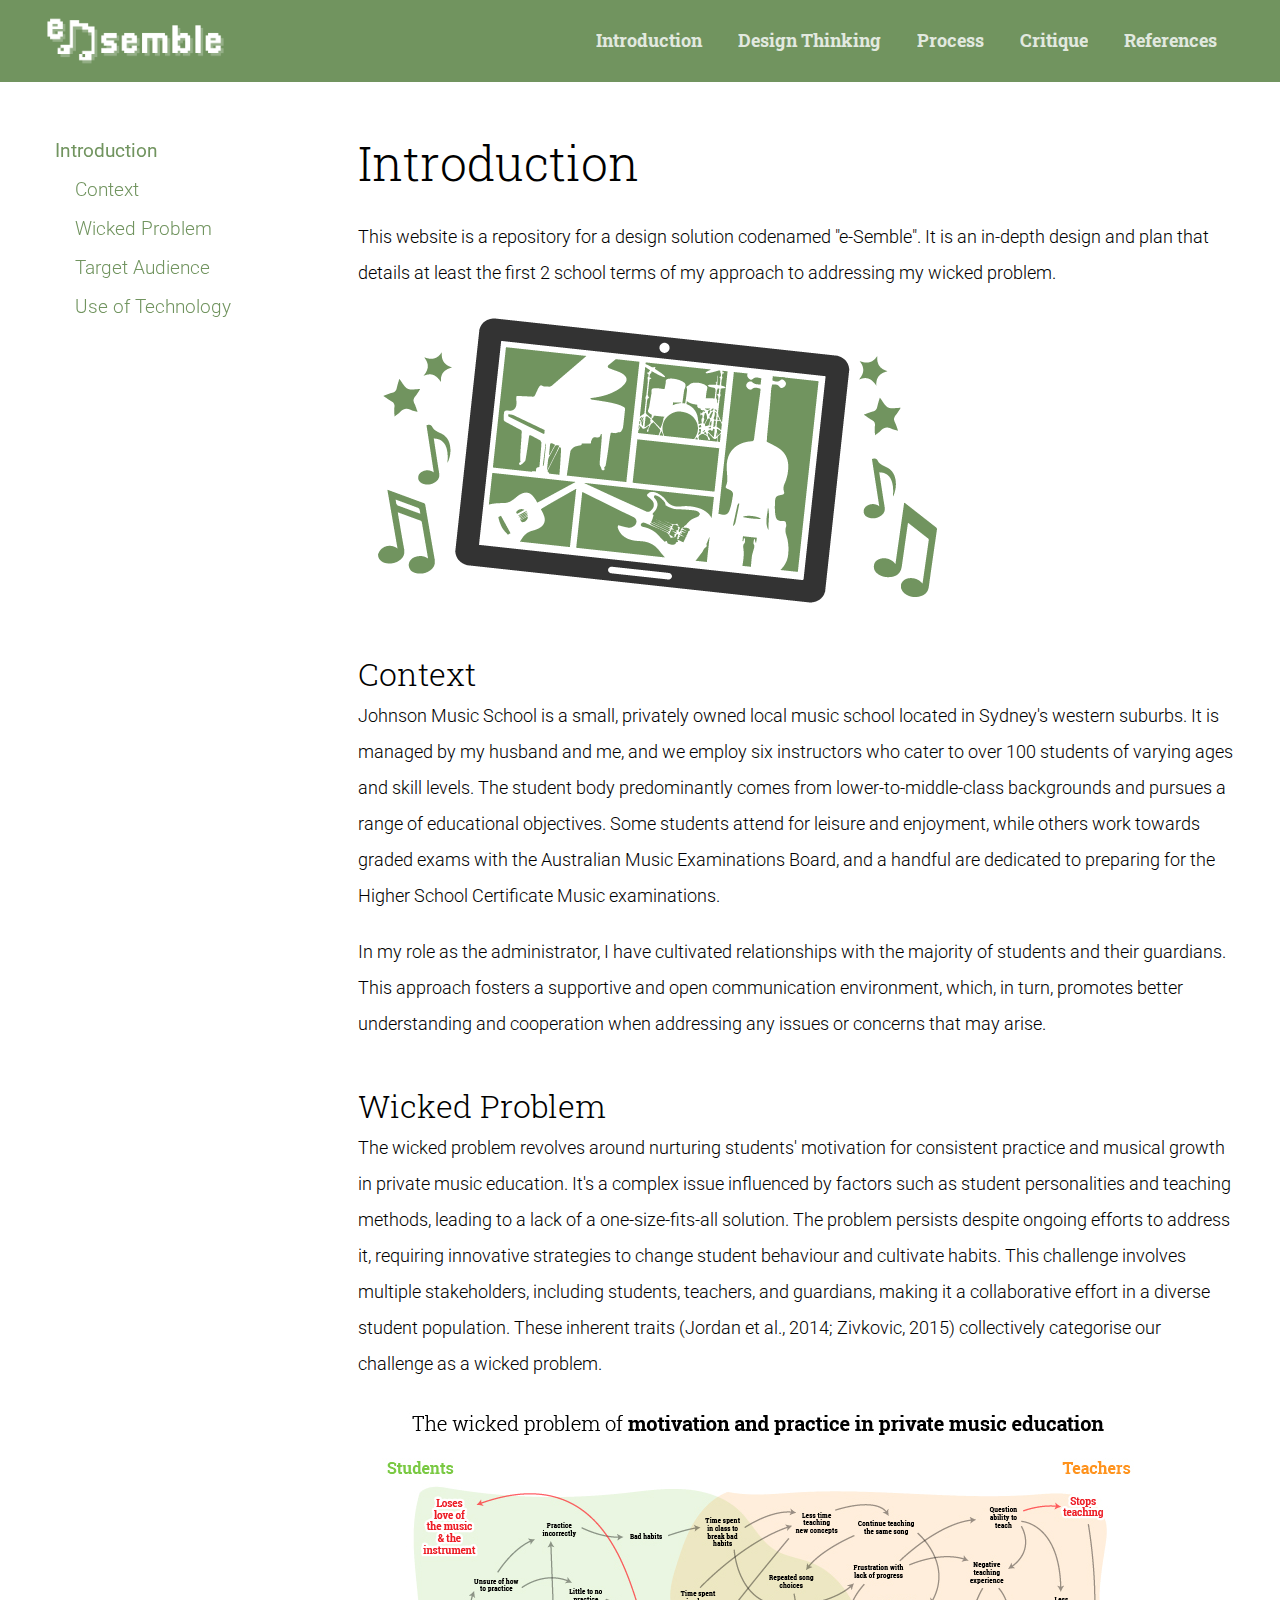
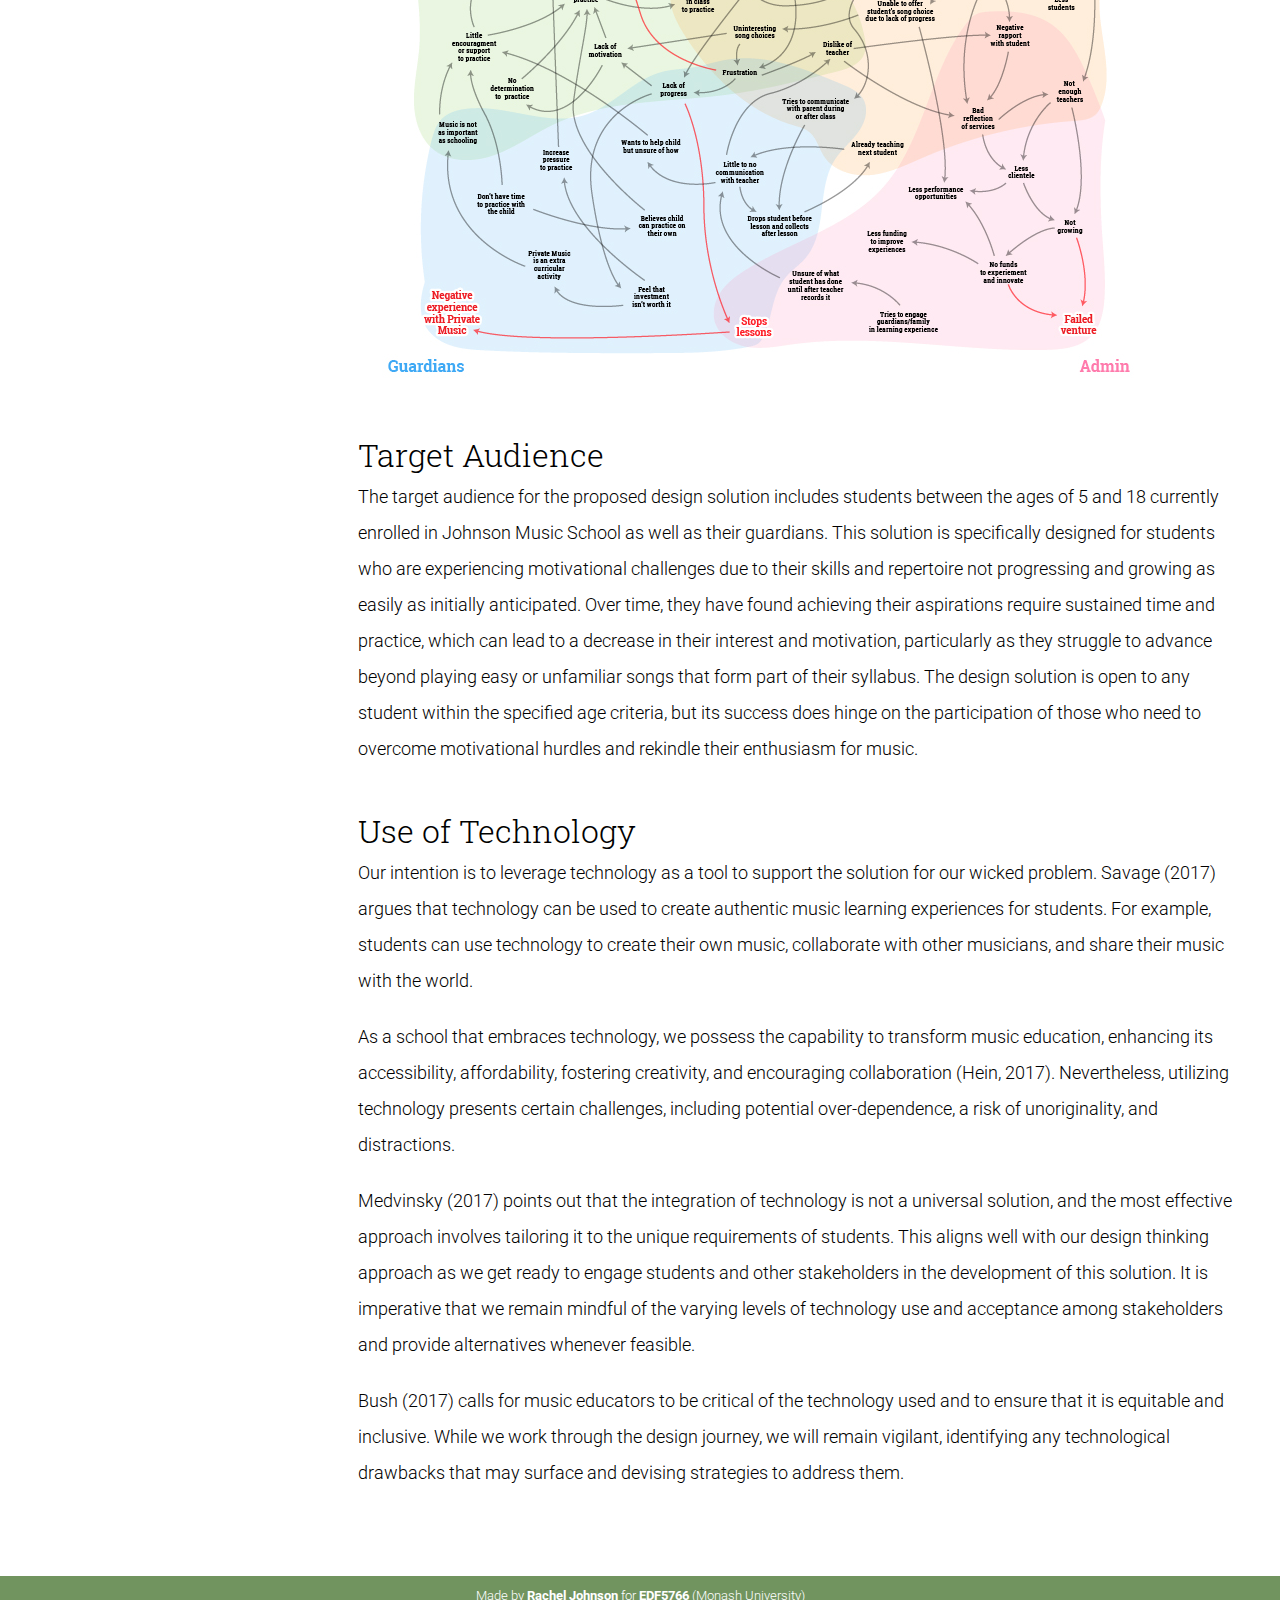
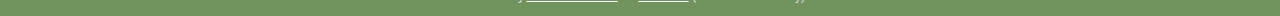
<file: index.html>
<!DOCTYPE html>
<html lang="en">
<head>
    <meta charset="UTF-8">
    <meta name="viewport" content="width=device-width, initial-scale=1.0">
    <meta http-equiv="X-UA-Compatible" content="ie=edge">
    <title>e-Semble - EDF5766</title>
    <link rel="stylesheet" href="./css/styles.css">
    <link rel="icon" type="image/png" href="favicon-32x32.png" sizes="32x32"/>
    <link rel="icon" type="image/png" href="favicon-16x16.png" sizes="16x16"/>

</head>
<body>
<div class="container">
    <header>
        <!-- header inputted by JS -->
    </header>
    <main>
        <aside>
            <div id="outline">
                <!-- outline inputted by JS -->
            </div>
        </aside>
        <article>
            <h1 id="introduction">Introduction</h1>
            <p>
                This website is a repository for a design solution codenamed "e-Semble". It is an in-depth design and
                plan that details at least the first 2 school terms of my approach to addressing my wicked problem.
            </p>
            <img src="img/esemble_1.png" alt="esemble"/>
            <h2 id="context">Context</h2>
            <p>
                Johnson Music School is a small, privately owned local music school located in Sydney's western suburbs. It is managed by my husband and me, and we employ six instructors who cater to over 100 students of varying ages and skill levels. The student body predominantly comes from lower-to-middle-class backgrounds and pursues a range of educational objectives. Some students attend for leisure and enjoyment, while others work towards graded exams with the Australian Music Examinations Board, and a handful are dedicated to preparing for the Higher School Certificate Music examinations.
            </p>
            <p>
                In my role as the administrator, I have cultivated relationships with the majority of students and their guardians. This approach fosters a supportive and open communication environment, which, in turn, promotes better understanding and cooperation when addressing any issues or concerns that may arise.
            </p>
            <h2 id="wicked-problem">Wicked Problem</h2>
            <p>
                The wicked problem revolves around nurturing students' motivation for consistent practice and musical growth in private music education. It's a complex issue influenced by factors such as student personalities and teaching methods, leading to a lack of a one-size-fits-all solution. The problem persists despite ongoing efforts to address it, requiring innovative strategies to change student behaviour and cultivate habits. This challenge involves multiple stakeholders, including students, teachers, and guardians, making it a collaborative effort in a diverse student population. These inherent traits (Jordan et al., 2014; Zivkovic, 2015) collectively categorise our challenge as a wicked problem.
            </p>
            <a href="img/wickedproblem-full.jpg"><img src="img/wickedproblem-thumb.jpg" alt="wicked problem map"/></a>
            <h2 id="target-audience">Target Audience</h2>
            <p>
                The target audience for the proposed design solution includes students between the ages of 5 and 18 currently enrolled in Johnson Music School as well as their guardians. This solution is specifically designed for students who are experiencing motivational challenges due to their skills and repertoire not progressing and growing as easily as initially anticipated. Over time, they have found achieving their aspirations require sustained time and practice, which can lead to a decrease in their interest and motivation, particularly as they struggle to advance beyond playing easy or unfamiliar songs that form part of their syllabus. The design solution is open to any student within the specified age criteria, but its success does hinge on the participation of those who need to overcome motivational hurdles and rekindle their enthusiasm for music.
            </p>
            <h2 id="use-of-technology">Use of Technology</h2>
            <p>
                Our intention is to leverage technology as a tool to support the solution for our wicked problem. Savage (2017) argues that technology can be used to create authentic music learning experiences for students. For example, students can use technology to create their own music, collaborate with other musicians, and share their music with the world.
            </p>
            <p>
                As a school that embraces technology, we possess the capability to transform music education, enhancing its accessibility, affordability, fostering creativity, and encouraging collaboration (Hein, 2017). Nevertheless, utilizing technology presents certain challenges, including potential over-dependence, a risk of unoriginality, and distractions.
            </p>
            <p>
                Medvinsky (2017) points out that the integration of technology is not a universal solution, and the most effective approach involves tailoring it to the unique requirements of students. This aligns well with our design thinking approach as we get ready to engage students and other stakeholders in the development of this solution. It is imperative that we remain mindful of the varying levels of technology use and acceptance among stakeholders and provide alternatives whenever feasible.
            </p>
            <p>
                Bush (2017) calls for music educators to be critical of the technology used and to ensure that it is equitable and inclusive. While we work through the design journey, we will remain vigilant, identifying any technological drawbacks that may surface and devising strategies to address them.
            </p>
        </article>
        <div id="back-to-top">
            <button id="top-button">↑</button>
        </div>
    </main>
    <footer>
        <!--footer inputted by JS-->
    </footer>
</div>

<script src="index.js"></script>
</body>
</html>
</file>
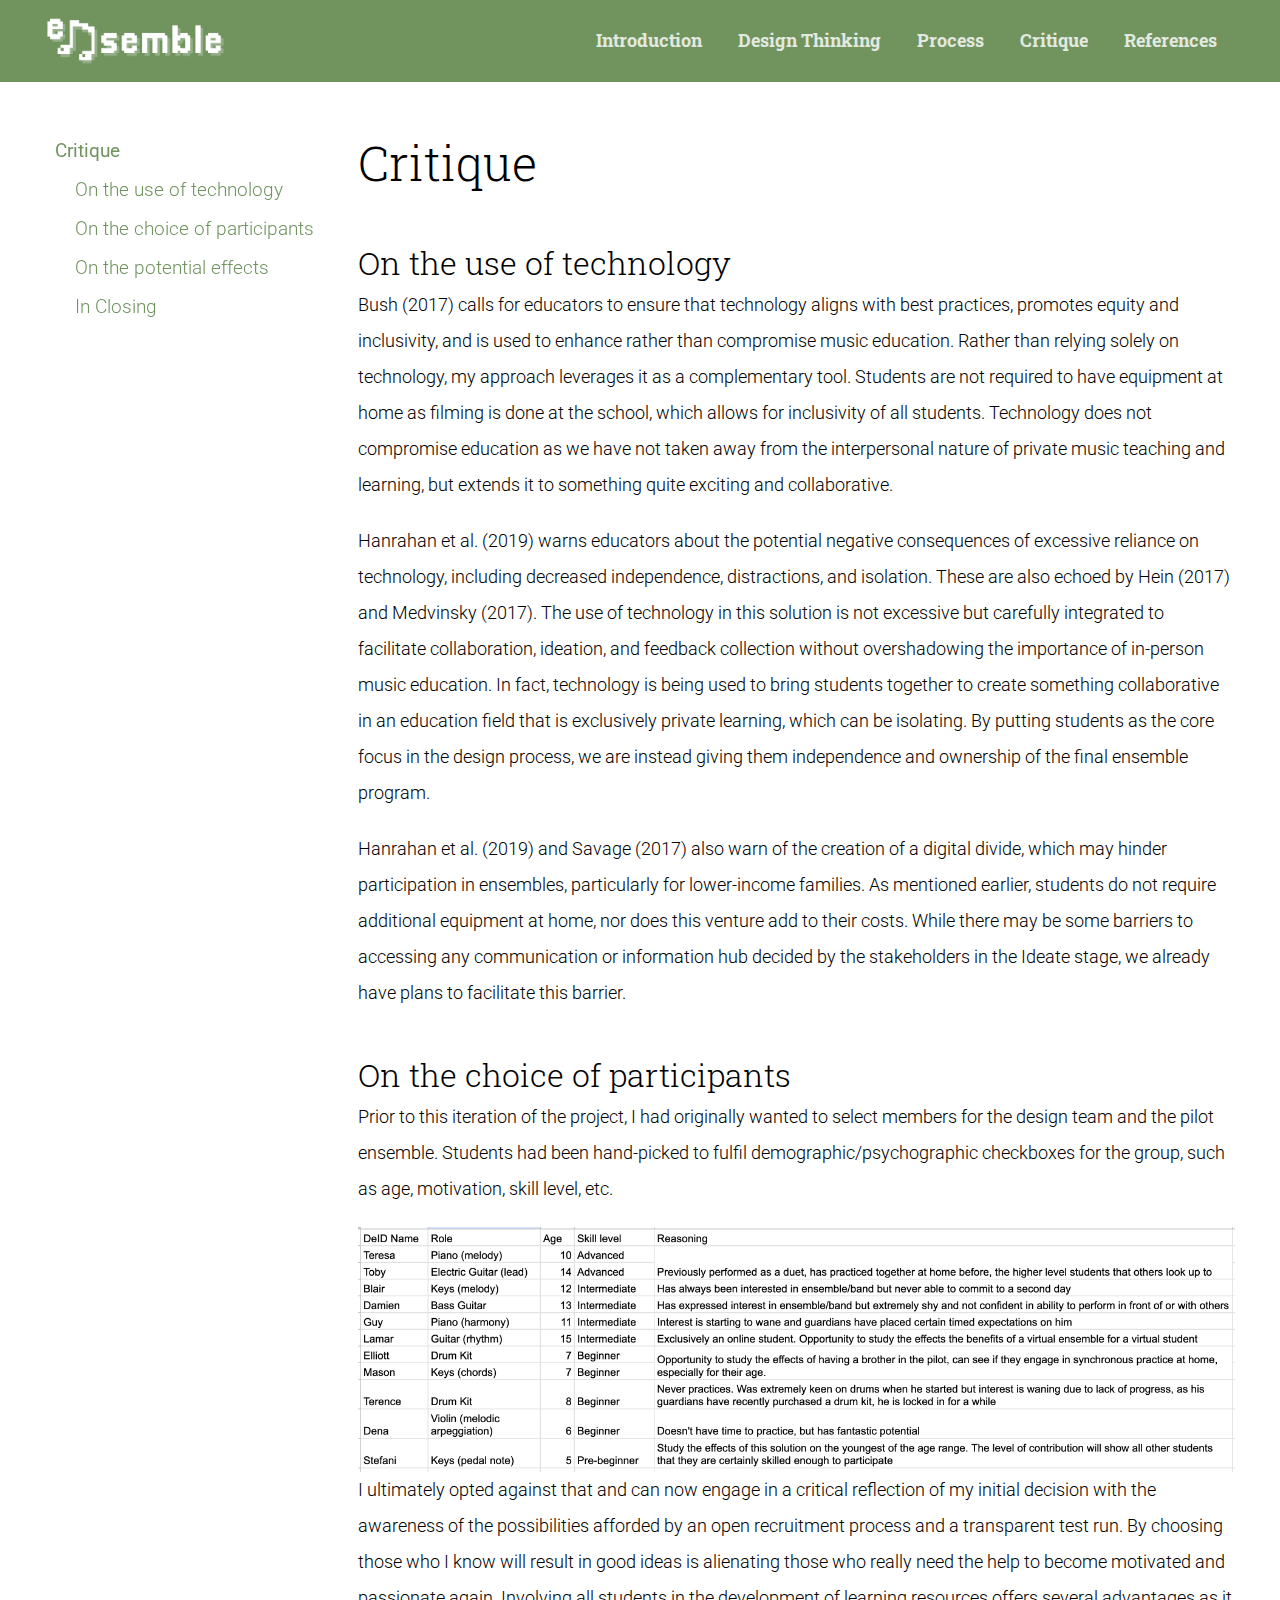
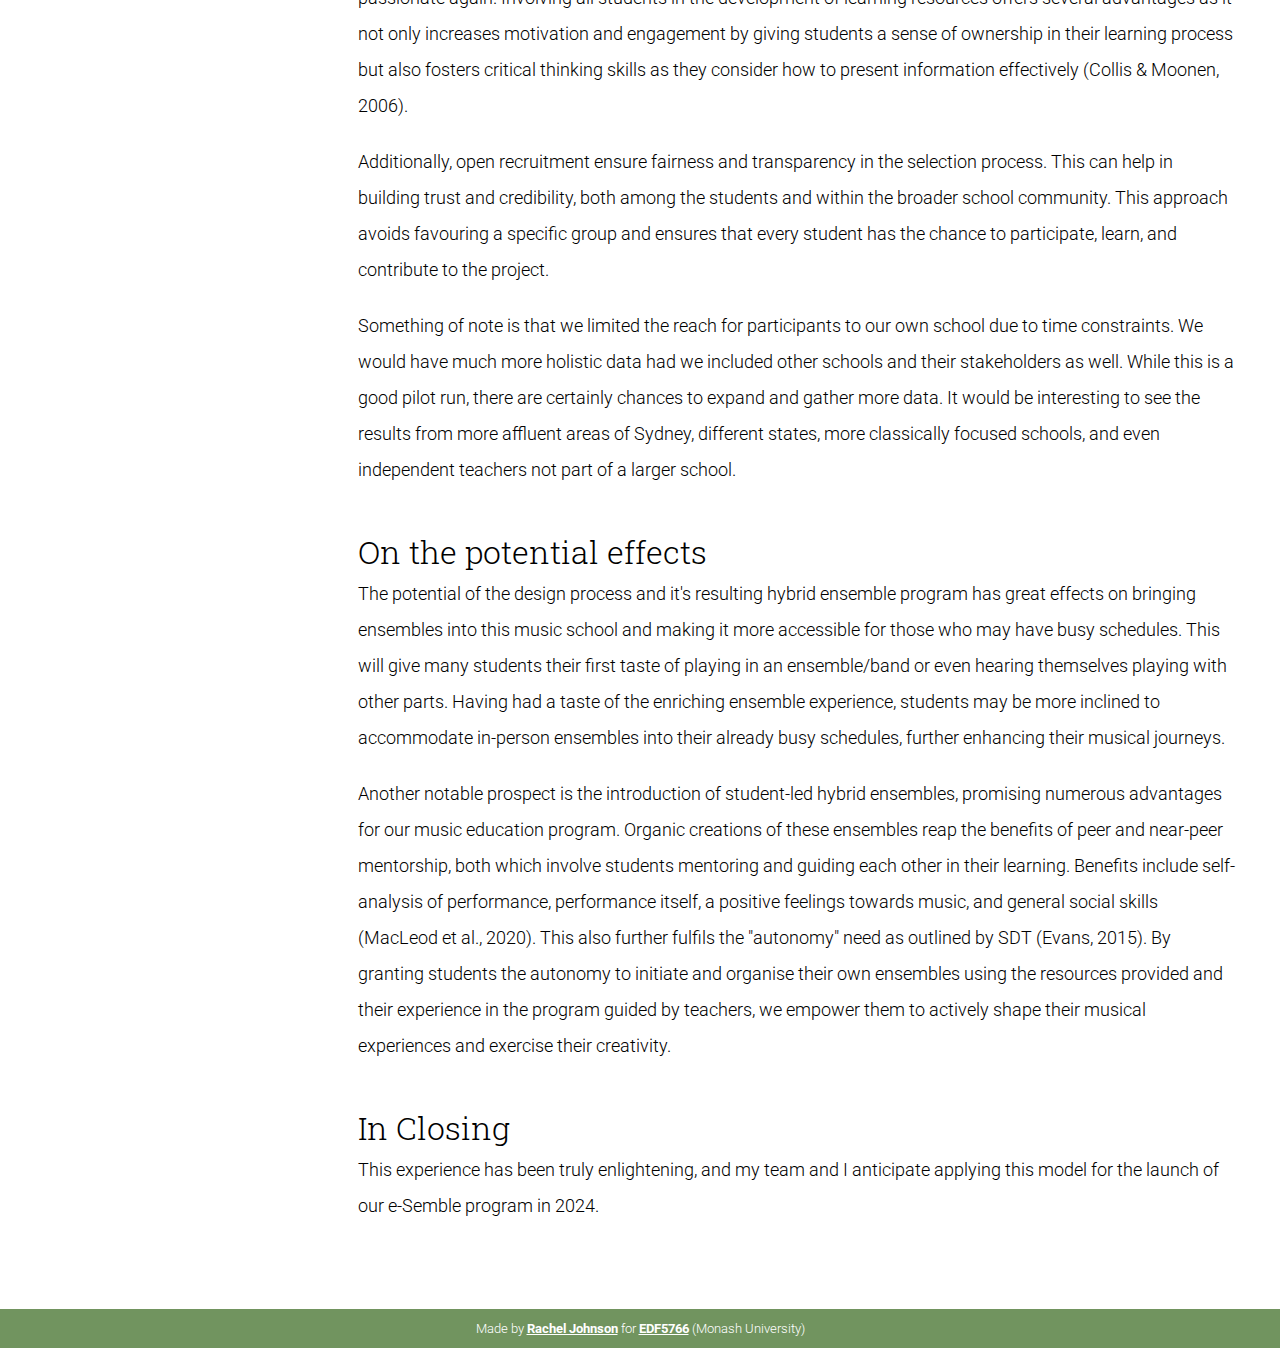
<file: critique.html>
<!DOCTYPE html>
<html lang="en">
<head>
    <meta charset="UTF-8">
    <meta name="viewport" content="width=device-width, initial-scale=1.0">
    <meta http-equiv="X-UA-Compatible" content="ie=edge">
    <title>e-Semble - EDF5766</title>
    <link rel="stylesheet" href="./css/styles.css">
    <link rel="icon" type="image/png" href="favicon-32x32.png" sizes="32x32"/>
    <link rel="icon" type="image/png" href="favicon-16x16.png" sizes="16x16"/>

</head>
<body>
<div class="container">
    <header>
        <!-- header inputted by JS -->
    </header>
    <main>
        <aside>
            <div id="outline">
                <!-- outline inputted by JS -->
            </div>
        </aside>
        <article>
            <h1 id="critique">Critique</h1>
            <h2 id="on-the-use-of-technology">On the use of technology</h2>
            <p>
                Bush (2017) calls for educators to ensure that technology aligns with best practices, promotes equity and inclusivity, and is used to enhance rather than compromise music education. Rather than relying solely on technology, my approach leverages it as a complementary tool. Students are not required to have equipment at home as filming is done at the school, which allows for inclusivity of all students. Technology does not compromise education as we have not taken away from the interpersonal nature of private music teaching and learning, but extends it to something quite exciting and collaborative.
            </p>
            <p>
                Hanrahan et al. (2019) warns educators about the potential negative consequences of excessive reliance on technology, including decreased independence, distractions, and isolation. These are also echoed by Hein (2017) and Medvinsky (2017). The use of technology in this solution is not excessive but carefully integrated to facilitate collaboration, ideation, and feedback collection without overshadowing the importance of in-person music education. In fact, technology is being used to bring students together to create something collaborative in an education field that is exclusively private learning, which can be isolating. By putting students as the core focus in the design process, we are instead giving them independence and ownership of the final ensemble program.
            </p>
            <p>
                Hanrahan et al. (2019) and Savage (2017) also warn of the creation of a digital divide, which may hinder participation in ensembles, particularly for lower-income families. As mentioned earlier, students do not require additional equipment at home, nor does this venture add to their costs. While there may be some barriers to accessing any communication or information hub decided by the stakeholders in the Ideate stage, we already have plans to facilitate this barrier.
            </p>
            <h2 id="on-the-choice-of-participants">On the choice of participants</h2>
            <p>
                Prior to this iteration of the project, I had originally wanted to select members for the design team and the pilot ensemble. Students had been hand-picked to fulfil demographic/psychographic checkboxes for the group, such as age, motivation, skill level, etc.
            </p>
            <img src="img/og_team.png" alt="original design and test team"/>
            <p>
                I ultimately opted against that and can now engage in a critical reflection of my initial decision with the awareness of the possibilities afforded by an open recruitment process and a transparent test run. By choosing those who I know will result in good ideas is alienating those who really need the help to become motivated and passionate again. Involving all students in the development of learning resources offers several advantages as it not only increases motivation and engagement by giving students a sense of ownership in their learning process but also fosters critical thinking skills as they consider how to present information effectively (Collis & Moonen, 2006).
            </p>
            <p>
                Additionally, open recruitment ensure fairness and transparency in the selection process. This can help in building trust and credibility, both among the students and within the broader school community. This approach avoids favouring a specific group and ensures that every student has the chance to participate, learn, and contribute to the project.
            </p>
            <p>
                Something of note is that we limited the reach for participants to our own school due to time constraints. We would have much more holistic data had we included other schools and their stakeholders as well. While this is a good pilot run, there are certainly chances to expand and gather more data. It would be interesting to see the results from more affluent areas of Sydney, different states, more classically focused schools, and even independent teachers not part of a larger school.
            </p>
            <h2 id="on-the-potential-effects">On the potential effects</h2>
            <p>
                The potential of the design process and it's resulting hybrid ensemble program has great effects on bringing ensembles into this music school and making it more accessible for those who may have busy schedules. This will give many students their first taste of playing in an ensemble/band or even hearing themselves playing with other parts. Having had a taste of the enriching ensemble experience, students may be more inclined to accommodate in-person ensembles into their already busy schedules, further enhancing their musical journeys.
            </p>
            <p>
                Another notable prospect is the introduction of student-led hybrid
                ensembles, promising numerous advantages for our music education
                program. Organic creations of these ensembles reap the benefits of peer
                and near-peer mentorship, both which involve students mentoring and
                guiding each other in their learning. Benefits include self-analysis of
                performance, performance itself, a positive feelings towards music, and
                general social skills (MacLeod et al., 2020). This also further fulfils
                the "autonomy" need as outlined by SDT (Evans, 2015). By granting
                students the autonomy to initiate and organise their own ensembles using
                the resources provided and their experience in the program guided by
                teachers, we empower them to actively shape their musical experiences
                and exercise their creativity.
            </p>
            <h2 id="in-closing">In Closing</h2>
            <p>This experience has been truly enlightening, and my team and I anticipate applying this model for the launch of our e-Semble program in 2024.</p>
        </article>
        <div id="back-to-top">
            <button id="top-button">↑</button>
        </div>
    </main>
    <footer>
        <!--footer inputted by JS-->
    </footer>
</div>

<script src="index.js"></script>
</body>
</html>
</file>
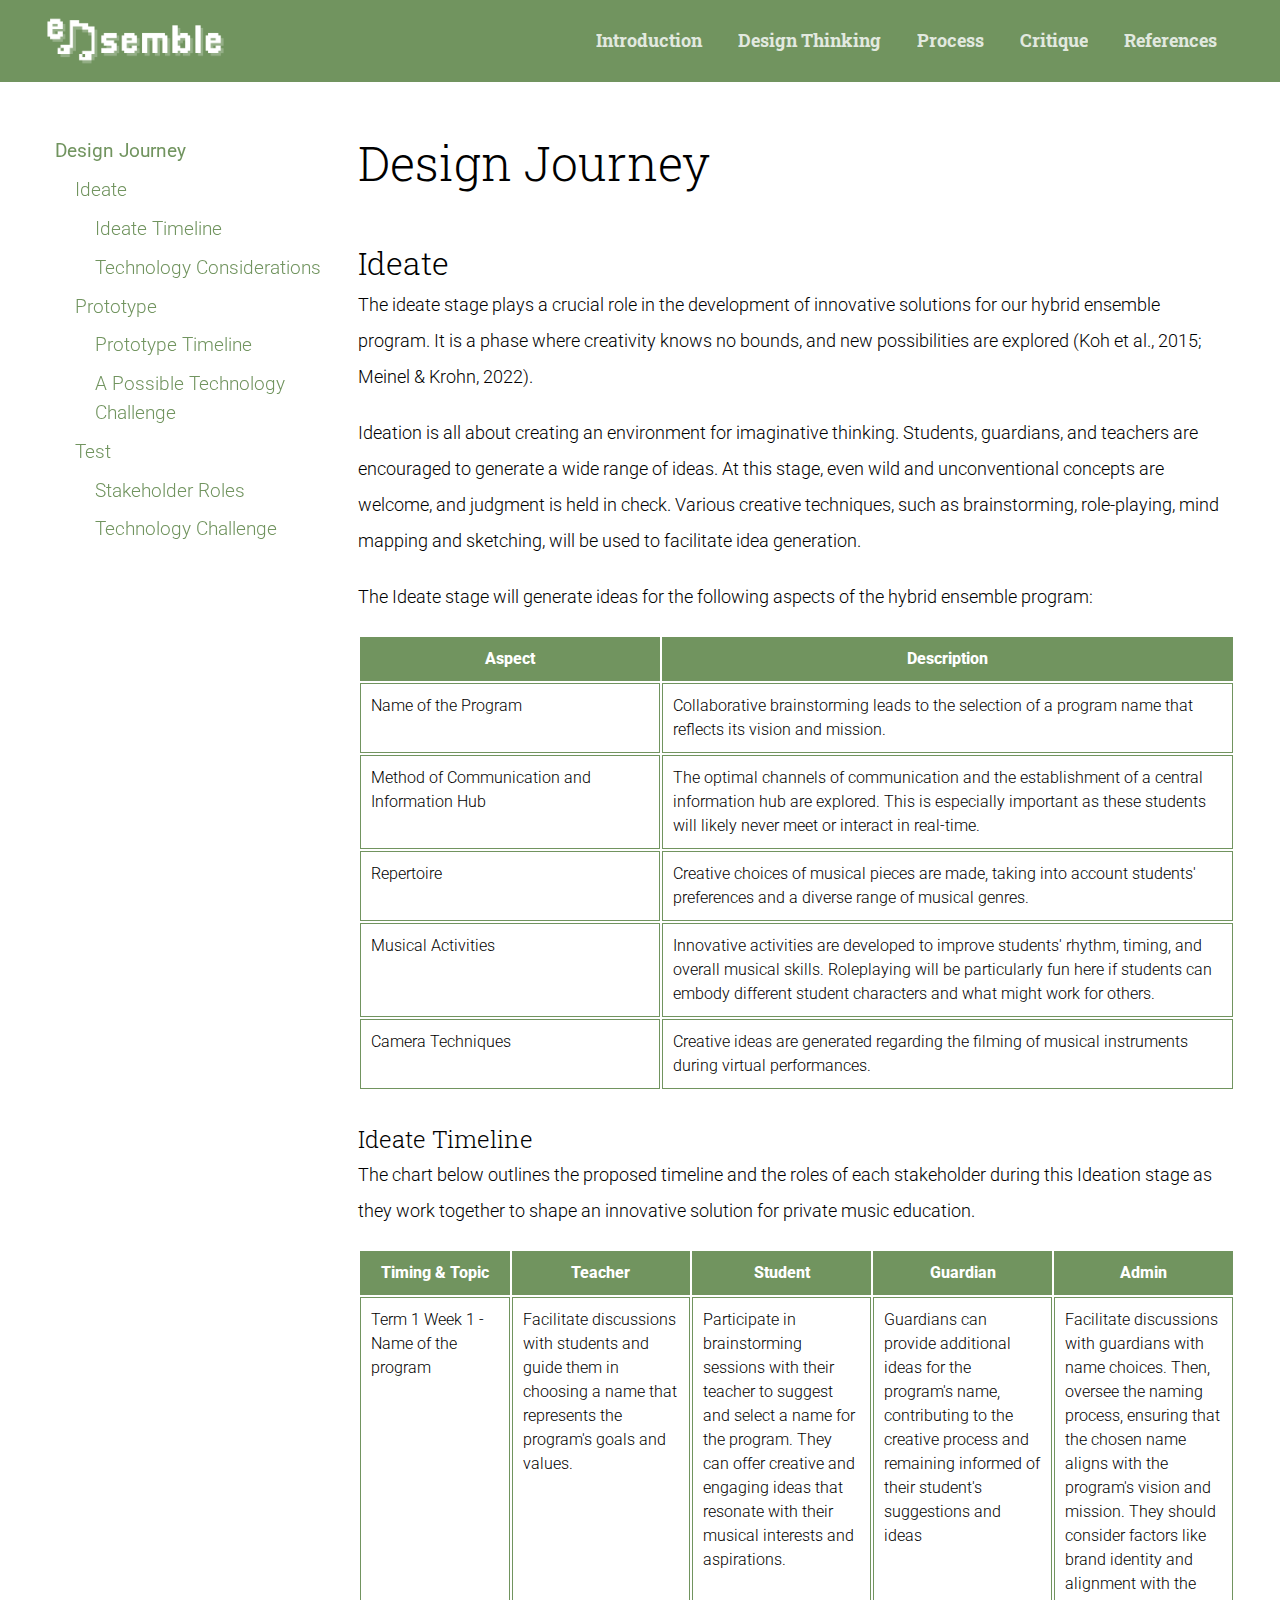
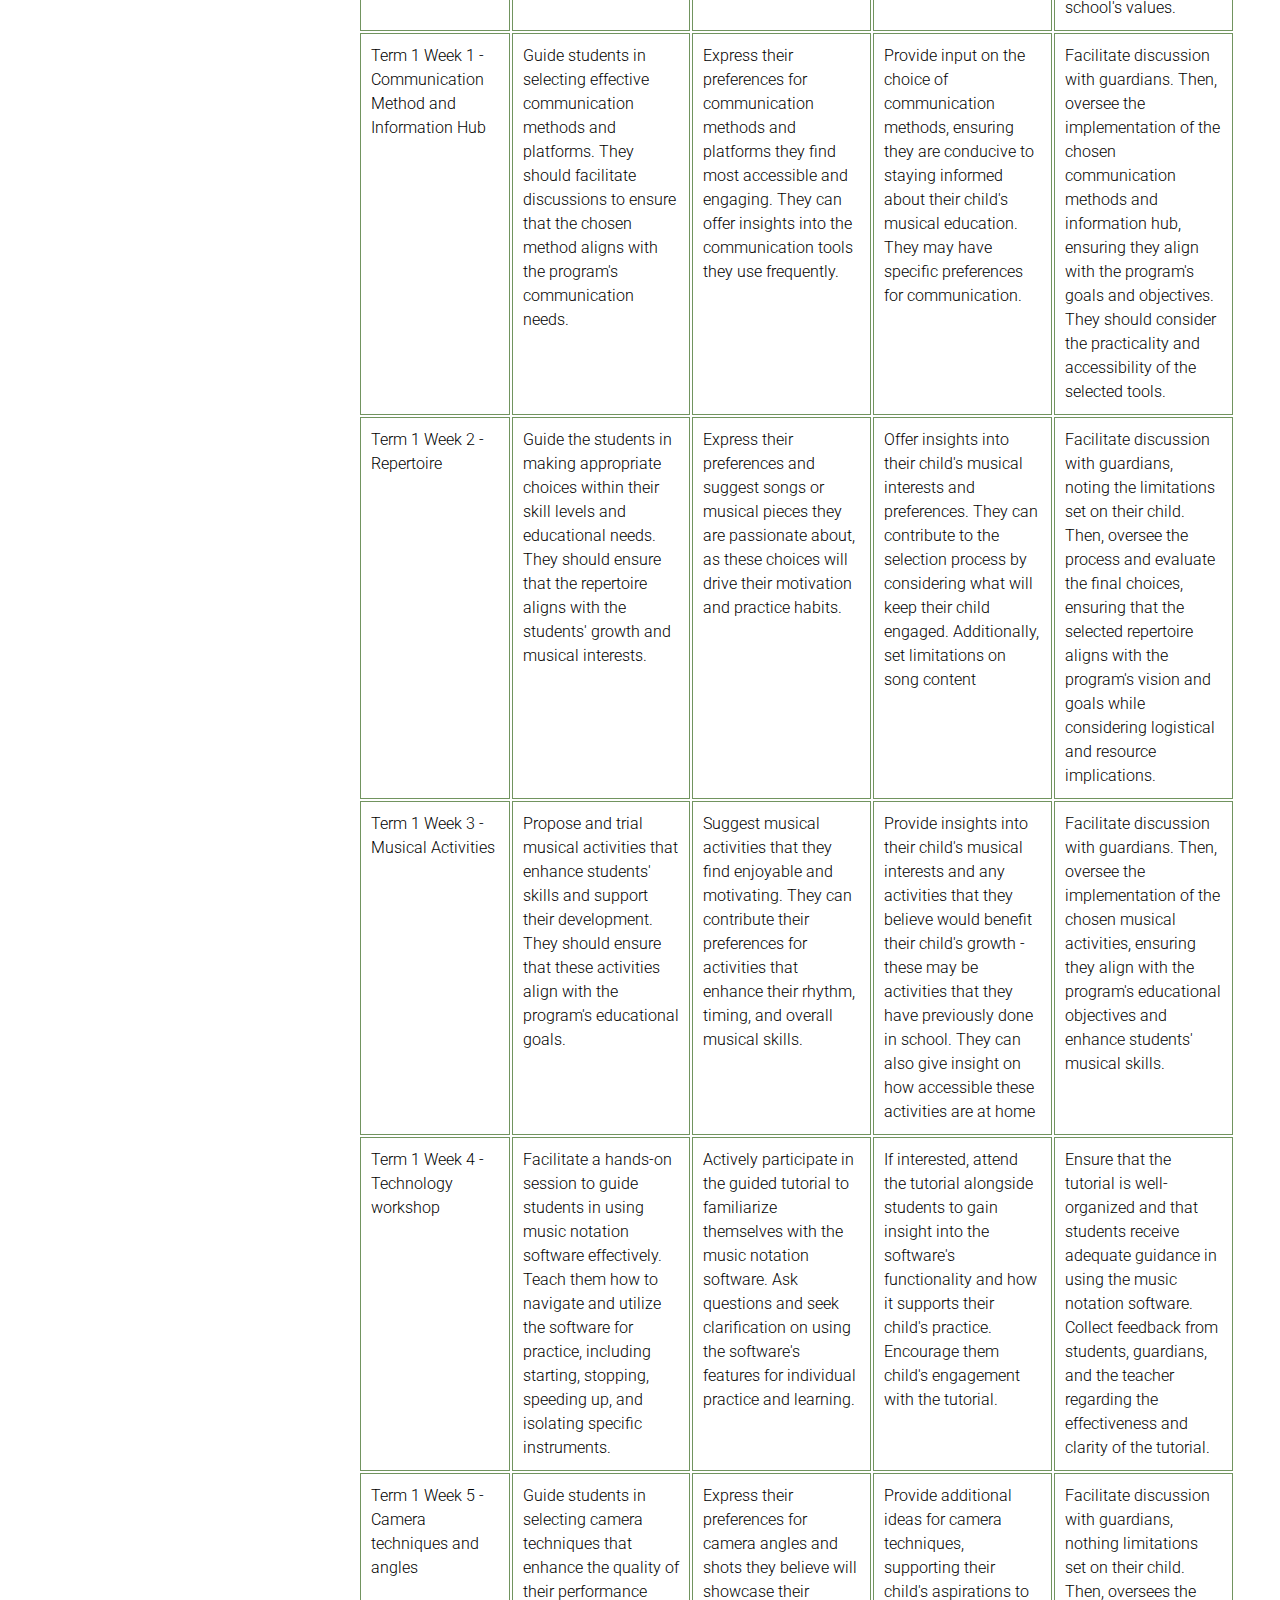
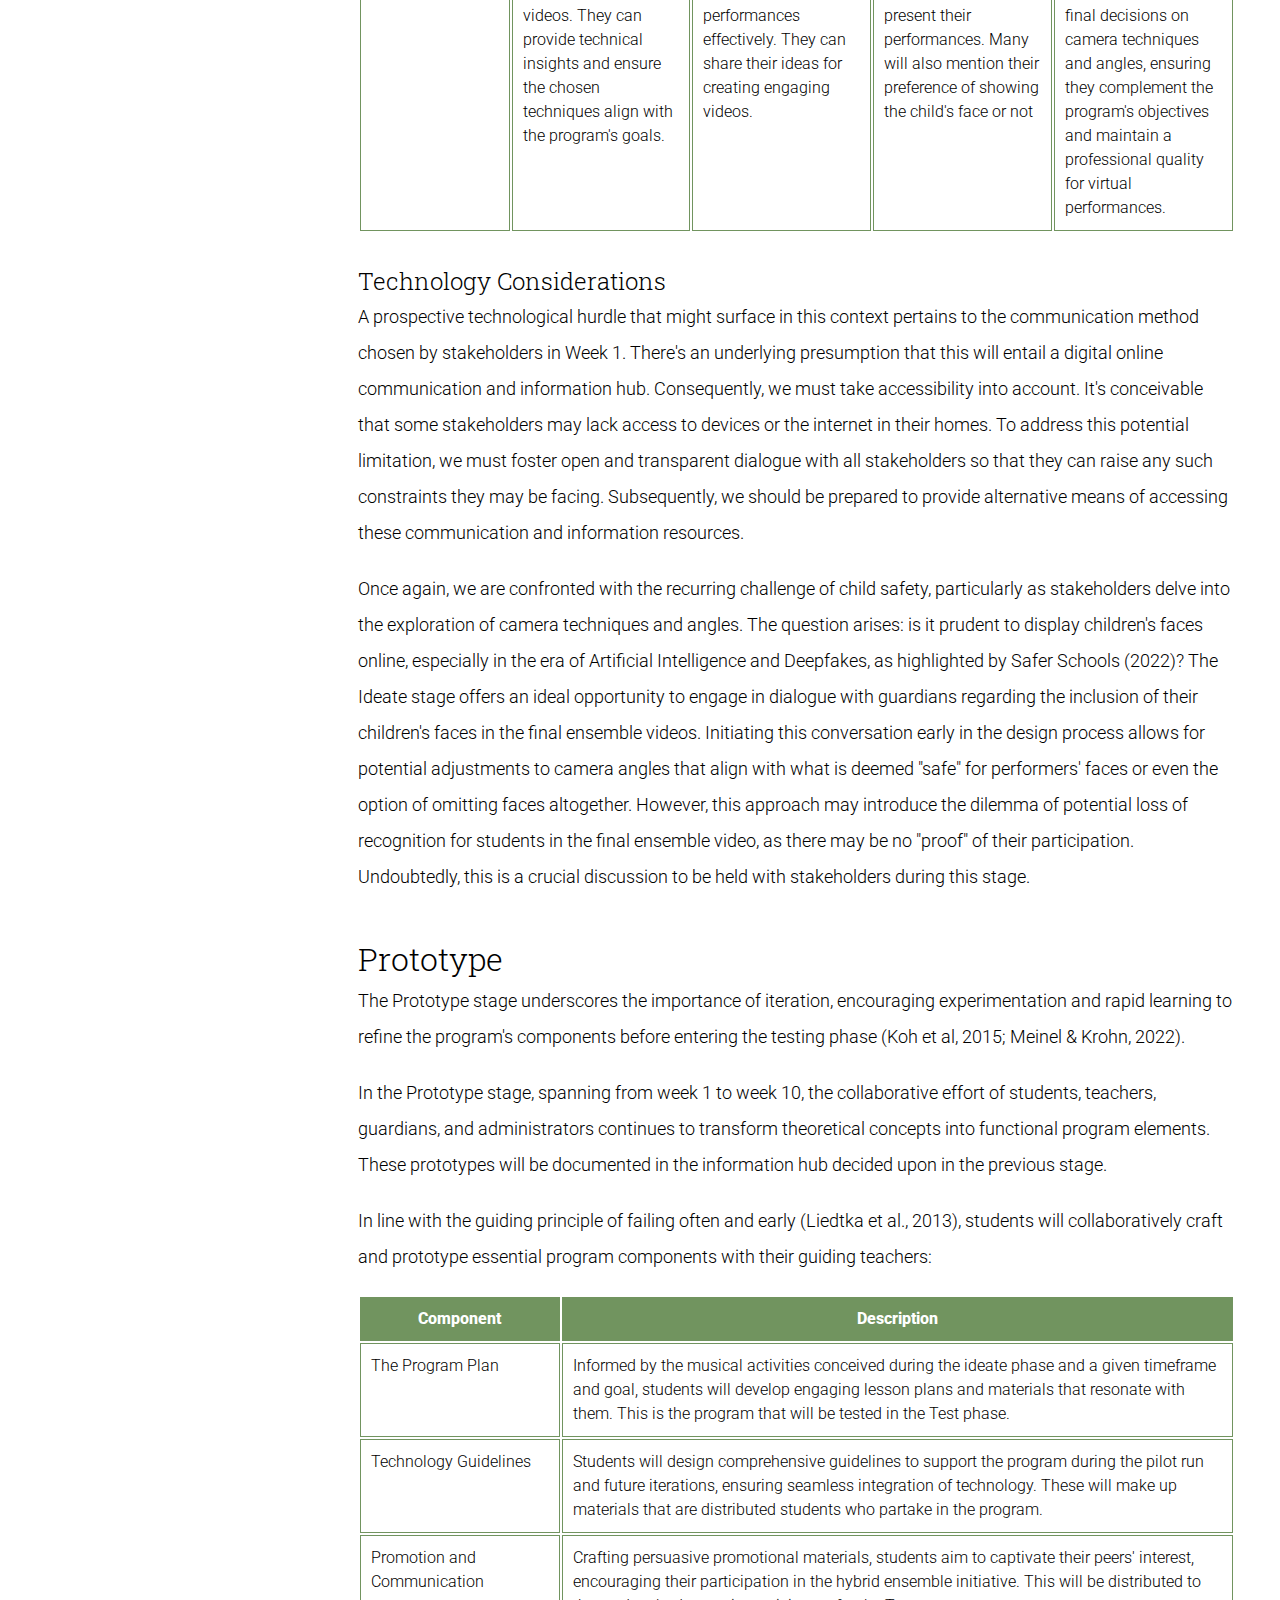
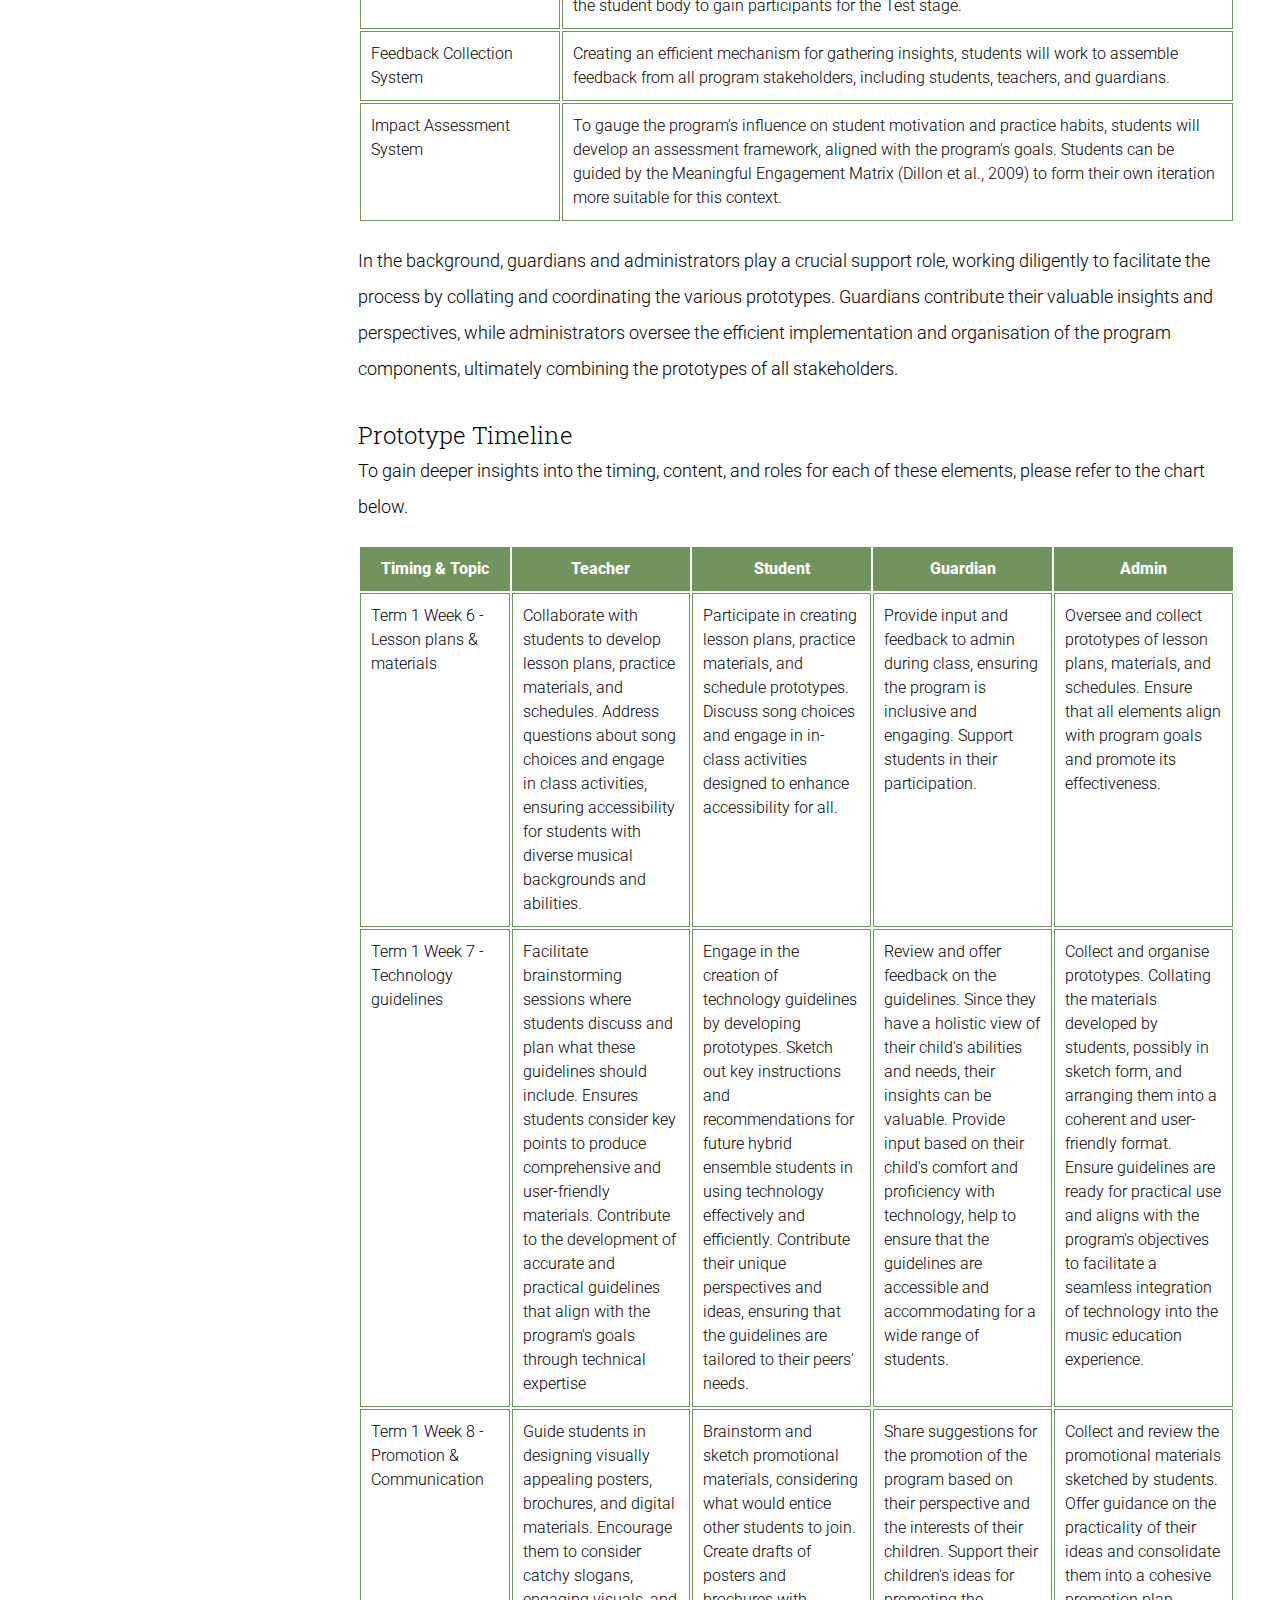
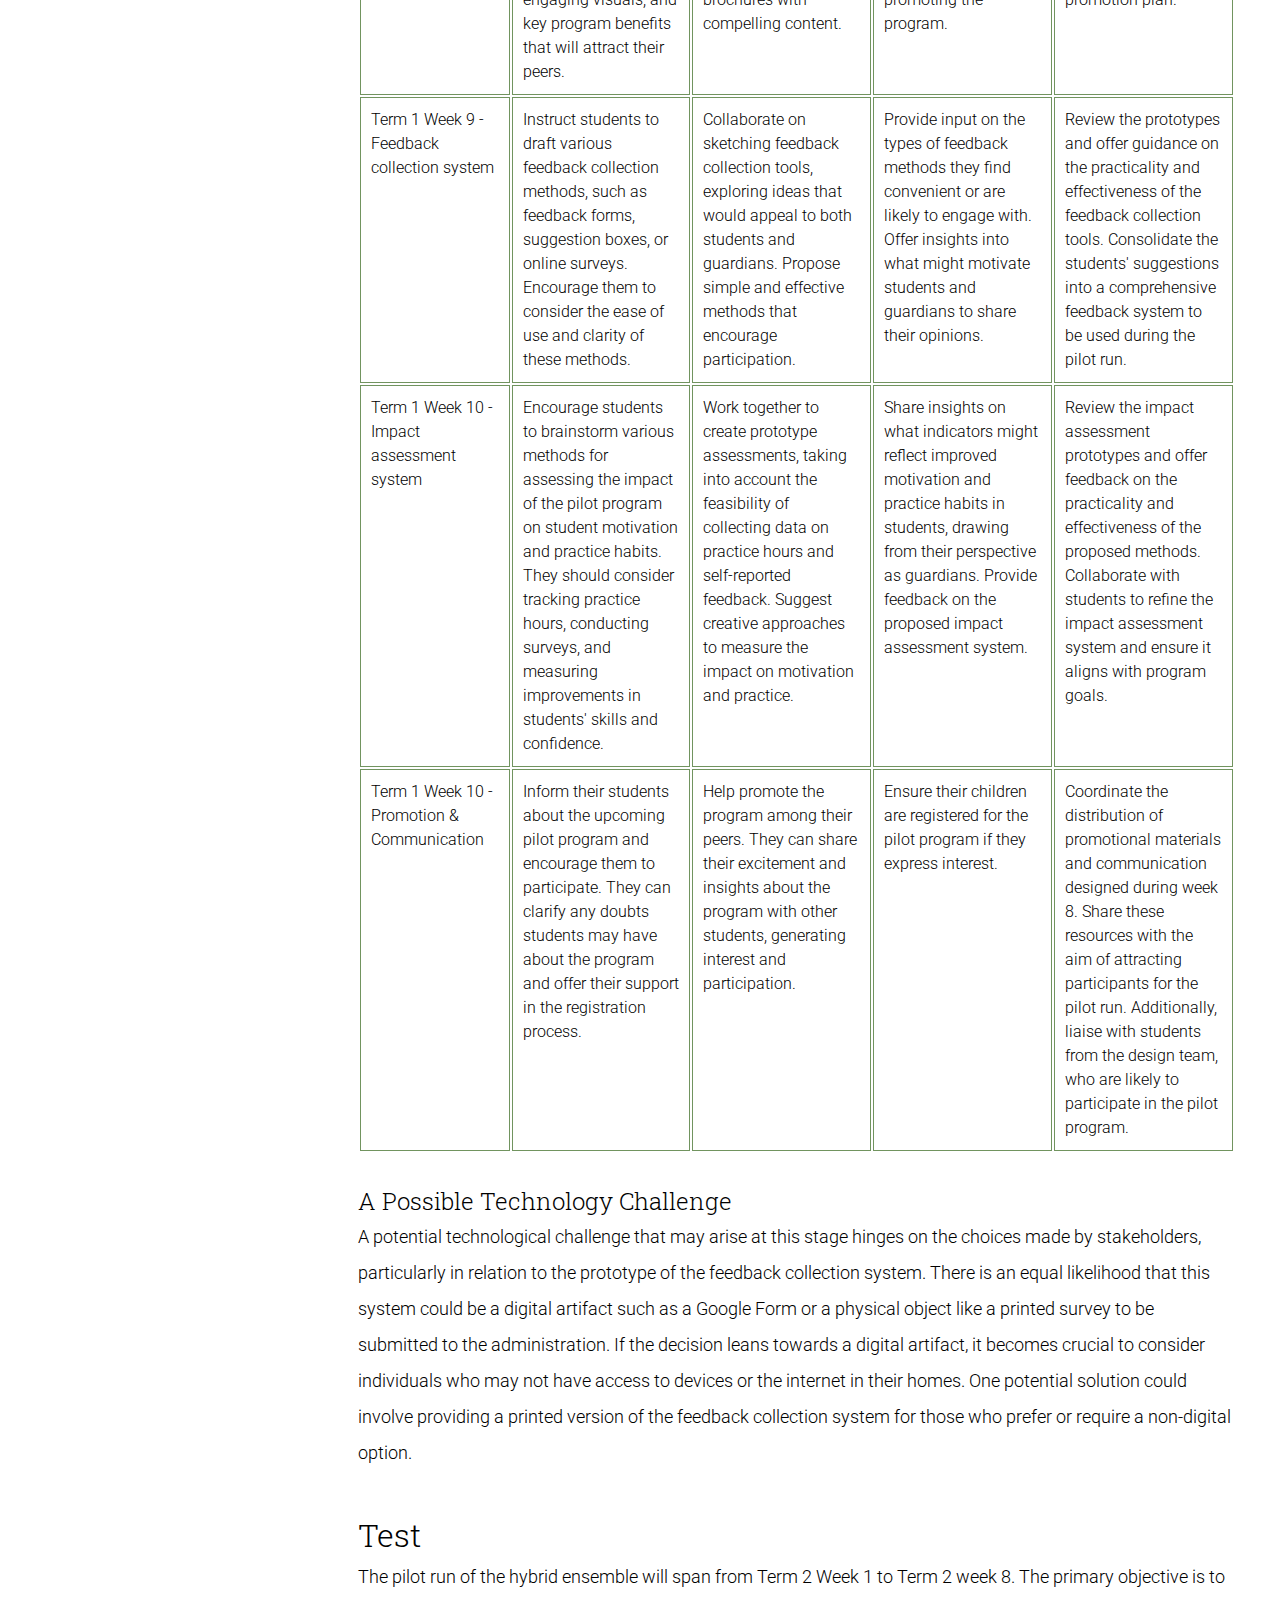
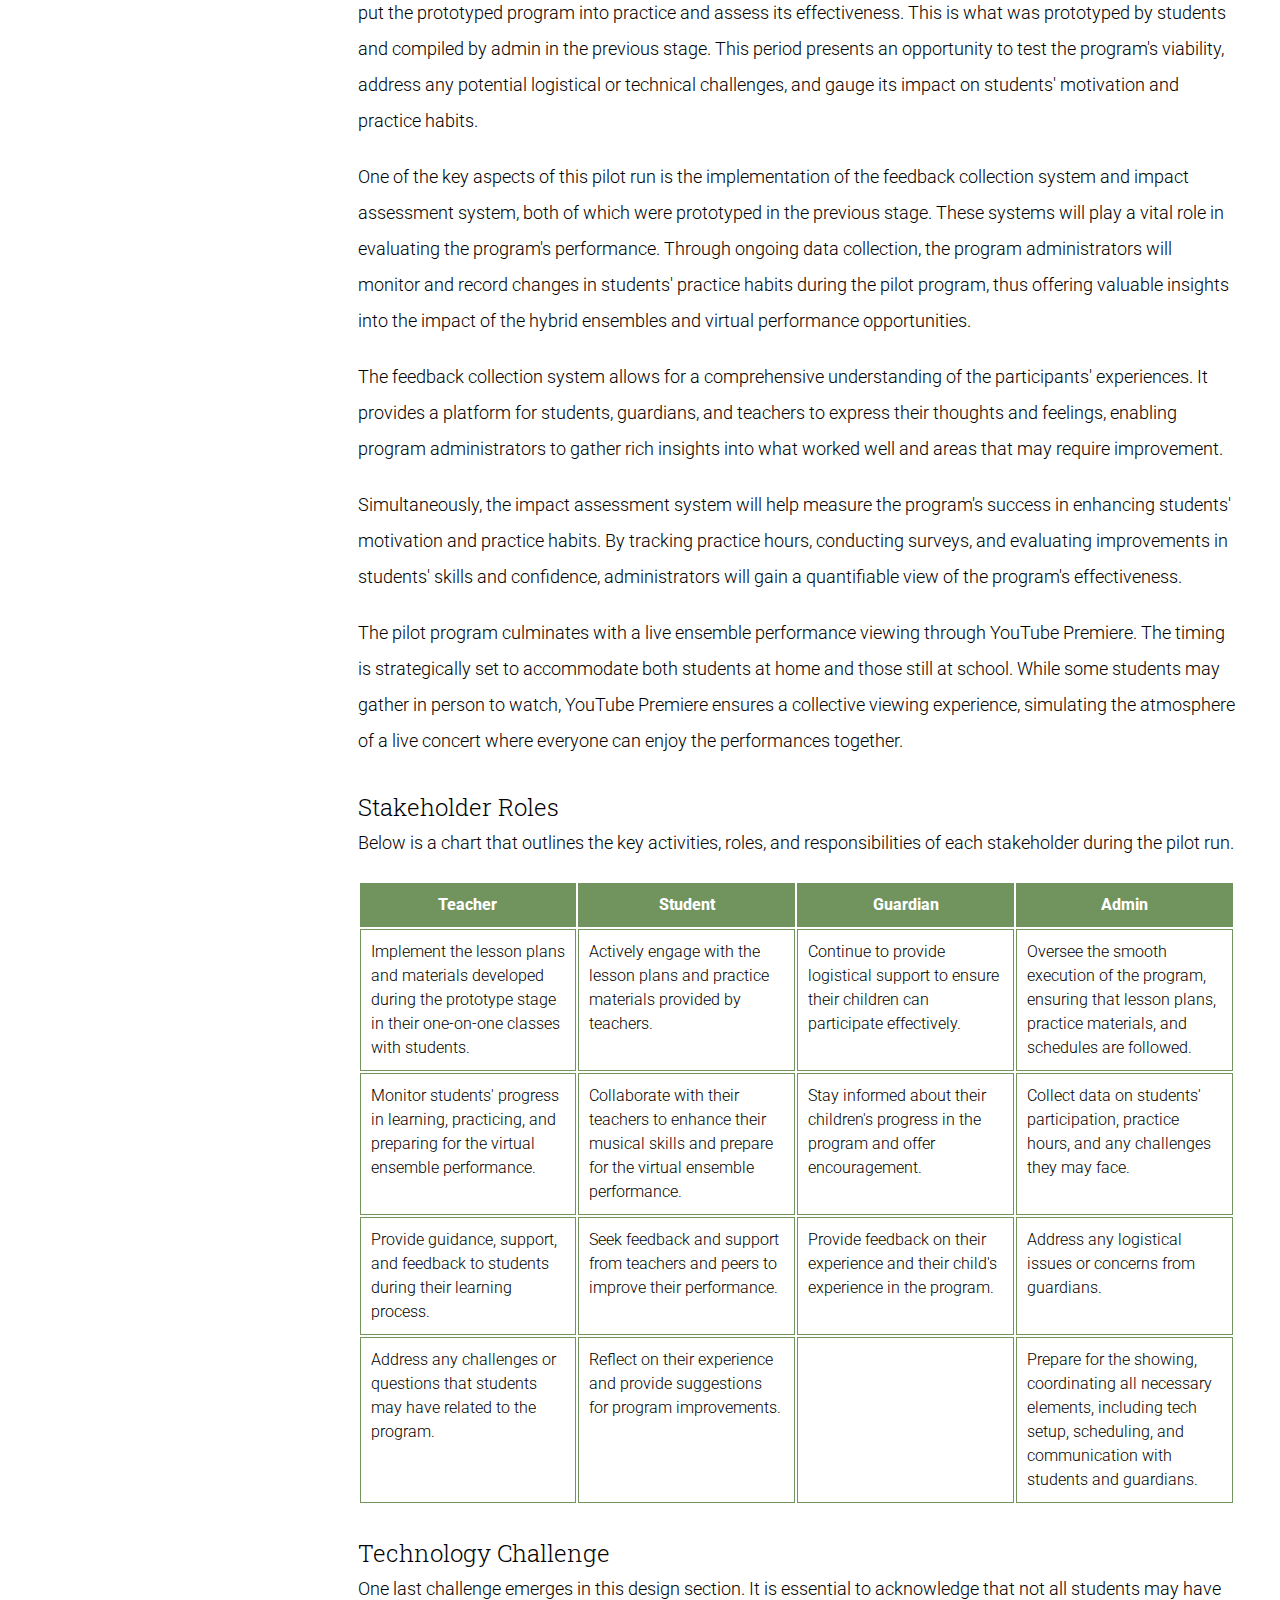
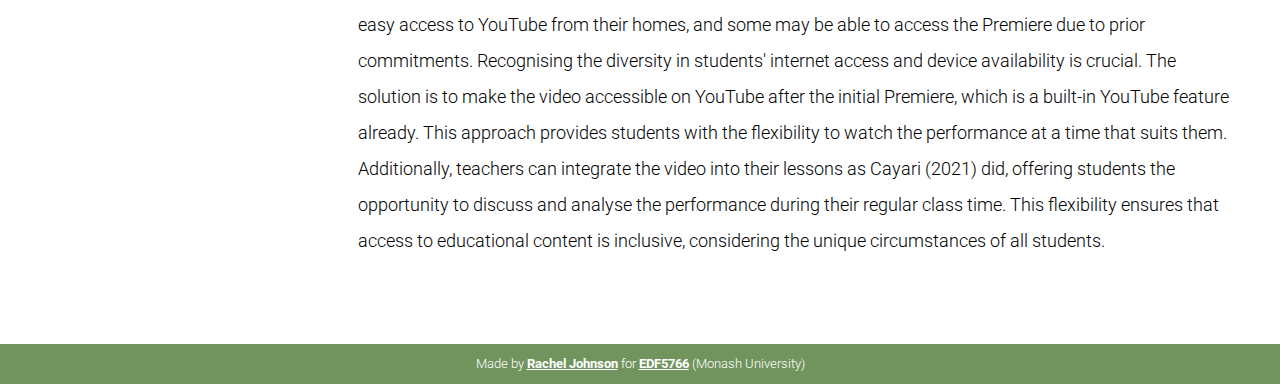
<file: design-journey.html>
<!DOCTYPE html>
<html lang="en">
<head>
    <meta charset="UTF-8">
    <meta name="viewport" content="width=device-width, initial-scale=1.0">
    <meta http-equiv="X-UA-Compatible" content="ie=edge">
    <title>e-Semble - EDF5766</title>
    <link rel="stylesheet" href="./css/styles.css">
    <link rel="icon" type="image/png" href="favicon-32x32.png" sizes="32x32"/>
    <link rel="icon" type="image/png" href="favicon-16x16.png" sizes="16x16"/>

</head>
<body>
<div class="container">
    <header>
        <!-- header inputted by JS -->
    </header>
    <main>
        <aside>
            <div id="outline">
                <!-- outline inputted by JS -->
            </div>
        </aside>
        <article>
            <h1 id="design-journey">Design Journey</h1>
            <h2 id="ideate">Ideate</h2>
            <p>
                The ideate stage plays a crucial role in the development of innovative solutions for our hybrid ensemble program. It is a phase where creativity knows no bounds, and new possibilities are explored (Koh et al., 2015; Meinel & Krohn, 2022).
            </p>
            <p>
                Ideation is all about creating an environment for imaginative thinking. Students, guardians, and teachers are encouraged to generate a wide range of ideas. At this stage, even wild and unconventional concepts are welcome, and judgment is held in check. Various creative techniques, such as brainstorming, role-playing, mind mapping and sketching, will be used to facilitate idea generation.
            </p>
            <p>
                The Ideate stage will generate ideas for the following aspects of the hybrid ensemble program:
            </p>
            <table>
                <thead>
                <tr>
                    <th style="width:300px">Aspect</th>
                    <th>Description</th>
                </tr>
                </thead>
                <tr>
                    <td>Name of the Program</td>
                    <td>Collaborative brainstorming leads to the selection of a program name that reflects its vision and mission.</td>
                </tr>
                <tr>
                    <td>Method of Communication and Information Hub</td>
                    <td>The optimal channels of communication and the establishment of a central information hub are explored. This is especially important as these students will likely never meet or interact in real-time.</td>
                </tr>
                <tr>
                    <td>Repertoire</td>
                    <td>Creative choices of musical pieces are made, taking into account students' preferences and a diverse range of musical genres.</td>
                </tr>
                <tr>
                    <td>Musical Activities</td>
                    <td>Innovative activities are developed to improve students' rhythm, timing, and overall musical skills. Roleplaying will be particularly fun here if students can embody different student characters and what might work for others.</td>
                </tr>
                <tr>
                    <td>Camera Techniques</td>
                    <td>Creative ideas are generated regarding the filming of musical instruments during virtual performances.</td>
                </tr>
            </table>

            <h3 id="ideate-timeline">Ideate Timeline</h3>
            <p>
                The chart below outlines the proposed timeline and the roles of each stakeholder during this Ideation stage as they work together to shape an innovative solution for private music education.
            </p>
            <table>
                <thead>
                <tr>
                    <th style="width:150px">Timing &amp; Topic</th>
                    <th>Teacher</th>
                    <th>Student</th>
                    <th>Guardian</th>
                    <th>Admin</th>
                </tr>
                </thead>
                <tbody>
                <tr>
                    <td>Term 1 Week 1 - Name of the program</td>
                    <td>Facilitate discussions with students and guide them in choosing a name that represents the program's goals and values.</td>
                    <td>Participate in brainstorming sessions with their teacher to suggest and select a name for the program. They can offer creative and engaging ideas that resonate with their musical interests and aspirations.</td>
                    <td>Guardians can provide additional ideas for the program's name, contributing to the creative process and remaining informed of their student's suggestions and ideas </td>
                    <td>Facilitate discussions with guardians with name choices. Then, oversee the naming process, ensuring that the chosen name aligns with the program's vision and mission. They should consider factors like brand identity and alignment with the school's values.</td>
                </tr>
                <tr>
                    <td>Term 1 Week 1 - Communication Method and Information Hub</td>
                    <td>Guide students in selecting effective communication methods and platforms. They should facilitate discussions to ensure that the chosen method aligns with the program's communication needs.</td>
                    <td>Express their preferences for communication methods and platforms they find most accessible and engaging. They can offer insights into the communication tools they use frequently.</td>
                    <td>Provide input on the choice of communication methods, ensuring they are conducive to staying informed about their child's musical education. They may have specific preferences for communication.</td>
                    <td>Facilitate discussion with guardians. Then, oversee the implementation of the chosen communication methods and information hub, ensuring they align with the program's goals and objectives. They should consider the practicality and accessibility of the selected tools.</td>
                </tr>
                <tr>
                    <td>Term 1 Week 2 - Repertoire</td>
                    <td>Guide the students in making appropriate choices within their skill levels and educational needs. They should ensure that the repertoire aligns with the students' growth and musical interests.</td>
                    <td>Express their preferences and suggest songs or musical pieces they are passionate about, as these choices will drive their motivation and practice habits.</td>
                    <td>Offer insights into their child's musical interests and preferences. They can contribute to the selection process by considering what will keep their child engaged. Additionally, set limitations on song content</td>
                    <td>Facilitate discussion with guardians, noting the limitations set on their child. Then, oversee the process and evaluate the final choices, ensuring that the selected repertoire aligns with the program's vision and goals while considering logistical and resource implications.</td>
                </tr>
                <tr>
                    <td>Term 1 Week 3 - Musical Activities</td>
                    <td>Propose and trial musical activities that enhance students' skills and support their development. They should ensure that these activities align with the program's educational goals.</td>
                    <td>Suggest musical activities that they find enjoyable and motivating. They can contribute their preferences for activities that enhance their rhythm, timing, and overall musical skills.</td>
                    <td>Provide insights into their child's musical interests and any activities that they believe would benefit their child's growth - these may be activities that they have previously done in school. They can also give insight on how accessible these activities are at home</td>
                    <td>Facilitate discussion with guardians. Then, oversee the implementation of the chosen musical activities, ensuring they align with the program's educational objectives and enhance students' musical skills.</td>
                </tr>
                <tr>
                    <td>Term 1 Week 4 - Technology workshop</td>
                    <td>Facilitate a hands-on session to guide students in using music notation software effectively. Teach them how to navigate and utilize the software for practice, including starting, stopping, speeding up, and isolating specific instruments.</td>
                    <td>Actively participate in the guided tutorial to familiarize themselves with the music notation software. Ask questions and seek clarification on using the software's features for individual practice and learning.</td>
                    <td>If interested, attend the tutorial alongside students to gain insight into the software's functionality and how it supports their child's practice. Encourage them child's engagement with the tutorial.</td>
                    <td>Ensure that the tutorial is well-organized and that students receive adequate guidance in using the music notation software. Collect feedback from students, guardians, and the teacher regarding the effectiveness and clarity of the tutorial.</td>
                </tr>
                <tr>
                    <td>Term 1 Week 5 - Camera techniques and angles</td>
                    <td>Guide students in selecting camera techniques that enhance the quality of their performance videos. They can provide technical insights and ensure the chosen techniques align with the program's goals.</td>
                    <td>Express their preferences for camera angles and shots they believe will showcase their performances effectively. They can share their ideas for creating engaging videos.</td>
                    <td>Provide additional ideas for camera techniques, supporting their child's aspirations to present their performances. Many will also mention their preference of showing the child's face or not</td>
                    <td>Facilitate discussion with guardians, nothing limitations set on their child. Then, oversees the final decisions on camera techniques and angles, ensuring they complement the program's objectives and maintain a professional quality for virtual performances.</td>
                </tr>
                </tbody>
            </table>
            <h3 id="technology-considerations">Technology Considerations</h3>
            <p>
                A prospective technological hurdle that might surface in this context pertains to the communication method chosen by stakeholders in Week 1. There's an underlying presumption that this will entail a digital online communication and information hub. Consequently, we must take accessibility into account. It's conceivable that some stakeholders may lack access to devices or the internet in their homes. To address this potential limitation, we must foster open and transparent dialogue with all stakeholders so that they can raise any such constraints they may be facing. Subsequently, we should be prepared to provide alternative means of accessing these communication and information resources.
            </p>
            <p>
                Once again, we are confronted with the recurring challenge of child safety, particularly as stakeholders delve into the exploration of camera techniques and angles. The question arises: is it prudent to display children's faces online, especially in the era of Artificial Intelligence and Deepfakes, as highlighted by Safer Schools (2022)? The Ideate stage offers an ideal opportunity to engage in dialogue with guardians regarding the inclusion of their children's faces in the final ensemble videos. Initiating this conversation early in the design process allows for potential adjustments to camera angles that align with what is deemed "safe" for performers' faces or even the option of omitting faces altogether. However, this approach may introduce the dilemma of potential loss of recognition for students in the final ensemble video, as there may be no "proof" of their participation. Undoubtedly, this is a crucial discussion to be held with stakeholders during this stage.
            </p>
            <h2 id="prototype">Prototype</h2>
            <p>
                The Prototype stage underscores the importance of iteration, encouraging experimentation and rapid learning to refine the program's components before entering the testing phase (Koh et al, 2015; Meinel & Krohn, 2022).
            </p>
            <p>
                In the Prototype stage, spanning from week 1 to week 10, the collaborative effort of students, teachers, guardians, and administrators continues to transform theoretical concepts into functional program elements. These prototypes will be documented in the information hub decided upon in the previous stage.
            </p>
            <p>
                In line with the guiding principle of failing often and early (Liedtka et al., 2013), students will collaboratively craft and prototype essential program components with their guiding teachers:
            </p>
            <table>
                <thead>
                <tr>
                    <th style="width:200px;">Component</th>
                    <th>Description</th>
                </tr>
                </thead>
                <tr>
                    <td>The Program Plan</td>
                    <td>Informed by the musical activities conceived during the ideate phase and a given timeframe and goal, students will develop engaging lesson plans and materials that resonate with them. This is the program that will be tested in the Test phase.</td>
                </tr>
                <tr>
                    <td>Technology Guidelines</td>
                    <td>Students will design comprehensive guidelines to support the program during the pilot run and future iterations, ensuring seamless integration of technology. These will make up materials that are distributed students who partake in the program.</td>
                </tr>
                <tr>
                    <td>Promotion and Communication</td>
                    <td>Crafting persuasive promotional materials, students aim to captivate their peers' interest, encouraging their participation in the hybrid ensemble initiative. This will be distributed to the student body to gain participants for the Test stage.</td>
                </tr>
                <tr>
                    <td>Feedback Collection System</td>
                    <td>Creating an efficient mechanism for gathering insights, students will work to assemble feedback from all program stakeholders, including students, teachers, and guardians.</td>
                </tr>
                <tr>
                    <td>Impact Assessment System</td>
                    <td>To gauge the program's influence on student motivation and practice habits, students will develop an assessment framework, aligned with the program's goals. Students can be guided by the Meaningful Engagement Matrix (Dillon et al., 2009) to form their own iteration more suitable for this context.</td>
                </tr>
            </table>
            <p>
                In the background, guardians and administrators play a crucial support role, working diligently to facilitate the process by collating and coordinating the various prototypes. Guardians contribute their valuable insights and perspectives, while administrators oversee the efficient implementation and organisation of the program components, ultimately combining the prototypes of all stakeholders.
            </p>
            <h3 id="prototype-timeline">Prototype Timeline</h3>
            <p>
                To gain deeper insights into the timing, content, and roles for each of these elements, please refer to the chart below.
            </p>
            <table>
                <thead>
                <tr>
                    <th style="width:150px;">Timing &amp; Topic</th>
                    <th>Teacher</th>
                    <th>Student</th>
                    <th>Guardian</th>
                    <th>Admin</th>
                </tr>
                </thead>
                <tbody>
                <tr>
                    <td>Term 1 Week 6 - Lesson plans &amp; materials</td>
                    <td>Collaborate with students to develop lesson plans, practice materials, and schedules. Address questions about song choices and engage in class activities, ensuring accessibility for students with diverse musical backgrounds and abilities.</td>
                    <td>Participate in creating lesson plans, practice materials, and schedule prototypes. Discuss song choices and engage in in-class activities designed to enhance accessibility for all.</td>
                    <td>Provide input and feedback to admin during class, ensuring the program is inclusive and engaging. Support students in their participation.</td>
                    <td>Oversee and collect prototypes of lesson plans, materials, and schedules. Ensure that all elements align with program goals and promote its effectiveness.</td>
                </tr>
                <tr>
                    <td>Term 1 Week 7 - Technology guidelines</td>
                    <td>Facilitate brainstorming sessions where students discuss and plan what these guidelines should include. Ensures students consider key points to produce comprehensive and user-friendly materials. Contribute to the development of accurate and practical guidelines that align with the program's goals through technical expertise</td>
                    <td>Engage in the creation of technology guidelines by developing prototypes. Sketch out key instructions and recommendations for future hybrid ensemble students in using technology effectively and efficiently. Contribute their unique perspectives and ideas, ensuring that the guidelines are tailored to their peers' needs.</td>
                    <td>Review and offer feedback on the guidelines. Since they have a holistic view of their child's abilities and needs, their insights can be valuable. Provide input based on their child's comfort and proficiency with technology, help to ensure that the guidelines are accessible and accommodating for a wide range of students.</td>
                    <td>Collect and organise prototypes. Collating the materials developed by students, possibly in sketch form, and arranging them into a coherent and user-friendly format. Ensure guidelines are ready for practical use and aligns with the program's objectives to facilitate a seamless integration of technology into the music education experience.</td>
                </tr>
                <tr>
                    <td>Term 1 Week 8 - Promotion &amp; Communication</td>
                    <td>Guide students in designing visually appealing posters, brochures, and digital materials. Encourage them to consider catchy slogans, engaging visuals, and key program benefits that will attract their peers.</td>
                    <td>Brainstorm and sketch promotional materials, considering what would entice other students to join. Create drafts of posters and brochures with compelling content.</td>
                    <td>Share suggestions for the promotion of the program based on their perspective and the interests of their children. Support their children's ideas for promoting the program.</td>
                    <td>Collect and review the promotional materials sketched by students. Offer guidance on the practicality of their ideas and consolidate them into a cohesive promotion plan.</td>
                </tr>
                <tr>
                    <td>Term 1 Week 9 - Feedback collection system</td>
                    <td>Instruct students to draft various feedback collection methods, such as feedback forms, suggestion boxes, or online surveys. Encourage them to consider the ease of use and clarity of these methods.</td>
                    <td>Collaborate on sketching feedback collection tools, exploring ideas that would appeal to both students and guardians. Propose simple and effective methods that encourage participation.</td>
                    <td>Provide input on the types of feedback methods they find convenient or are likely to engage with. Offer insights into what might motivate students and guardians to share their opinions.</td>
                    <td>Review the prototypes and offer guidance on the practicality and effectiveness of the feedback collection tools. Consolidate the students' suggestions into a comprehensive feedback system to be used during the pilot run.</td>
                </tr>
                <tr>
                    <td>Term 1 Week 10 - Impact assessment system</td>
                    <td>Encourage students to brainstorm various methods for assessing the impact of the pilot program on student motivation and practice habits. They should consider tracking practice hours, conducting surveys, and measuring improvements in students' skills and confidence.</td>
                    <td>Work together to create prototype assessments, taking into account the feasibility of collecting data on practice hours and self-reported feedback. Suggest creative approaches to measure the impact on motivation and practice.</td>
                    <td>Share insights on what indicators might reflect improved motivation and practice habits in students, drawing from their perspective as guardians. Provide feedback on the proposed impact assessment system.</td>
                    <td>Review the impact assessment prototypes and offer feedback on the practicality and effectiveness of the proposed methods. Collaborate with students to refine the impact assessment system and ensure it aligns with program goals.</td>
                </tr>
                <tr>
                    <td>Term 1 Week 10 - Promotion &amp; Communication</td>
                    <td>Inform their students about the upcoming pilot program and encourage them to participate. They can clarify any doubts students may have about the program and offer their support in the registration process.</td>
                    <td>Help promote the program among their peers. They can share their excitement and insights about the program with other students, generating interest and participation.</td>
                    <td>Ensure their children are registered for the pilot program if they express interest.</td>
                    <td>Coordinate the distribution of promotional materials and communication designed during week 8. Share these resources with the aim of attracting participants for the pilot run. Additionally, liaise with students from the design team, who are likely to participate in the pilot program.</td>
                </tr>
                </tbody>
            </table>
            <h3 id="a-possible-technology-challenge">A Possible Technology Challenge</h3>
            <p>
                A potential technological challenge that may arise at this stage hinges on the choices made by stakeholders, particularly in relation to the prototype of the feedback collection system. There is an equal likelihood that this system could be a digital artifact such as a Google Form or a physical object like a printed survey to be submitted to the administration. If the decision leans towards a digital artifact, it becomes crucial to consider individuals who may not have access to devices or the internet in their homes. One potential solution could involve providing a printed version of the feedback collection system for those who prefer or require a non-digital option.
            </p>
            <h2 id="test">Test</h2>
            <p>
                The pilot run of the hybrid ensemble will span from Term 2 Week 1 to Term 2 week 8. The primary objective is to put the prototyped program into practice and assess its effectiveness. This is what was prototyped by students and compiled by admin in the previous stage. This period presents an opportunity to test the program's viability, address any potential logistical or technical challenges, and gauge its impact on students' motivation and practice habits.
            </p>
            <p>
                One of the key aspects of this pilot run is the implementation of the feedback collection system and impact assessment system, both of which were prototyped in the previous stage. These systems will play a vital role in evaluating the program's performance. Through ongoing data collection, the program administrators will monitor and record changes in students' practice habits during the pilot program, thus offering valuable insights into the impact of the hybrid ensembles and virtual performance opportunities.
            </p>
            <p>
                The feedback collection system allows for a comprehensive understanding of the participants' experiences. It provides a platform for students, guardians, and teachers to express their thoughts and feelings, enabling program administrators to gather rich insights into what worked well and areas that may require improvement.
            </p>
            <p>
                Simultaneously, the impact assessment system will help measure the program's success in enhancing students' motivation and practice habits. By tracking practice hours, conducting surveys, and evaluating improvements in students' skills and confidence, administrators will gain a quantifiable view of the program's effectiveness.
            </p>
            <p>
                The pilot program culminates with a live ensemble performance viewing through YouTube Premiere. The timing is strategically set to accommodate both students at home and those still at school. While some students may gather in person to watch, YouTube Premiere ensures a collective viewing experience, simulating the atmosphere of a live concert where everyone can enjoy the performances together.
            </p>
            <h3 id="stakeholder-roles">Stakeholder Roles</h3>
            <p>
                Below is a chart that outlines the key activities, roles, and responsibilities of each stakeholder during the pilot run.
            </p>
            <table>
                <thead>
                <tr>
                    <th>Teacher</th>
                    <th>Student</th>
                    <th>Guardian</th>
                    <th>Admin</th>
                </tr>
                </thead>
                <tbody>
                <tr>
                    <td>Implement the lesson plans and materials developed during the prototype stage in their one-on-one classes with students.</td>
                    <td>Actively engage with the lesson plans and practice materials provided by teachers.</td>
                    <td>Continue to provide logistical support to ensure their children can participate effectively.</td>
                    <td>Oversee the smooth execution of the program, ensuring that lesson plans, practice materials, and schedules are followed.</td>
                </tr>
                <tr>
                    <td>Monitor students' progress in learning, practicing, and preparing for the virtual ensemble performance.</td>
                    <td>Collaborate with their teachers to enhance their musical skills and prepare for the virtual ensemble performance.</td>
                    <td>Stay informed about their children's progress in the program and offer encouragement.</td>
                    <td>Collect data on students' participation, practice hours, and any challenges they may face.</td>
                </tr>
                <tr>
                    <td>Provide guidance, support, and feedback to students during their learning process.</td>
                    <td>Seek feedback and support from teachers and peers to improve their performance.</td>
                    <td>Provide feedback on their experience and their child's experience in the program.</td>
                    <td>Address any logistical issues or concerns from guardians.</td>
                </tr>
                <tr>
                    <td>Address any challenges or questions that students may have related to the program.</td>
                    <td>Reflect on their experience and provide suggestions for program improvements.</td>
                    <td></td>
                    <td>Prepare for the showing, coordinating all necessary elements, including tech setup, scheduling, and communication with students and guardians.</td>
                </tr>
                </tbody>
            </table>
            <h3 id="technology-challenge">Technology Challenge</h3>
            <p>One last challenge emerges in this design section. It is essential to acknowledge that not all students may have easy access to YouTube from their homes, and some may be able to access the Premiere due to prior commitments. Recognising the diversity in students' internet access and device availability is crucial. The solution is to make the video accessible on YouTube after the initial Premiere, which is a built-in YouTube feature already. This approach provides students with the flexibility to watch the performance at a time that suits them. Additionally, teachers can integrate the video into their lessons as Cayari (2021) did, offering students the opportunity to discuss and analyse the performance during their regular class time. This flexibility ensures that access to educational content is inclusive, considering the unique circumstances of all students.</p>
        </article>
        <div id="back-to-top">
            <button id="top-button">↑</button>
        </div>
    </main>
    <footer>
        <!--footer inputted by JS-->
    </footer>
</div>

<script src="index.js"></script>
</body>
</html>
</file>
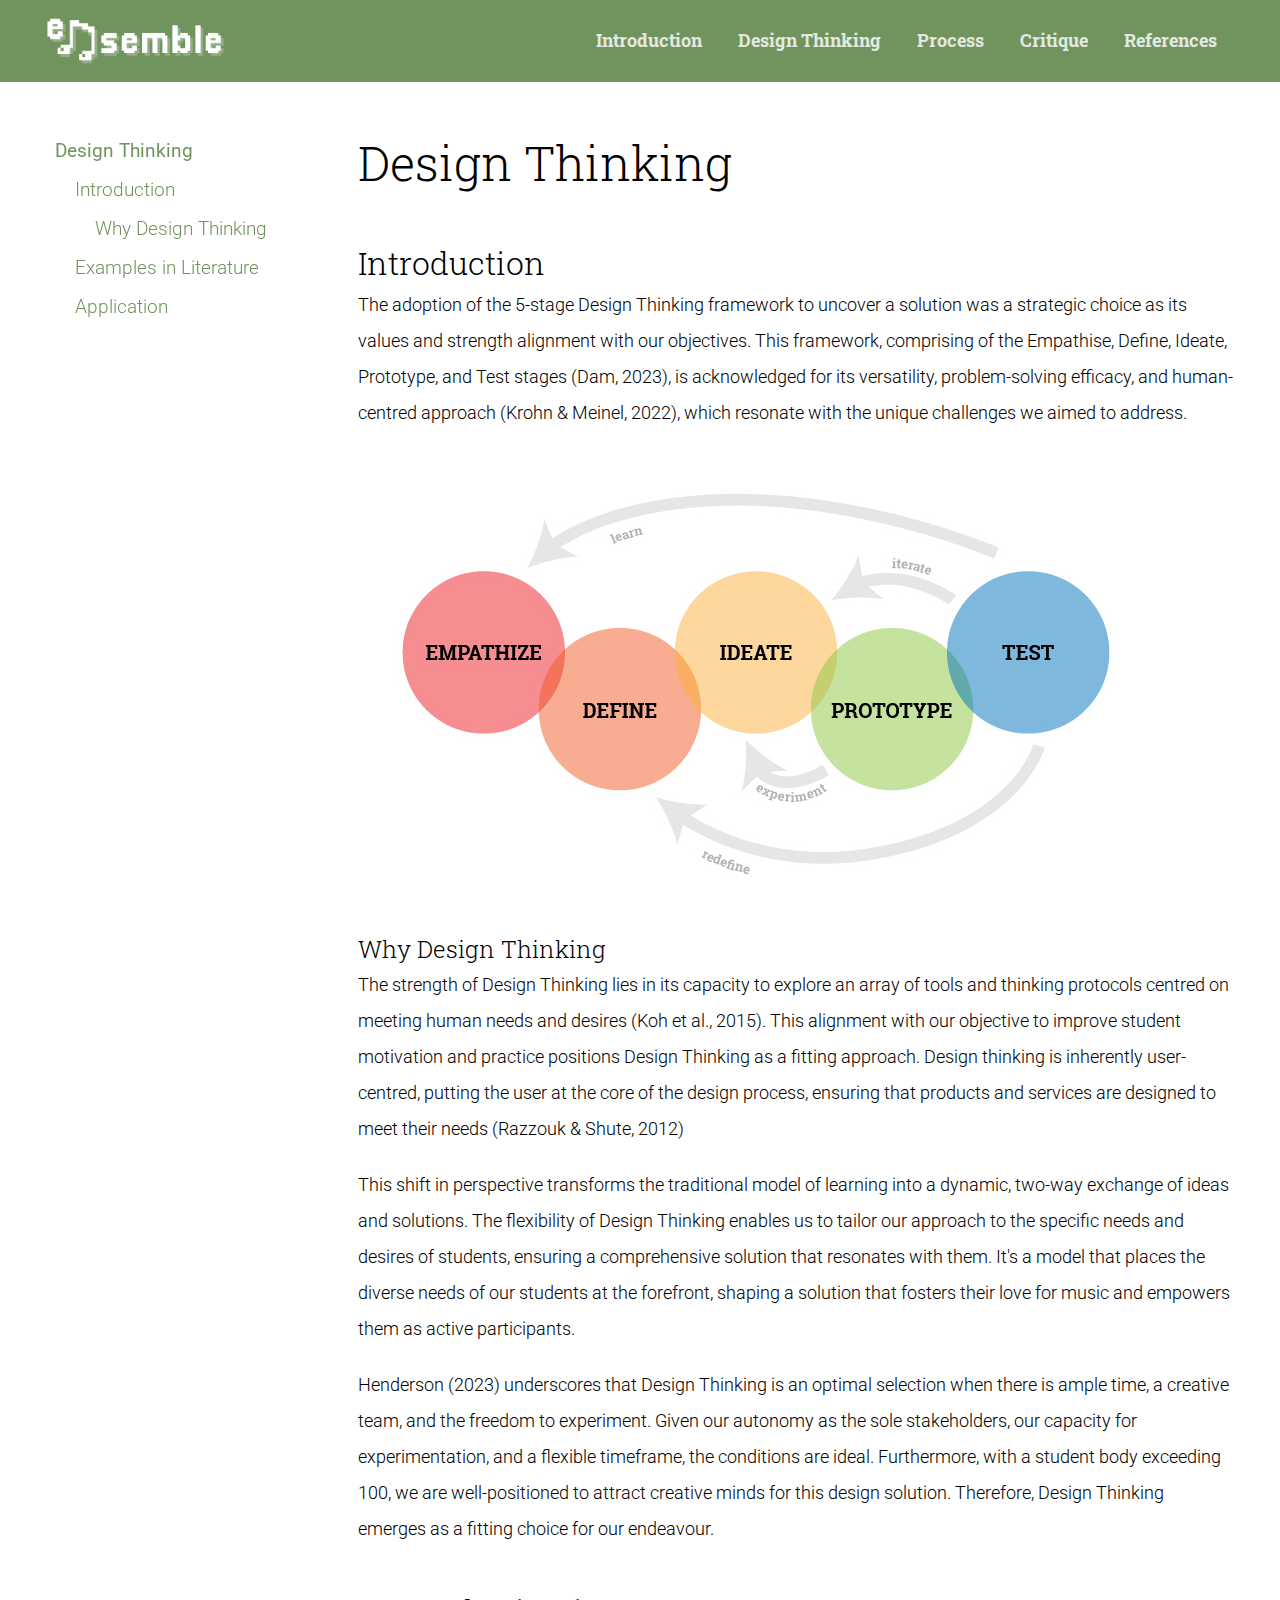
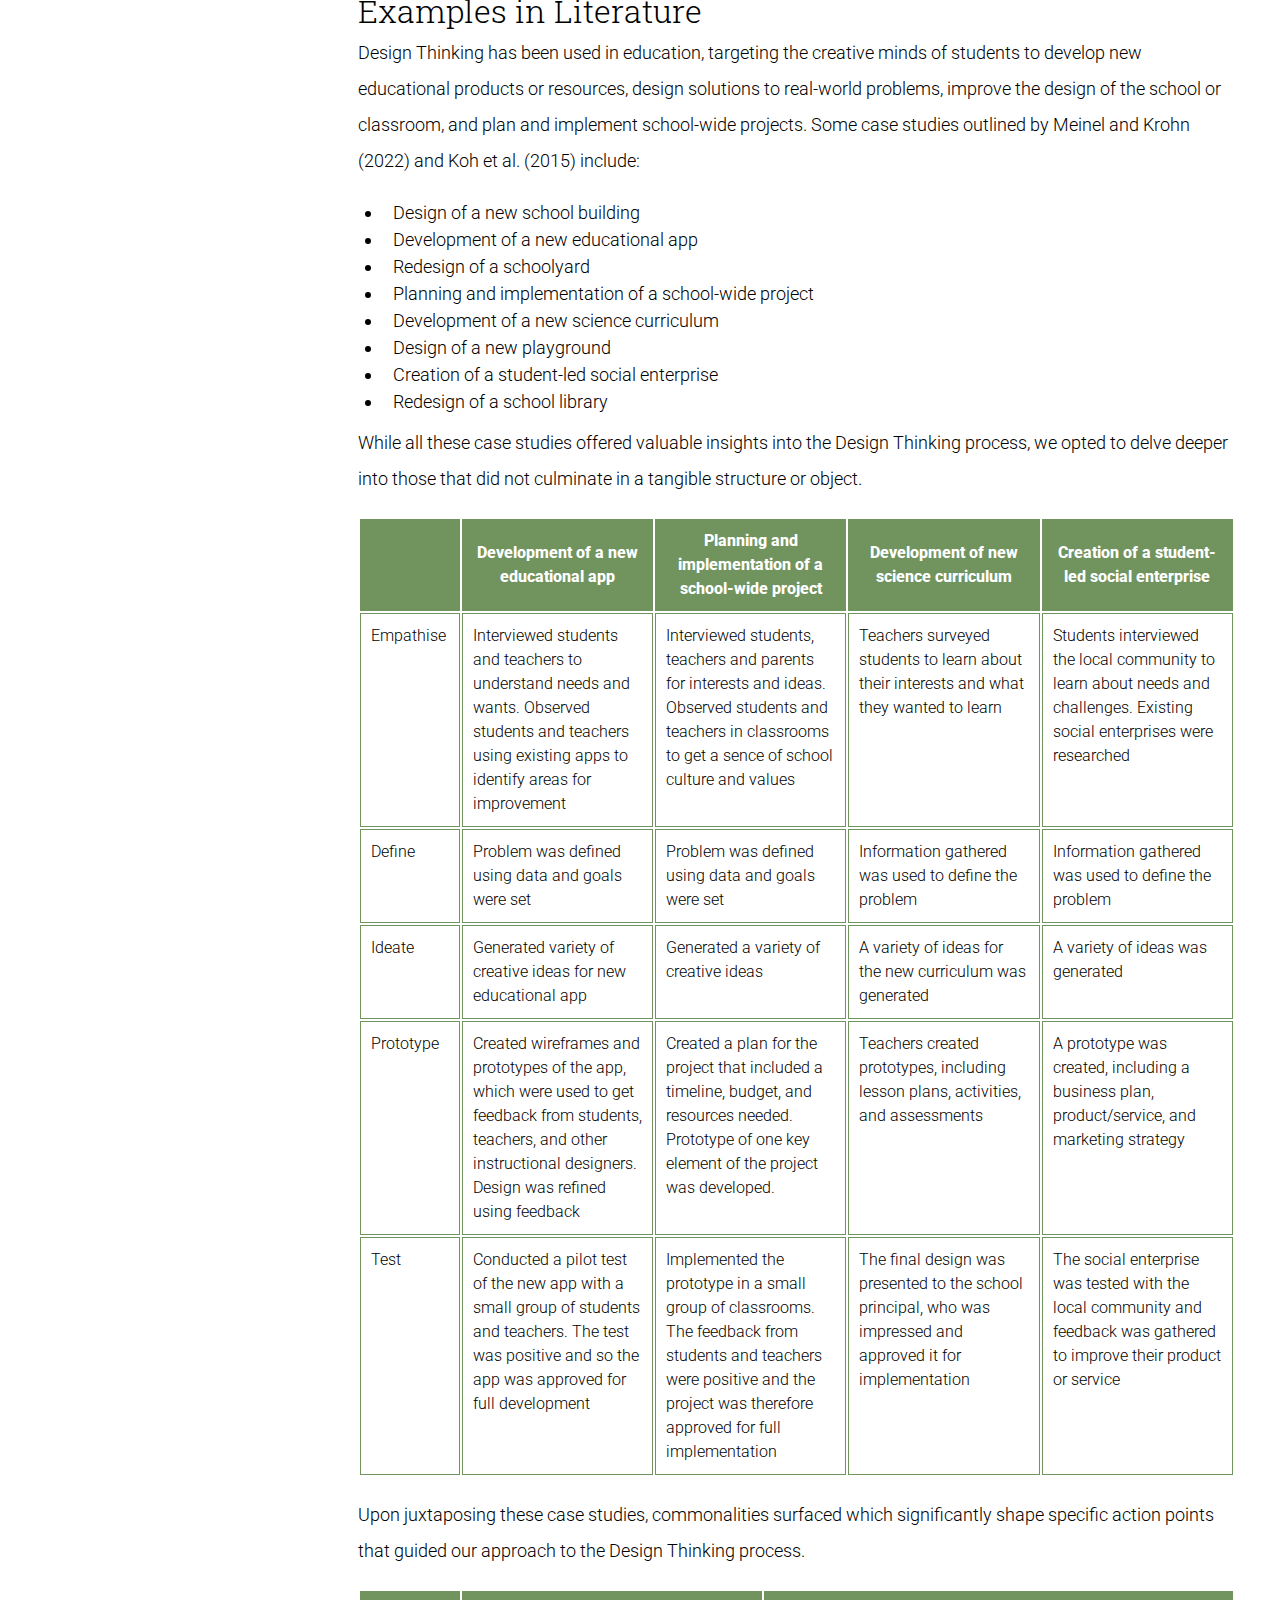
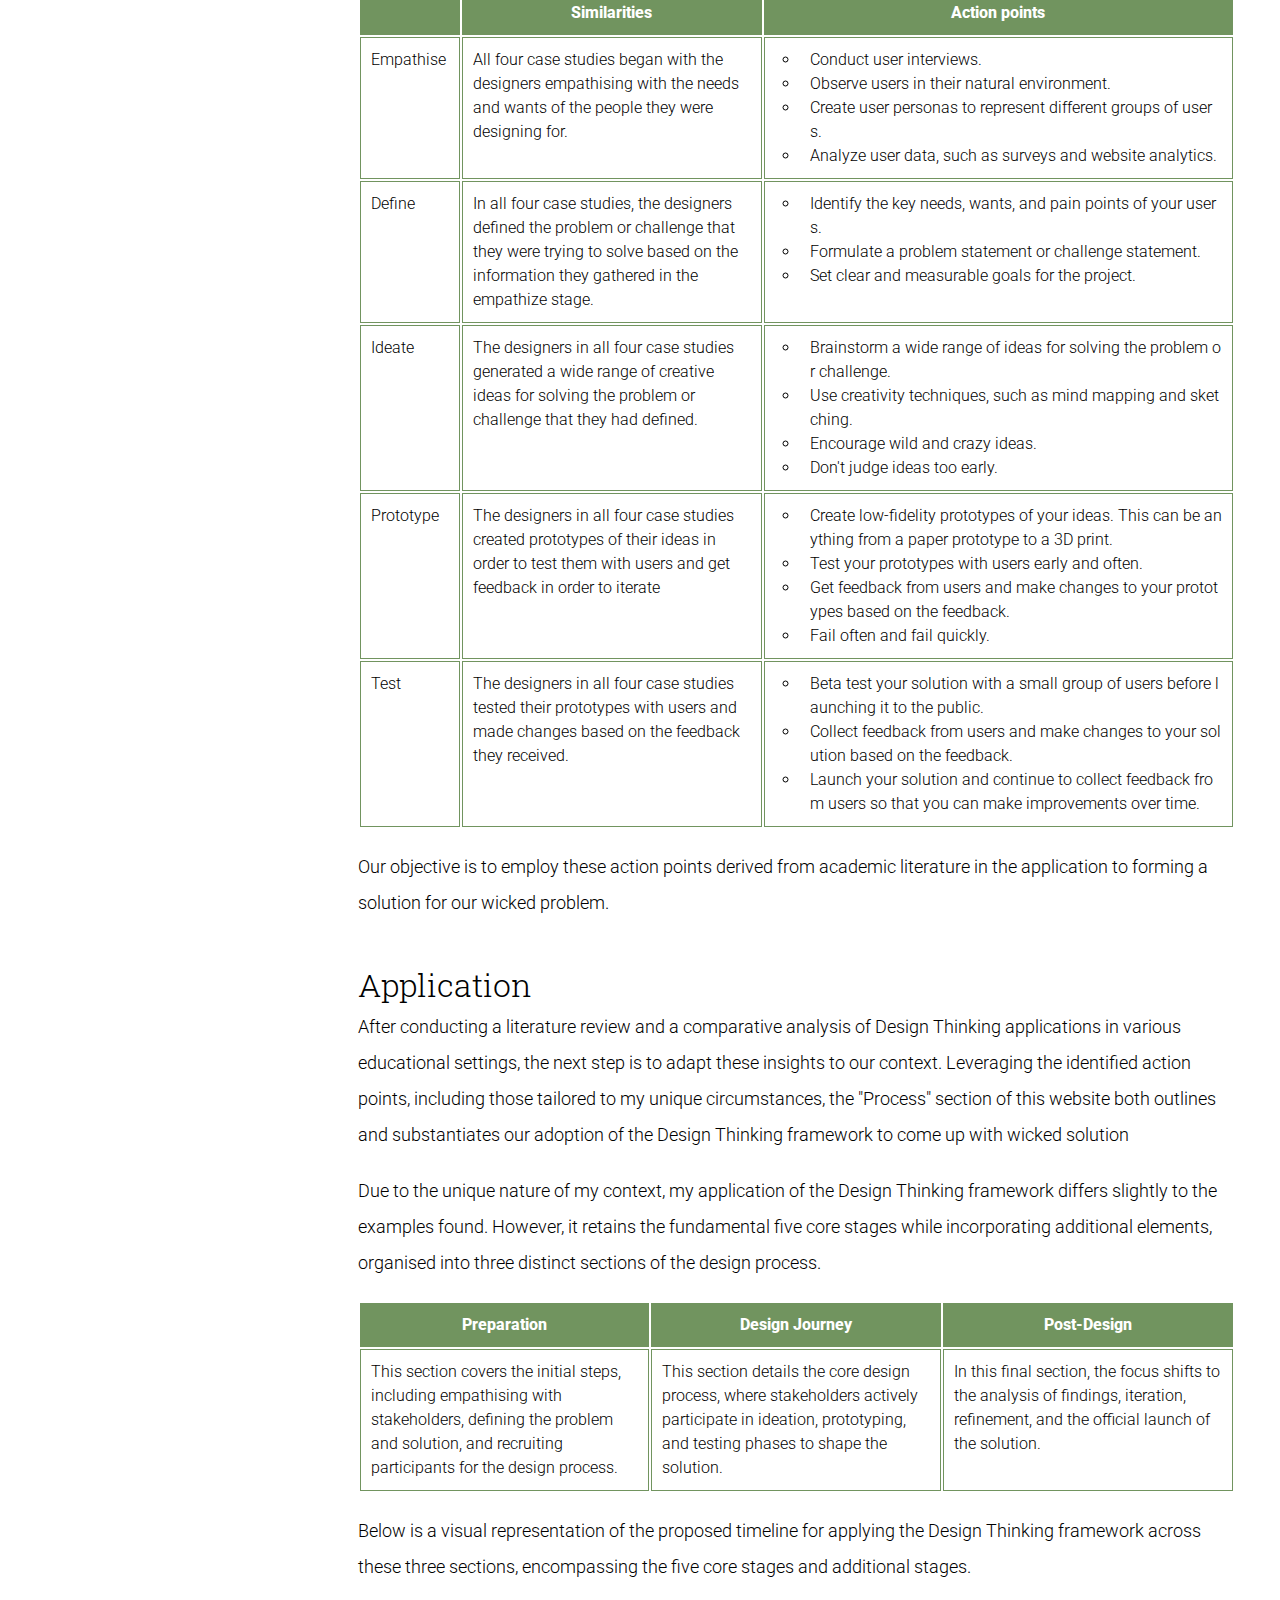
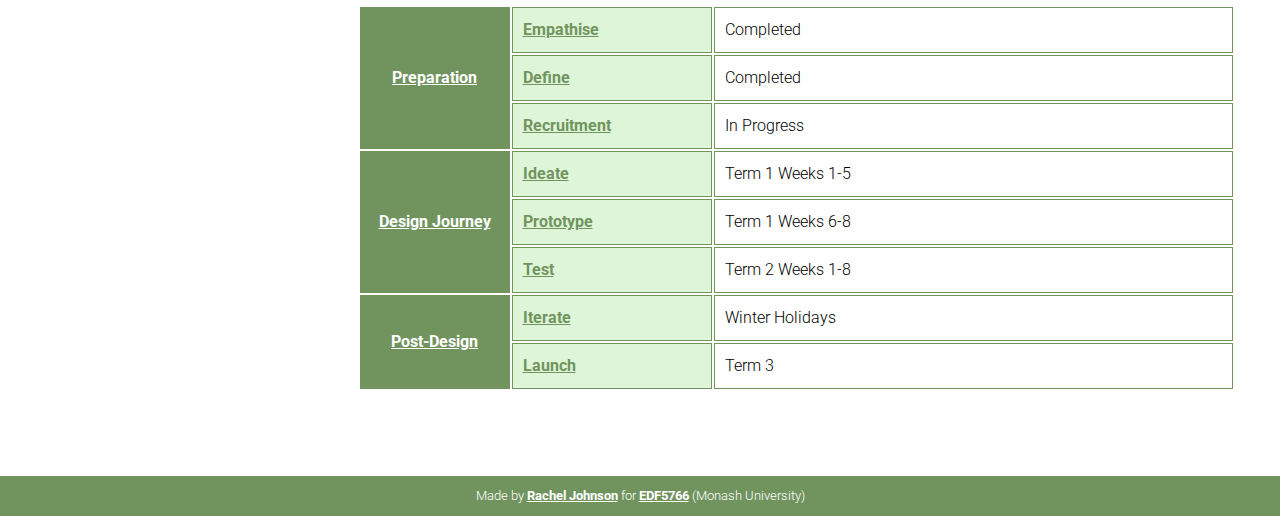
<file: design-thinking.html>
<!DOCTYPE html>
<html lang="en">
<head>
    <meta charset="UTF-8">
    <meta name="viewport" content="width=device-width, initial-scale=1.0">
    <meta http-equiv="X-UA-Compatible" content="ie=edge">
    <title>e-Semble - EDF5766</title>
    <link rel="stylesheet" href="./css/styles.css">
    <link rel="icon" type="image/png" href="favicon-32x32.png" sizes="32x32"/>
    <link rel="icon" type="image/png" href="favicon-16x16.png" sizes="16x16"/>

</head>
<body>
<div class="container">
    <header>
        <!-- header inputted by JS -->
    </header>
    <main>
        <aside>
            <div id="outline">
                <!-- outline inputted by JS -->
            </div>
        </aside>
        <article>
            <h1 id="design-thinking">Design Thinking</h1>
            <h2 id="introduction">Introduction</h2>
            <p>
                The adoption of the 5-stage Design Thinking framework to uncover a solution was a strategic choice as its values and strength alignment with our objectives. This framework, comprising of the Empathise, Define, Ideate, Prototype, and Test stages (Dam, 2023), is acknowledged for its versatility, problem-solving efficacy, and human-centred approach (Krohn & Meinel, 2022), which resonate with the unique challenges we aimed to address.
            </p>
            <img src="img/designthinking.jpg" alt="Design Thinking Framework"/>
            <h3 id="why-design-thinking">Why Design Thinking</h3>
            <p>
                The strength of Design Thinking lies in its capacity to explore an array of tools and thinking protocols centred on meeting human needs and desires (Koh et al., 2015). This alignment with our objective to improve student motivation and practice positions Design Thinking as a fitting approach. Design thinking is inherently user-centred, putting the user at the core of the design process, ensuring that products and services are designed to meet their needs (Razzouk & Shute, 2012)
            </p>
            <p>
                This shift in perspective transforms the traditional model of learning into a dynamic, two-way exchange of ideas and solutions. The flexibility of Design Thinking enables us to tailor our approach to the specific needs and desires of students, ensuring a comprehensive solution that resonates with them. It's a model that places the diverse needs of our students at the forefront, shaping a solution that fosters their love for music and empowers them as active participants.
            </p>
            <p>
                Henderson (2023) underscores that Design Thinking is an optimal selection when there is ample time, a creative team, and the freedom to experiment. Given our autonomy as the sole stakeholders, our capacity for experimentation, and a flexible timeframe, the conditions are ideal. Furthermore, with a student body exceeding 100, we are well-positioned to attract creative minds for this design solution. Therefore, Design Thinking emerges as a fitting choice for our endeavour.
            </p>
            <h2 id="examples-in-literature">Examples in Literature</h2>
            <p>
                Design Thinking has been used in education, targeting the creative minds of students to develop new educational products or resources, design solutions to real-world problems, improve the design of the school or classroom, and plan and implement school-wide projects. Some case studies outlined by Meinel and Krohn (2022) and Koh et al. (2015) include:
            </p>
            <ul class="design-thinking-examples">
                <li>Design of a new school building</li>
                <li>Development of a new educational app</li>
                <li>Redesign of a schoolyard</li>
                <li>Planning and implementation of a school-wide project</li>
                <li>Development of a new science curriculum</li>
                <li>Design of a new playground</li>
                <li>Creation of a student-led social enterprise</li>
                <li>Redesign of a school library</li>
            </ul>
            <p>
                While all these case studies offered valuable insights into the Design Thinking process, we opted to delve deeper into those that did not culminate in a tangible structure or object.
            </p>
            <table>
                <tr>
                    <th style="width:100px;"></th>
                    <th>Development of a new educational app</th>
                    <th>Planning and implementation of a school-wide project</th>
                    <th>Development of new science curriculum</th>
                    <th>Creation of a student-led social enterprise</th>
                </tr>
                <tr>
                    <td>Empathise</td>
                    <td>Interviewed students and teachers to understand needs and wants. Observed students and teachers using existing apps to identify areas for improvement</td>
                    <td>Interviewed students, teachers and parents for interests and ideas. Observed students and teachers in classrooms to get a sence of school culture and values</td>
                    <td>Teachers surveyed students to learn about their interests and what they wanted to learn</td>
                    <td>Students interviewed the local community to learn about needs and challenges. Existing social enterprises were researched</td>
                </tr>
                <tr>
                    <td>Define</td>
                    <td>Problem was defined using data and goals were set</td>
                    <td>Problem was defined using data and goals were set</td>
                    <td>Information gathered was used to define the problem</td>
                    <td>Information gathered was used to define the problem</td>
                </tr>
                <tr>
                    <td>Ideate</td>
                    <td>Generated variety of creative ideas for new educational app</td>
                    <td>Generated a variety of creative ideas</td>
                    <td>A variety of ideas for the new curriculum was generated</td>
                    <td>A variety of ideas was generated</td>
                </tr>
                <tr>
                    <td>Prototype</td>
                    <td>Created wireframes and prototypes of the app, which were used to get feedback from students, teachers, and other instructional designers. Design was refined using feedback</td>
                    <td>Created a plan for the project that included a timeline, budget, and resources needed. Prototype of one key element of the project was developed.</td>
                    <td>Teachers created prototypes, including lesson plans, activities, and assessments</td>
                    <td>A prototype was created, including a business plan, product/service, and marketing strategy</td>
                </tr>
                <tr>
                    <td>Test</td>
                    <td>Conducted a pilot test of the new app with a small group of students and teachers. The test was positive and so the app was approved for full development</td>
                    <td>Implemented the prototype in a small group of classrooms. The feedback from students and teachers were positive and the project was therefore approved for full implementation</td>
                    <td>The final design was presented to the school principal, who was impressed and approved it for implementation</td>
                    <td>The social enterprise was tested with the local community and feedback was gathered to improve their product or service</td>
                </tr>
            </table>
            <p>
                Upon juxtaposing these case studies, commonalities surfaced which significantly shape specific action points that guided our approach to the Design Thinking process.
            </p>
            <table>
                <tr>
                    <th style="width:100px"></th>
                    <th style="width:300px">Similarities</th>
                    <th>Action points</th>
                </tr>
                <tr>
                    <td>Empathise</td>
                    <td>All four case studies began with the designers empathising with the needs and wants of the people they were designing for.</td>
                    <td>
                        <ul>
                            <li>Conduct user interviews.</li>
                            <li>Observe users in their natural environment.</li>
                            <li>Create user personas to represent different groups of users.</li>
                            <li>Analyze user data, such as surveys and website analytics.</li>
                        </ul>
                    </td>
                </tr>
                <tr>
                    <td>Define</td>
                    <td>In all four case studies, the designers defined the problem or challenge that they were trying to solve based on the information they gathered in the empathize stage.</td>
                    <td>
                        <ul>
                            <li>Identify the key needs, wants, and pain points of your users.</li>
                            <li>Formulate a problem statement or challenge statement.</li>
                            <li>Set clear and measurable goals for the project.</li>
                        </ul>
                    </td>
                </tr>
                <tr>
                    <td>Ideate</td>
                    <td>The designers in all four case studies generated a wide range of creative ideas for solving the problem or challenge that they had defined.</td>
                    <td>
                        <ul>
                            <li>Brainstorm a wide range of ideas for solving the problem or challenge.</li>
                            <li>Use creativity techniques, such as mind mapping and sketching.</li>
                            <li>Encourage wild and crazy ideas.</li>
                            <li>Don't judge ideas too early.</li>
                        </ul>
                    </td>
                </tr>
                <tr>
                    <td>Prototype</td>
                    <td>The designers in all four case studies created prototypes of their ideas in order to test them with users and get feedback in order to iterate</td>
                    <td>
                        <ul>
                            <li>Create low-fidelity prototypes of your ideas. This can be anything from a paper prototype to a 3D print.</li>
                            <li>Test your prototypes with users early and often.</li>
                            <li>Get feedback from users and make changes to your prototypes based on the feedback.</li>
                            <li>Fail often and fail quickly.</li>
                        </ul>
                    </td>
                </tr>
                <tr>
                    <td>Test</td>
                    <td>The designers in all four case studies tested their prototypes with users and made changes based on the feedback they received.</td>
                    <td>
                        <ul>
                            <li>Beta test your solution with a small group of users before launching it to the public.</li>
                            <li>Collect feedback from users and make changes to your solution based on the feedback.</li>
                            <li>Launch your solution and continue to collect feedback from users so that you can make improvements over time.</li>
                        </ul>
                    </td>
                </tr>
            </table>
            <p>
                Our objective is to employ these action points derived from academic literature in the application to forming a solution for our wicked problem.
            </p>
            <h2 id="application">Application</h2>
            <p>
                After conducting a literature review and a comparative analysis of Design Thinking applications in various educational settings, the next step is to adapt these insights to our context. Leveraging the identified action points, including those tailored to my unique circumstances, the "Process" section of this website both outlines and substantiates our adoption of the Design Thinking framework to come up with wicked solution
            </p>
            <p>
                Due to the unique nature of my context, my application of the Design Thinking framework differs slightly to the examples found. However, it retains the fundamental five core stages while incorporating additional elements, organised into three distinct sections of the design process.
            </p>
            <table>
                <tr>
                    <th>Preparation</th>
                    <th>Design Journey</th>
                    <th>Post-Design</th>
                </tr>
                <tr>
                    <td>
                        This section covers the initial steps, including empathising with stakeholders, defining the problem and solution, and recruiting participants for the design process.
                    </td>
                    <td>
                        This section details the core design process, where stakeholders actively participate in ideation, prototyping, and testing phases to shape the solution.
                    </td>
                    <td>
                        In this final section, the focus shifts to the analysis of findings, iteration, refinement, and the official launch of the solution.
                    </td>
                </tr>
            </table>
            <p>
                Below is a visual representation of the proposed timeline for applying the Design Thinking framework across these three sections, encompassing the five core stages and additional stages.
            </p>
            <table class="plan">
                <tr>
                    <th rowspan="3" style="width:150px;"><a class="stage" href="preparation.html">Preparation</a></th>
                    <td style="background-color: #dff5d8; width:200px"><a href="preparation.html#empathise">Empathise</a></td>
                    <td>Completed</td>
                </tr>
                <tr>
                    <td style="background-color: #dff5d8;"><a href="preparation.html#define">Define</a></td>
                    <td>Completed</td>
                </tr>
                <tr>
                    <td style="background-color: #dff5d8;"><a href="preparation.html#recruitment">Recruitment</a></td>
                    <td>In Progress</td>
                </tr>
                <tr>
                    <th rowspan="3"><a class="stage" href="design-journey.html">Design Journey</a><br></th>
                    <td style="background-color: #dff5d8;"><a href="design-journey.html#ideate">Ideate</a></td>
                    <td>Term 1 Weeks 1-5</td>
                </tr>
                <tr>
                    <td style="background-color: #dff5d8;"><a href="design-journey.html#prototype">Prototype</a></td>
                    <td>Term 1 Weeks 6-8</td>
                </tr>
                <tr>
                    <td style="background-color: #dff5d8;"><a href="design-journey.html#test">Test</a></td>
                    <td>Term 2 Weeks 1-8</td>
                </tr>
                <tr>
                    <th rowspan="2"><a class="stage" href="post-design.html">Post-Design</a></th>
                    <td style="background-color: #dff5d8;"><a href="post-design.html#iterate">Iterate</a></td>
                    <td>Winter Holidays<br></td>
                </tr>
                <tr>
                    <td style="background-color: #dff5d8;"><a href="post-design.html#launch">Launch</a></td>
                    <td>Term 3</td>
                </tr>
            </table>
        </article>
        <div id="back-to-top">
            <button id="top-button">↑</button>
        </div>
    </main>
    <footer>
        <!--footer inputted by JS-->
    </footer>
</div>

<script src="index.js"></script>
</body>
</html>
</file>
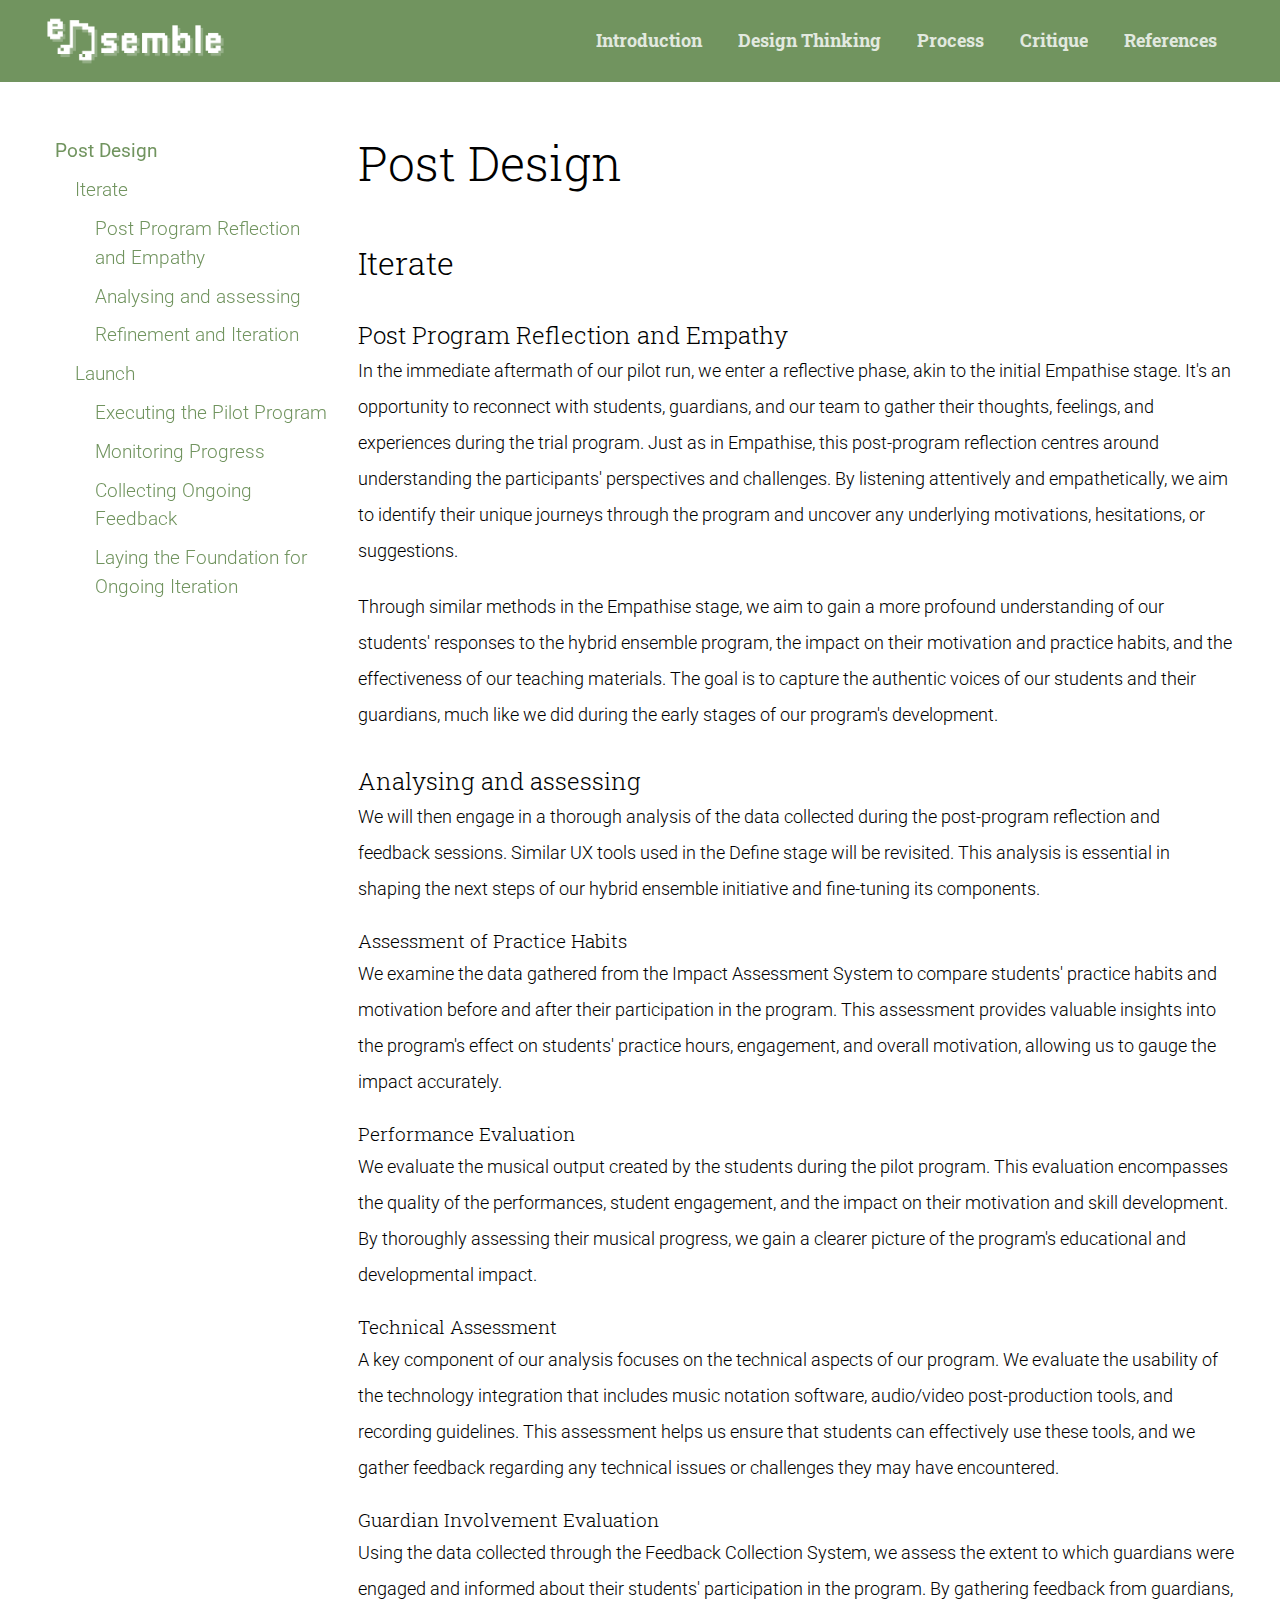
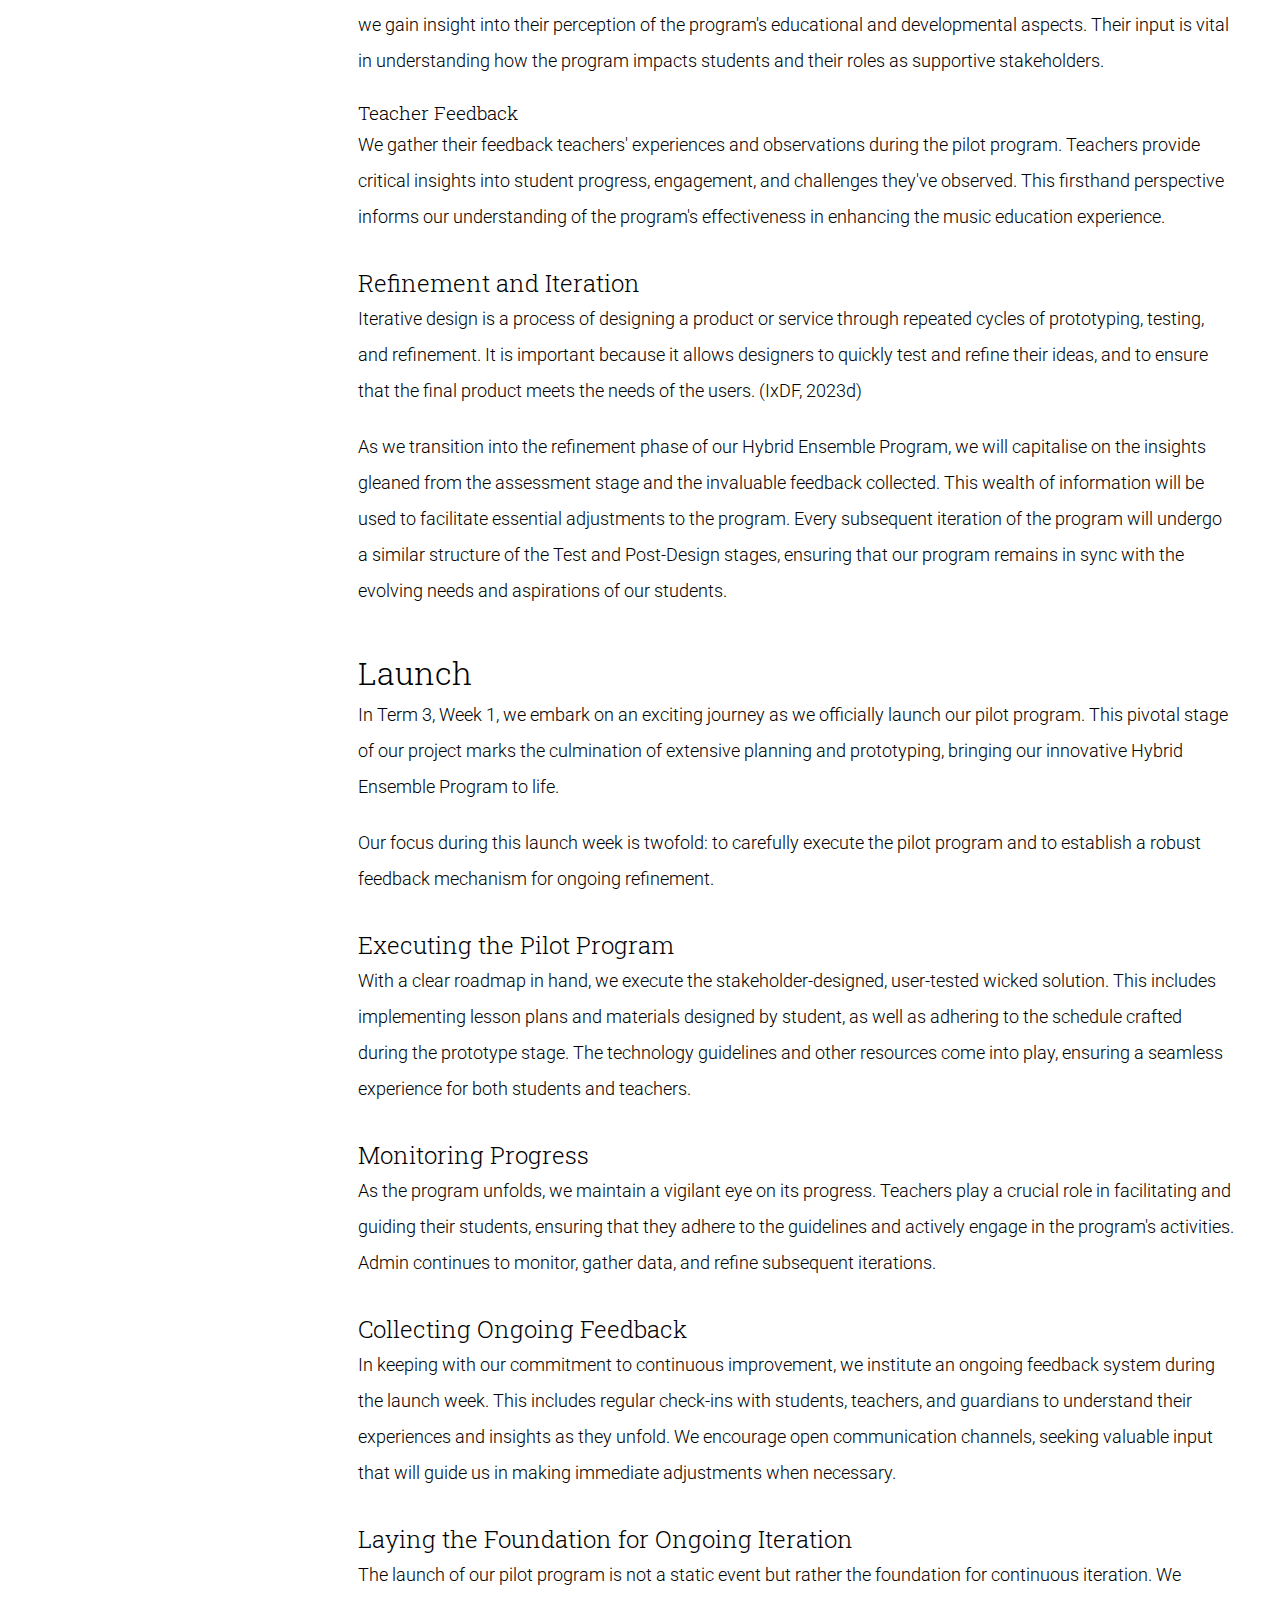
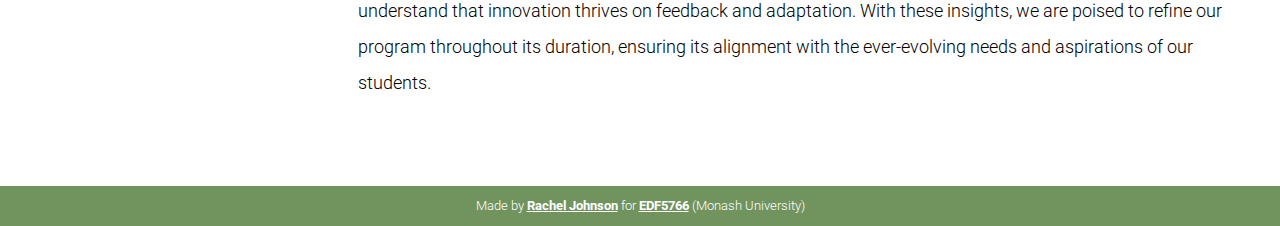
<file: post-design.html>
<!DOCTYPE html>
<html lang="en">
<head>
    <meta charset="UTF-8">
    <meta name="viewport" content="width=device-width, initial-scale=1.0">
    <meta http-equiv="X-UA-Compatible" content="ie=edge">
    <title>e-Semble - EDF5766</title>
    <link rel="stylesheet" href="./css/styles.css">
    <link rel="icon" type="image/png" href="favicon-32x32.png" sizes="32x32"/>
    <link rel="icon" type="image/png" href="favicon-16x16.png" sizes="16x16"/>

</head>
<body>
<div class="container">
    <header>
        <!-- header inputted by JS -->
    </header>
    <main>
        <aside>
            <div id="outline">
                <!-- outline inputted by JS -->
            </div>
        </aside>
        <article>
            <h1 id="post-design">Post Design</h1>
            <h2 id="iterate">Iterate</h2>
            <h3 id="post-program-reflection-and-empathy">Post Program Reflection and Empathy</h3>
            <p>
                In the immediate aftermath of our pilot run, we enter a reflective phase, akin to the initial Empathise stage. It's an opportunity to reconnect with students, guardians, and our team to gather their thoughts, feelings, and experiences during the trial program. Just as in Empathise, this post-program reflection centres around understanding the participants' perspectives and challenges. By listening attentively and empathetically, we aim to identify their unique journeys through the program and uncover any underlying motivations, hesitations, or suggestions.
            </p>
            <p>
                Through similar methods in the Empathise stage, we aim to gain a more profound understanding of our students' responses to the hybrid ensemble program, the impact on their motivation and practice habits, and the effectiveness of our teaching materials. The goal is to capture the authentic voices of our students and their guardians, much like we did during the early stages of our program's development.
            </p>
            <h3 id="analysing-and-assessing">Analysing and assessing</h3>
            <p>
                We will then engage in a thorough analysis of the data collected during the post-program reflection and feedback sessions. Similar UX tools used in the Define stage will be revisited. This analysis is essential in shaping the next steps of our hybrid ensemble initiative and fine-tuning its components.
            </p>
            <h4>Assessment of Practice Habits</h4>
            <p>
                We examine the data gathered from the Impact Assessment System to compare students' practice habits and motivation before and after their participation in the program. This assessment provides valuable insights into the program's effect on students' practice hours, engagement, and overall motivation, allowing us to gauge the impact accurately.
            </p>
            <h4>Performance Evaluation</h4>
            <p>
                We evaluate the musical output created by the students during the pilot program. This evaluation encompasses the quality of the performances, student engagement, and the impact on their motivation and skill development. By thoroughly assessing their musical progress, we gain a clearer picture of the program's educational and developmental impact.
            </p>
            <h4>Technical Assessment</h4>
            <p>
                A key component of our analysis focuses on the technical aspects of our program. We evaluate the usability of the technology integration that includes music notation software, audio/video post-production tools, and recording guidelines. This assessment helps us ensure that students can effectively use these tools, and we gather feedback regarding any technical issues or challenges they may have encountered.
            </p>
            <h4>Guardian Involvement Evaluation</h4>
            <p>
                Using the data collected through the Feedback Collection System, we assess the extent to which guardians were engaged and informed about their students' participation in the program. By gathering feedback from guardians, we gain insight into their perception of the program's educational and developmental aspects. Their input is vital in understanding how the program impacts students and their roles as supportive stakeholders.
            </p>
            <h4>Teacher Feedback</h4>
            <p>
                We gather their feedback teachers' experiences and observations during the pilot program. Teachers provide critical insights into student progress, engagement, and challenges they've observed. This firsthand perspective informs our understanding of the program's effectiveness in enhancing the music education experience.
            </p>
            <h3 id="refinement-and-iteration">Refinement and Iteration</h3>

            <p>Iterative design is a process of designing a product or service through repeated cycles of prototyping, testing, and refinement. It is important because it allows designers to quickly test and refine their ideas, and to ensure that the final product meets the needs of the users. (IxDF, 2023d)</p>

            <p>
                As we transition into the refinement phase of our Hybrid Ensemble Program, we will capitalise on the insights gleaned from the assessment stage and the invaluable feedback collected. This wealth of information will be used to facilitate essential adjustments to the program. Every subsequent iteration of the program will undergo a similar structure of the Test and Post-Design stages, ensuring that our program remains in sync with the evolving needs and aspirations of our students.
            </p>
            <h2 id="launch">Launch</h2>
            <p>
                In Term 3, Week 1, we embark on an exciting journey as we officially launch our pilot program. This pivotal stage of our project marks the culmination of extensive planning and prototyping, bringing our innovative Hybrid Ensemble Program to life.
            </p>
            <p>
                Our focus during this launch week is twofold: to carefully execute the pilot program and to establish a robust feedback mechanism for ongoing refinement.
            </p>
            <h3 id="executing-the-pilot-program">Executing the Pilot Program</h3>
            <p>
                With a clear roadmap in hand, we execute the stakeholder-designed, user-tested wicked solution. This includes implementing lesson plans and materials designed by student, as well as adhering to the schedule crafted during the prototype stage. The technology guidelines and other resources come into play, ensuring a seamless experience for both students and teachers.
            </p>
            <h3 id="monitoring-progress">Monitoring Progress</h3>
            <p>
                As the program unfolds, we maintain a vigilant eye on its progress. Teachers play a crucial role in facilitating and guiding their students, ensuring that they adhere to the guidelines and actively engage in the program's activities. Admin continues to monitor, gather data, and refine subsequent iterations.
            </p>
            <h3 id="collecting-ongoing-feedback">Collecting Ongoing Feedback</h3>
            <p>
                In keeping with our commitment to continuous improvement, we institute an ongoing feedback system during the launch week. This includes regular check-ins with students, teachers, and guardians to understand their experiences and insights as they unfold. We encourage open communication channels, seeking valuable input that will guide us in making immediate adjustments when necessary.
            </p>
            <h3 id="laying-the-foundation-for-ongoing-iteration">Laying the Foundation for Ongoing Iteration</h3>
            <p>
                The launch of our pilot program is not a static event but rather the foundation for continuous iteration. We understand that innovation thrives on feedback and adaptation. With these insights, we are poised to refine our program throughout its duration, ensuring its alignment with the ever-evolving needs and aspirations of our students.
            </p>
        </article>

        <div id="back-to-top">
            <button id="top-button">↑</button>
        </div>
    </main>
    <footer>
        <!--footer inputted by JS-->
    </footer>
</div>

<script src="index.js"></script>
</body>
</html>
</file>
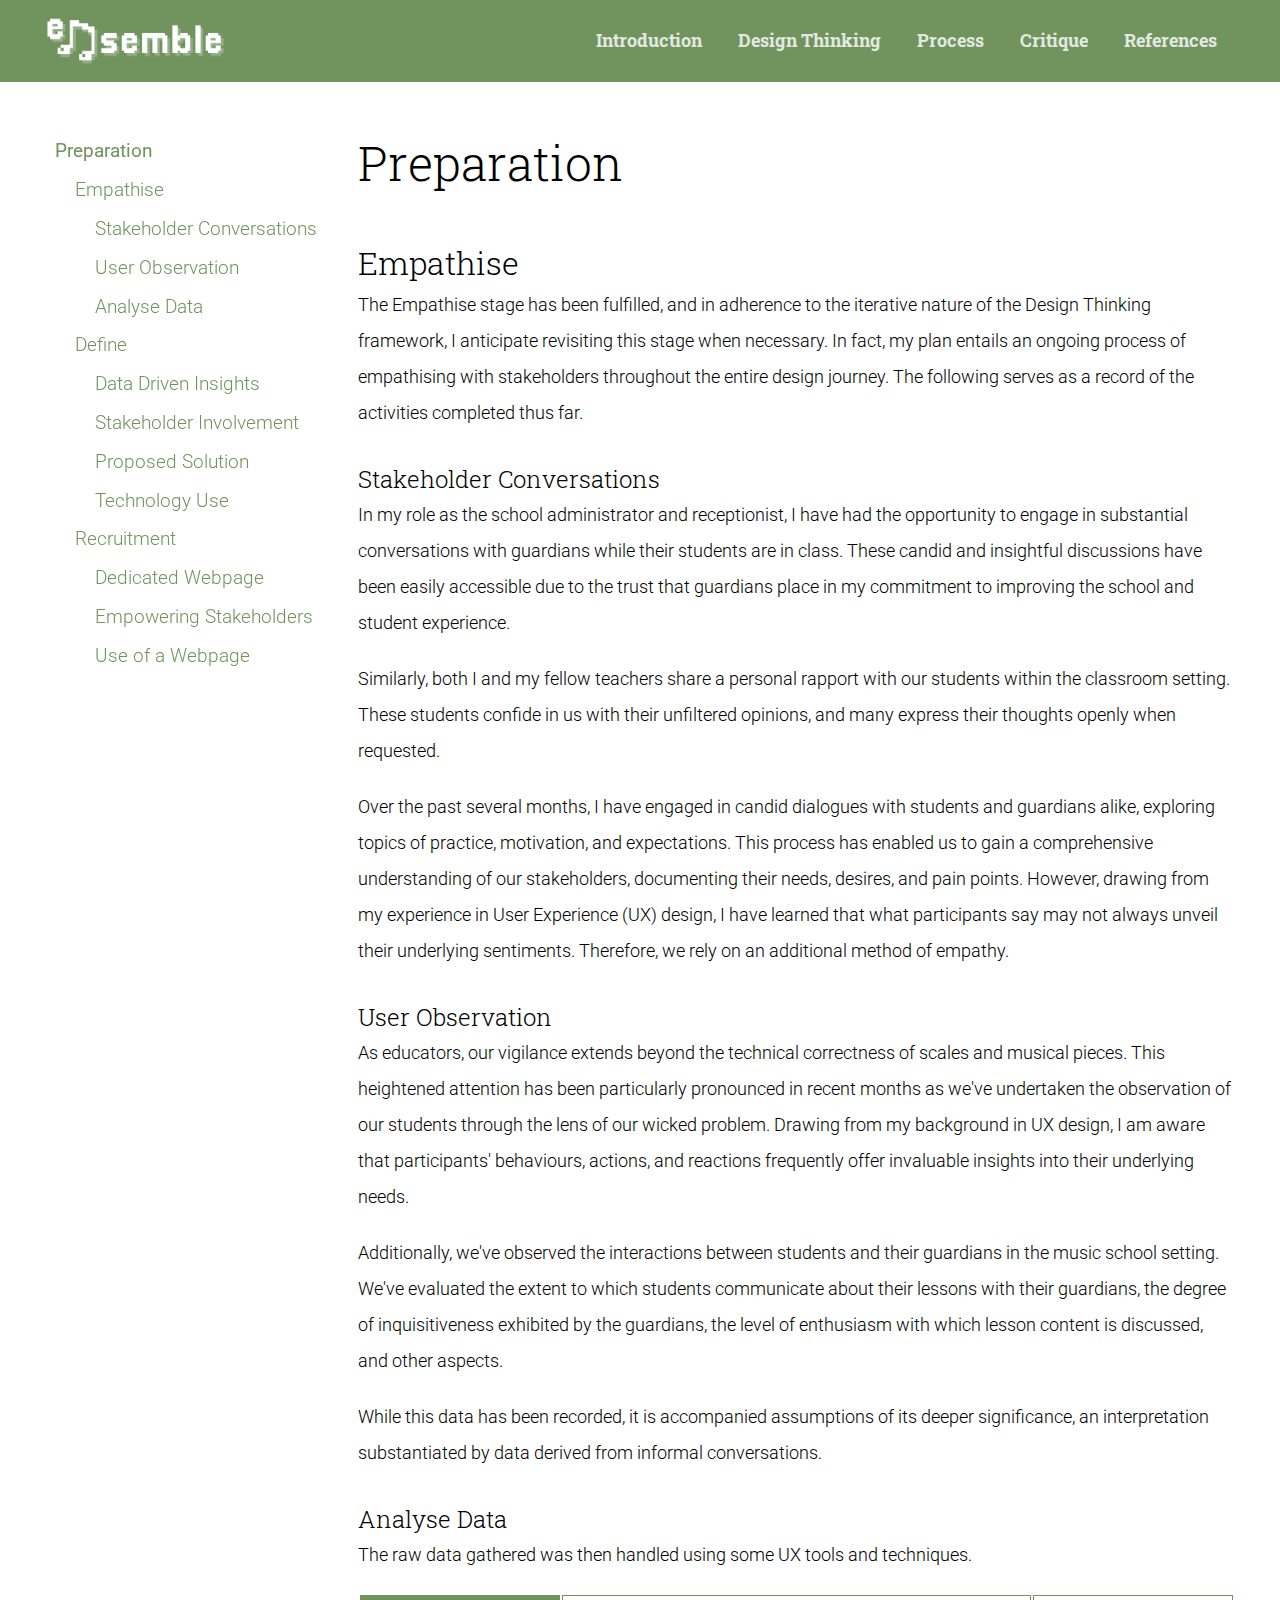
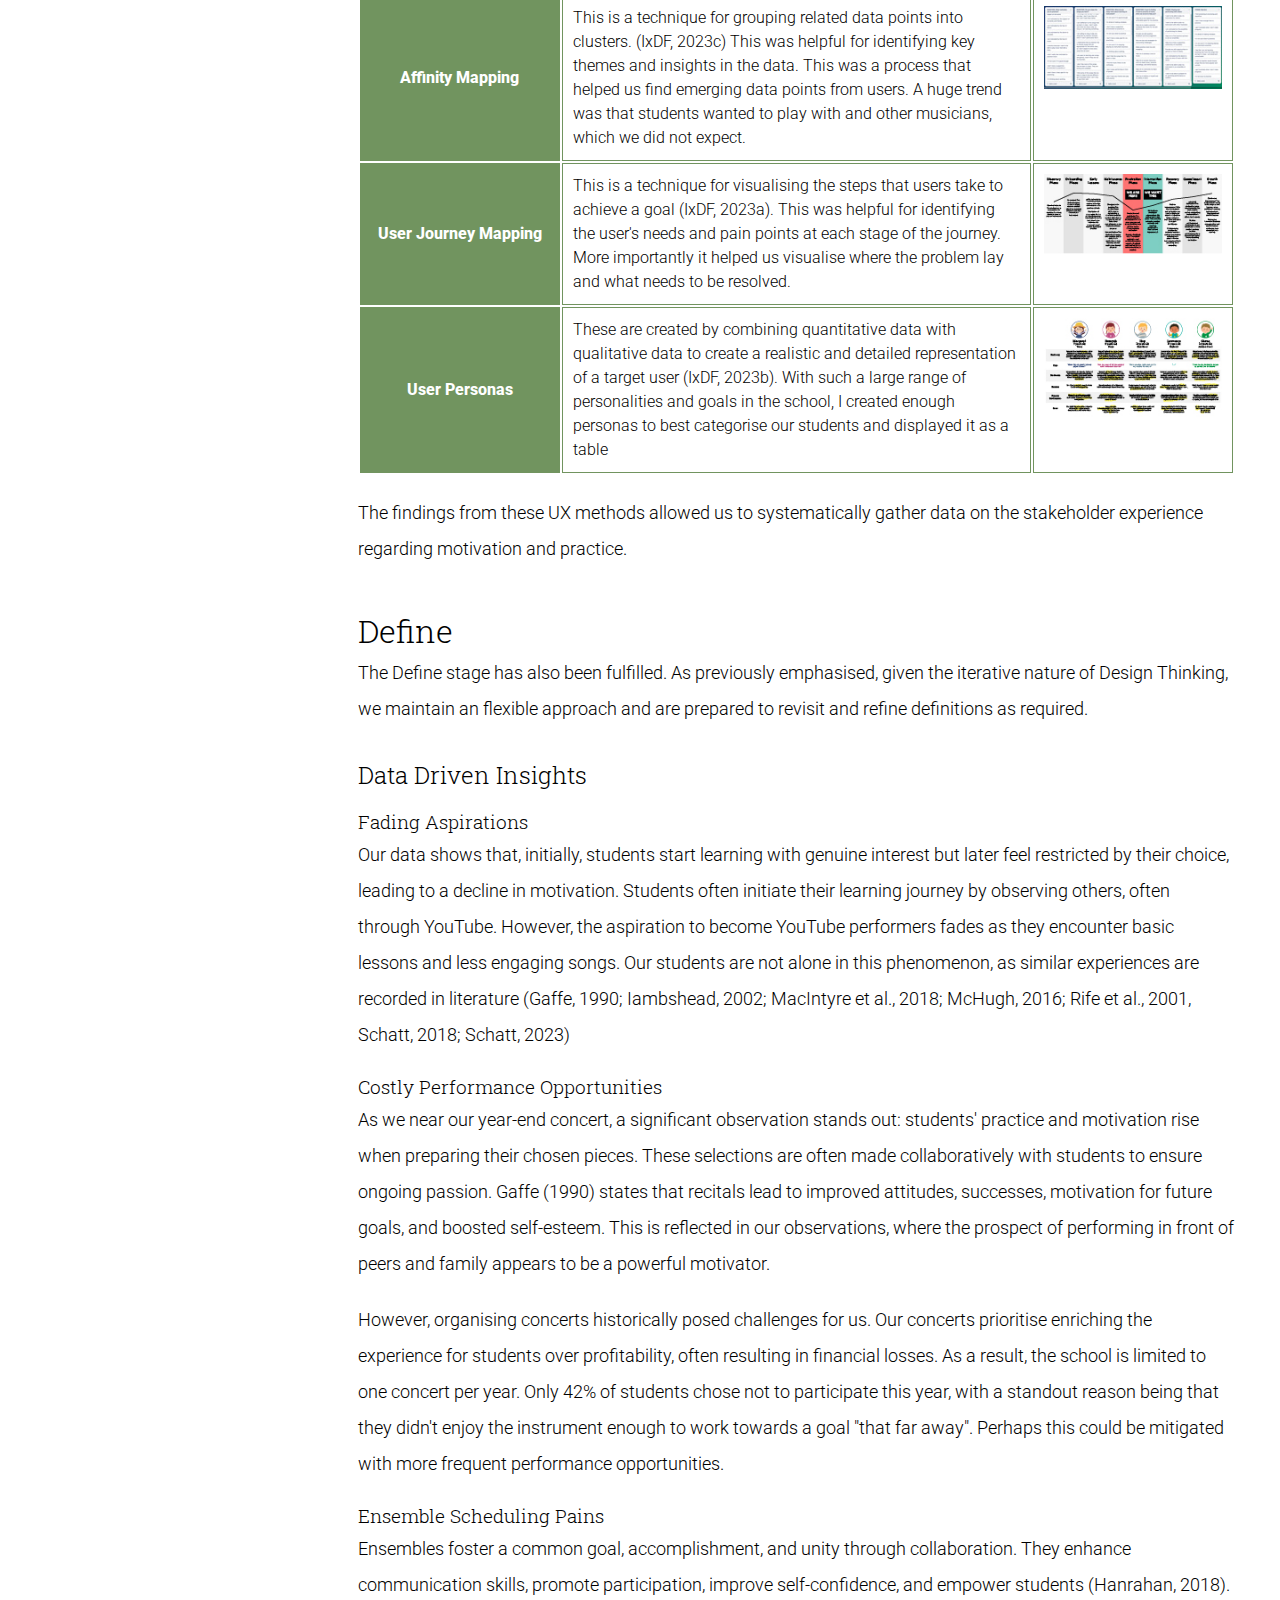
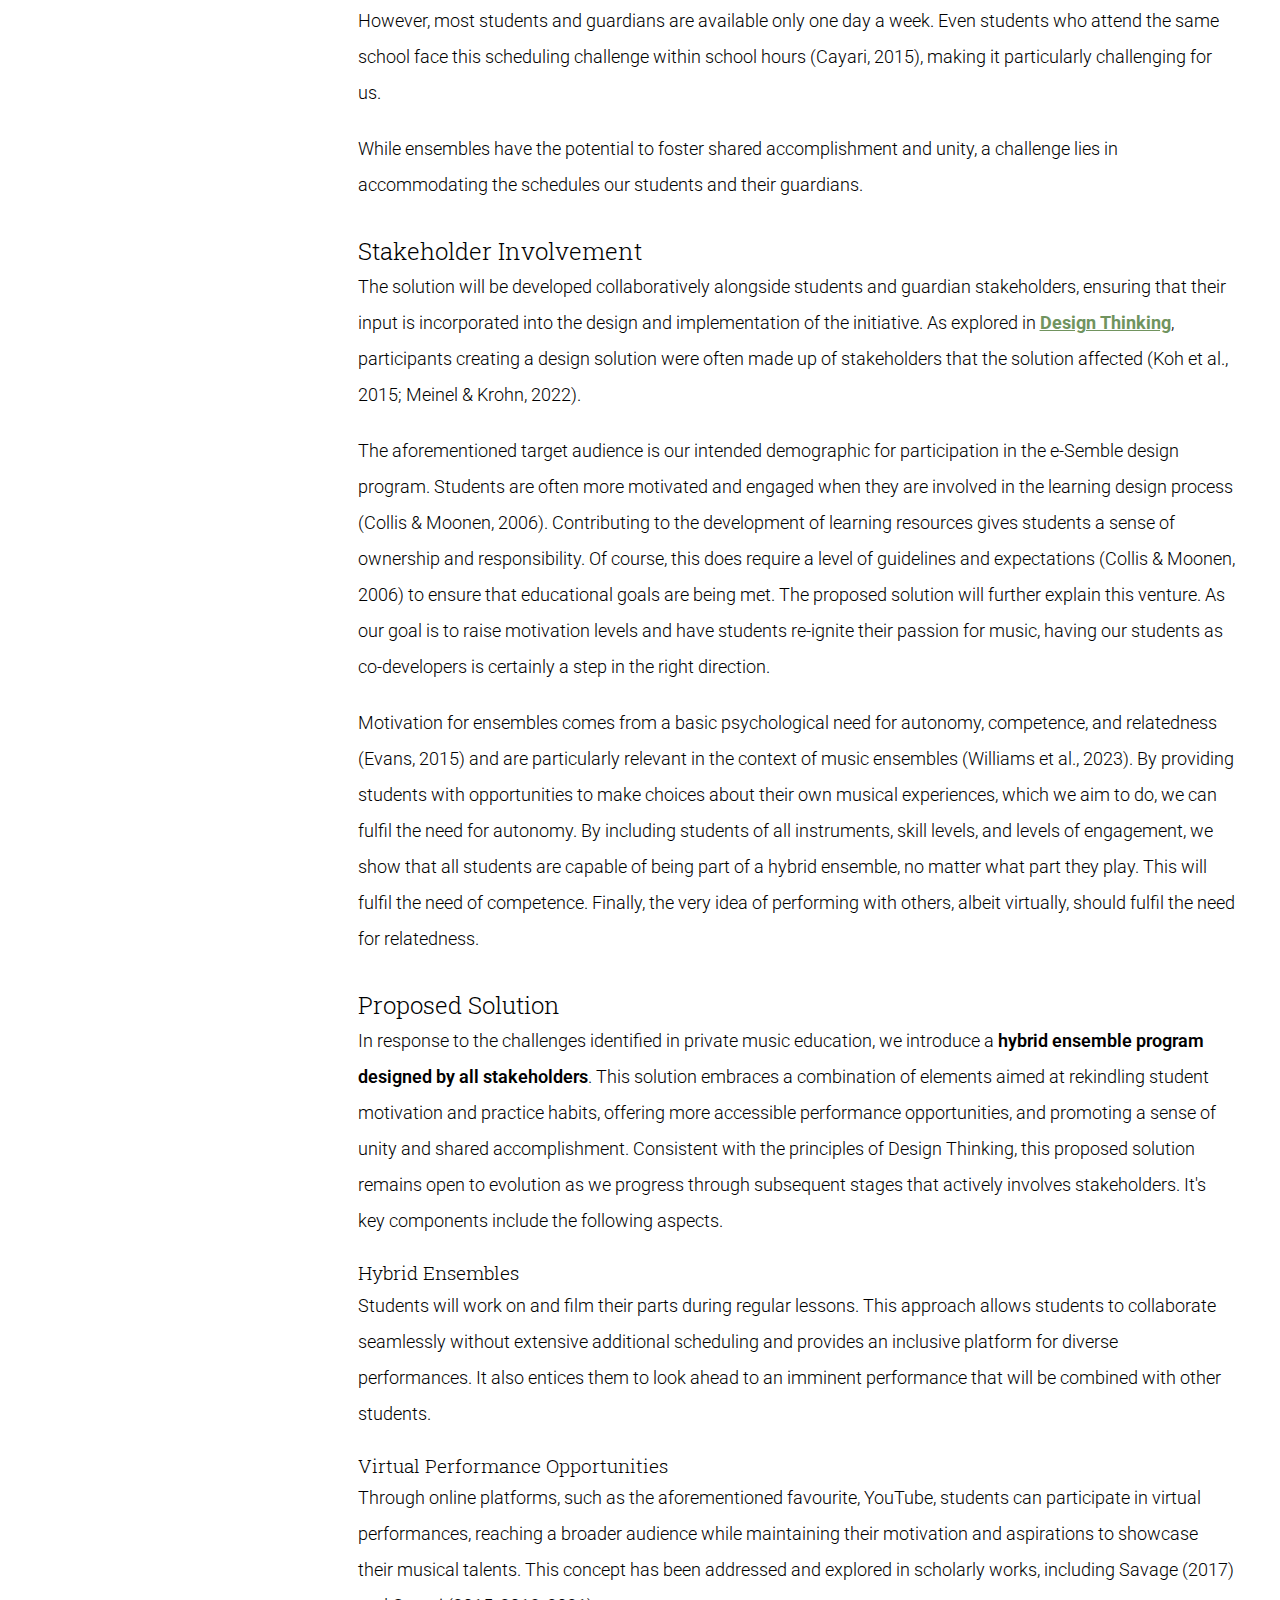
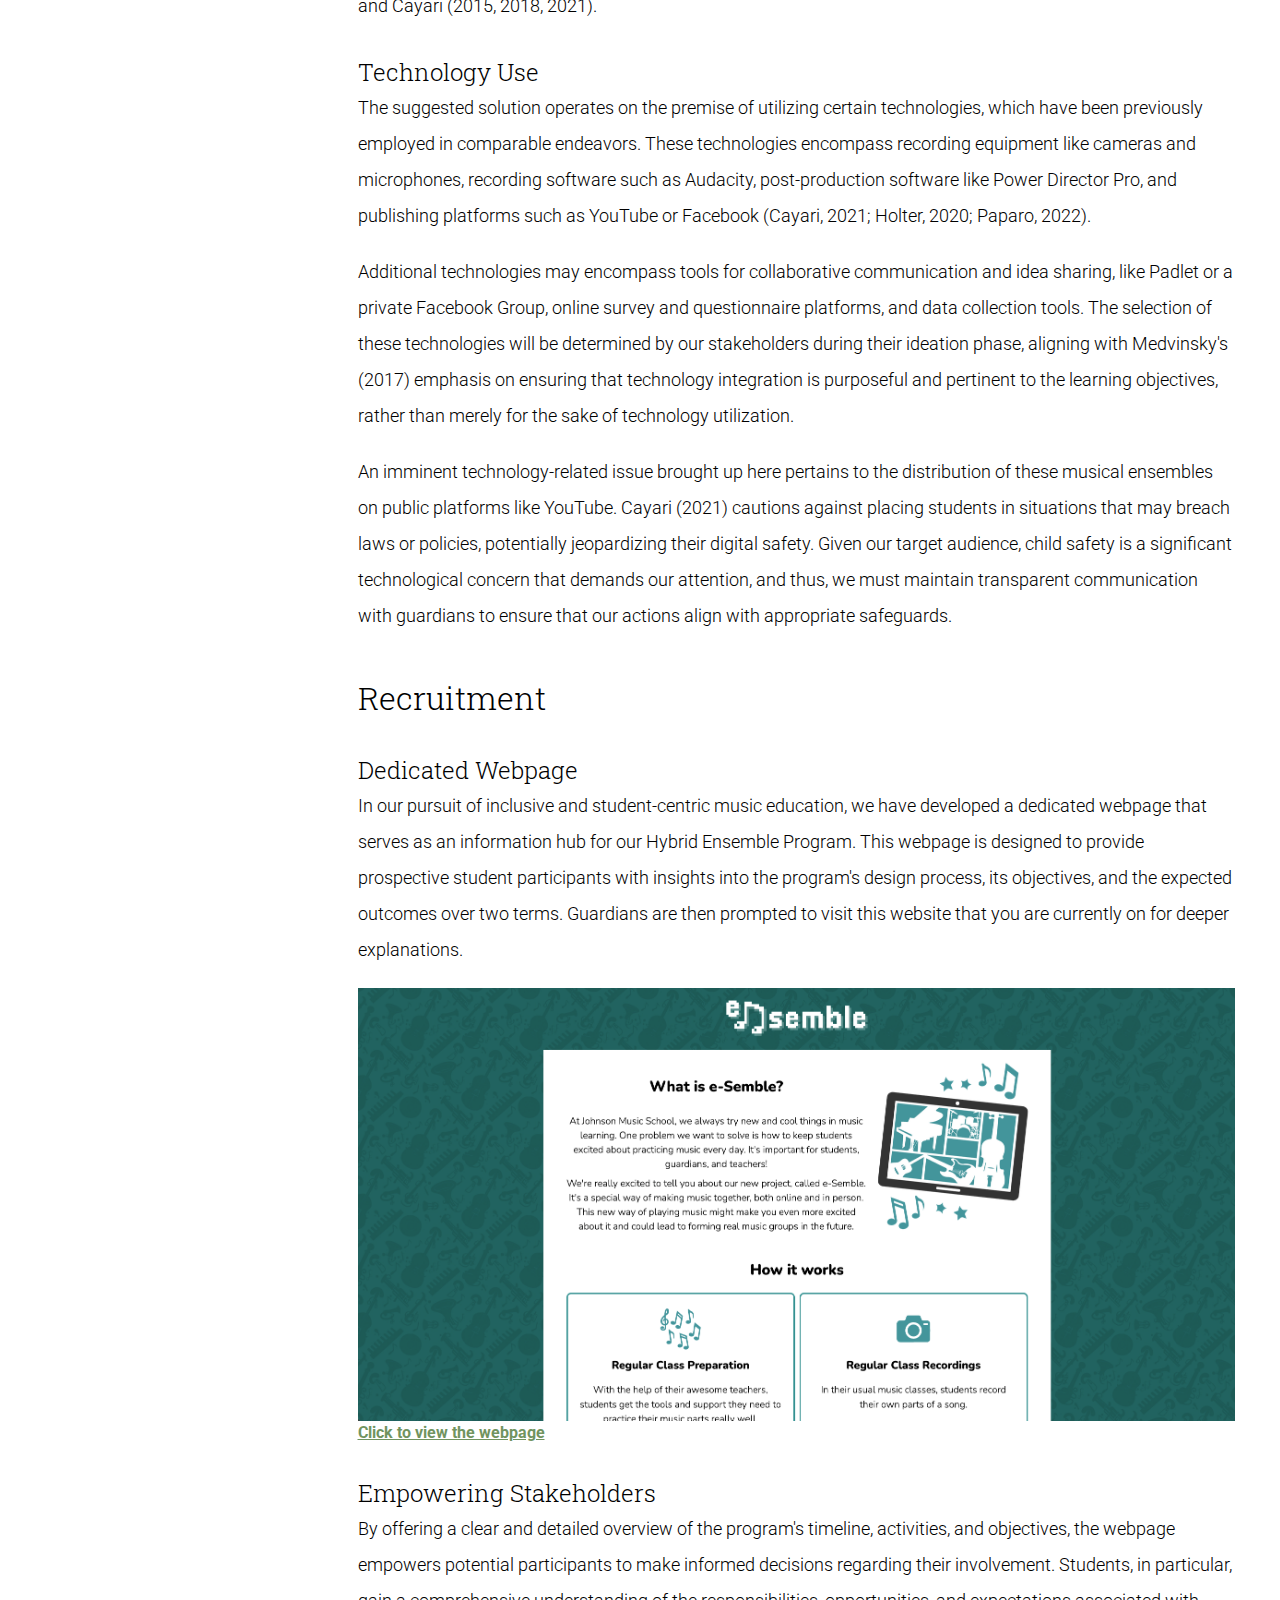
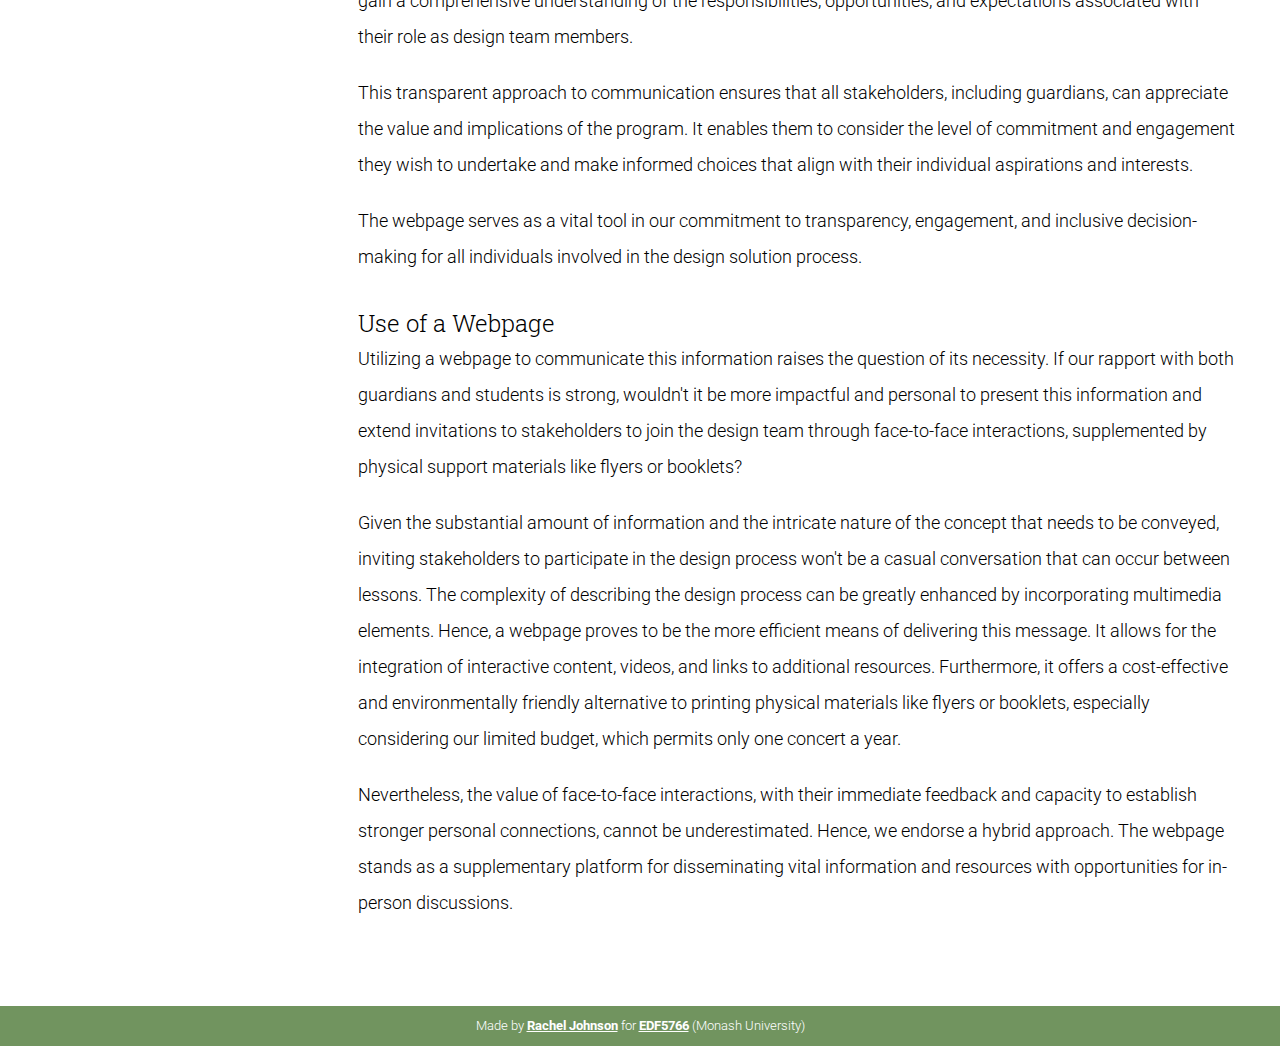
<file: preparation.html>
<!DOCTYPE html>
<html lang="en">
<head>
    <meta charset="UTF-8">
    <meta name="viewport" content="width=device-width, initial-scale=1.0">
    <meta http-equiv="X-UA-Compatible" content="ie=edge">
    <title>e-Semble - EDF5766</title>
    <link rel="stylesheet" href="./css/styles.css">
    <link rel="icon" type="image/png" href="favicon-32x32.png" sizes="32x32"/>
    <link rel="icon" type="image/png" href="favicon-16x16.png" sizes="16x16"/>

</head>
<body>
<div class="container">
    <header>
        <!-- header inputted by JS -->
    </header>
    <main>
        <aside>
            <div id="outline">
                <!-- outline inputted by JS -->
            </div>
        </aside>
        <article>
            <h1 id="preparation">Preparation</h1>
            <h2 id="empathise">Empathise</h2>
            <p>
                The Empathise stage has been fulfilled, and in adherence to the iterative nature of the Design Thinking framework, I anticipate revisiting this stage when necessary. In fact, my plan entails an ongoing process of empathising with stakeholders throughout the entire design journey. The following serves as a record of the activities completed thus far.
            </p>
            <h3 id="stakeholder-conversations">Stakeholder Conversations</h3>
            <p>
                In my role as the school administrator and receptionist, I have had the opportunity to engage in substantial conversations with guardians while their students are in class. These candid and insightful discussions have been easily accessible due to the trust that guardians place in my commitment to improving the school and student experience.
            </p>
            <p>
                Similarly, both I and my fellow teachers share a personal rapport with our students within the classroom setting. These students confide in us with their unfiltered opinions, and many express their thoughts openly when requested.
            </p>
            <p>
                Over the past several months, I have engaged in candid dialogues with students and guardians alike, exploring topics of practice, motivation, and expectations. This process has enabled us to gain a comprehensive understanding of our stakeholders, documenting their needs, desires, and pain points. However, drawing from my experience in User Experience (UX) design, I have learned that what participants say may not always unveil their underlying sentiments. Therefore, we rely on an additional method of empathy.
            </p>
            <h3 id="user-observation">User Observation</h3>
            <p>
                As educators, our vigilance extends beyond the technical correctness of scales and musical pieces. This heightened attention has been particularly pronounced in recent months as we've undertaken the observation of our students through the lens of our wicked problem. Drawing from my background in UX design, I am aware that participants' behaviours, actions, and reactions frequently offer invaluable insights into their underlying needs.
            </p>
            <p>
                Additionally, we've observed the interactions between students and their guardians in the music school setting. We've evaluated the extent to which students communicate about their lessons with their guardians, the degree of inquisitiveness exhibited by the guardians, the level of enthusiasm with which lesson content is discussed, and other aspects.
            </p>
            <p>
                While this data has been recorded, it is accompanied assumptions of its deeper significance, an interpretation substantiated by data derived from informal conversations.
            </p>
            <h3 id="analyse-data">Analyse Data</h3>
            <p>
                The raw data gathered was then handled using some UX tools and techniques.
            </p>
            <table>
                <tr>
                    <th style="width:200px;">Affinity Mapping</th>
                    <td>This is a technique for grouping related data points into clusters. (IxDF, 2023c) This was helpful for identifying key themes and insights in the data. This was a process that helped us find emerging data points from users. A huge trend was that students wanted to play with and other musicians, which we did not expect.</td>
                    <td style="width:200px"><a target="_blank" href="https://trello.com/b/jT3iRfoN/esemble-affinity-map"><img src="img/affinitymap-thumb.jpg" alt="Affinity Map Thumbnail"></a></td>
                </tr>
                <tr>
                    <th>User Journey Mapping</th>
                    <td>This is a technique for visualising the steps that users take to achieve a goal (IxDF, 2023a). This was helpful for identifying the user's needs and pain points at each stage of the journey. More importantly it helped us visualise where the problem lay and what needs to be resolved.</td>
                    <td><a target="_blank" href="img/journey-map-full.jpg"><img src="img/journey-map-thumb.jpg" alt="journey map thumbnail"/></a></td>
                </tr>
                <tr>
                    <th>User Personas</th>
                    <td>These are created by combining quantitative data with qualitative data to create a realistic and detailed representation of a target user (IxDF, 2023b). With such a large range of personalities and goals in the school, I created enough personas to best categorise our students and displayed it as a table
                    <td><a target="_blank" href="img/learnerpersonas-full.jpg"><img src="img/learnerpersonas-thumb.jpg" alt="learner personas thumbnail"/></a></td>
                </tr>
            </table>
            <p>The findings from these UX methods allowed us to systematically gather data on the stakeholder experience regarding motivation and practice.</p>
            <h2 id="define">Define</h2>
            <p>
                The Define stage has also been fulfilled. As previously emphasised, given the iterative nature of Design Thinking, we maintain an flexible approach and are prepared to revisit and refine definitions as required.
            </p>
            <h3 id="data-driven-insights">Data Driven Insights</h3>
            <h4 id="fading-aspirations">Fading Aspirations</h4>
            <p>
                Our data shows that, initially, students start learning with genuine interest but later feel restricted by their choice, leading to a decline in motivation. Students often initiate their learning journey by observing others, often through YouTube. However, the aspiration to become YouTube performers fades as they encounter basic lessons and less engaging songs. Our students are not alone in this phenomenon, as similar experiences are recorded in literature (Gaffe, 1990; Iambshead, 2002; MacIntyre et al., 2018; McHugh, 2016; Rife et al., 2001, Schatt, 2018; Schatt, 2023)
            </p>
            <h4 id="costly-performance-opportunities">Costly Performance Opportunities</h4>
            <p>
                As we near our year-end concert, a significant observation stands out: students' practice and motivation rise when preparing their chosen pieces. These selections are often made collaboratively with students to ensure ongoing passion. Gaffe (1990) states that recitals lead to improved attitudes, successes, motivation for future goals, and boosted self-esteem. This is reflected in our observations, where the prospect of performing in front of peers and family appears to be a powerful motivator.
            </p>
            <p>
                However, organising concerts historically posed challenges for us. Our concerts prioritise enriching the experience for students over profitability, often resulting in financial losses. As a result, the school is limited to one concert per year. Only 42% of students chose not to participate this year, with a standout reason being that they didn't enjoy the instrument enough to work towards a goal "that far away". Perhaps this could be mitigated with more frequent performance opportunities.
            </p>
            <h4 id="ensemble-scheduling-pains">Ensemble Scheduling Pains</h4>
            <p>
                Ensembles foster a common goal, accomplishment, and unity through collaboration. They enhance communication skills, promote participation, improve self-confidence, and empower students (Hanrahan, 2018). However, most students and guardians are available only one day a week. Even students who attend the same school face this scheduling challenge within school hours (Cayari, 2015), making it particularly challenging for us.
            </p>
            <p>
                While ensembles have the potential to foster shared accomplishment and unity, a challenge lies in accommodating the schedules our students and their guardians.
            </p>
            <h3 id="stakeholder-involvement">Stakeholder Involvement</h3>
            <p>
                The solution will be developed collaboratively alongside students and guardian stakeholders, ensuring that their input is incorporated into the design and implementation of the initiative. As explored in <a href="design-thinking.html">Design Thinking</a>, participants creating a design solution were often made up of stakeholders that the solution affected (Koh et al., 2015; Meinel & Krohn, 2022).
            </p>
            <p>
                The aforementioned target audience is our intended demographic for participation in the e-Semble design program. Students are often more motivated and engaged when they are involved in the learning design process (Collis & Moonen, 2006). Contributing to the development of learning resources gives students a sense of ownership and responsibility. Of course, this does require a level of guidelines and expectations (Collis & Moonen, 2006) to ensure that educational goals are being met. The proposed solution will further explain this venture. As our goal is to raise motivation levels and have students re-ignite their passion for music, having our students as co-developers is certainly a step in the right direction.
            </p>
            <p>
                Motivation for ensembles comes from a basic psychological need for autonomy, competence, and relatedness (Evans, 2015) and are particularly relevant in the context of music ensembles (Williams et al., 2023).  By providing students with opportunities to make choices about their own musical experiences, which we aim to do, we can fulfil the need for autonomy. By including students of all instruments, skill levels, and levels of engagement, we show that all students are capable of being part of a hybrid ensemble, no matter what part they play. This will fulfil the need of competence. Finally, the very idea of performing with others, albeit virtually, should fulfil the need for relatedness.
            </p>
            <h3 id="proposed-solution">Proposed Solution</h3>
            <p>
                In response to the challenges identified in private music education, we introduce a <b>hybrid ensemble program designed by all stakeholders</b>. This solution embraces a combination of elements aimed at rekindling student motivation and practice habits, offering more accessible performance opportunities, and promoting a sense of unity and shared accomplishment. Consistent with the principles of Design Thinking, this proposed solution remains open to evolution as we progress through subsequent stages that actively involves stakeholders. It's key components include the following aspects.
            </p>
            <h4 id="hybrid-ensembles">Hybrid Ensembles</h4>
            <p>
                Students will work on and film their parts during regular lessons. This approach allows students to collaborate seamlessly without extensive additional scheduling and provides an inclusive platform for diverse performances. It also entices them to look ahead to an imminent performance that will be combined with other students.
            </p>
            <h4 id="virtual-performance-opportunities">Virtual Performance Opportunities</h4>
            <p>
                Through online platforms, such as the aforementioned favourite, YouTube, students can participate in virtual performances, reaching a broader audience while maintaining their motivation and aspirations to showcase their musical talents. This concept has been addressed and explored in scholarly works, including Savage (2017) and Cayari (2015, 2018, 2021).
            </p>

            <h3 id="technology-use">Technology Use</h3>
            <p>
                The suggested solution operates on the premise of utilizing certain technologies, which have been previously employed in comparable endeavors. These technologies encompass recording equipment like cameras and microphones, recording software such as Audacity, post-production software like Power Director Pro, and publishing platforms such as YouTube or Facebook (Cayari, 2021; Holter, 2020; Paparo, 2022).
            </p>
            <p>
                Additional technologies may encompass tools for collaborative communication and idea sharing, like Padlet or a private Facebook Group, online survey and questionnaire platforms, and data collection tools. The selection of these technologies will be determined by our stakeholders during their ideation phase, aligning with Medvinsky's (2017) emphasis on ensuring that technology integration is purposeful and pertinent to the learning objectives, rather than merely for the sake of technology utilization.
            </p>
            <p>
                An imminent technology-related issue brought up here pertains to the distribution of these musical ensembles on public platforms like YouTube. Cayari (2021) cautions against placing students in situations that may breach laws or policies, potentially jeopardizing their digital safety. Given our target audience, child safety is a significant technological concern that demands our attention, and thus, we must maintain transparent communication with guardians to ensure that our actions align with appropriate safeguards.
            </p>
            <h2 id="recruitment">Recruitment</h2>
            <h3 id="dedicated-webpage">Dedicated Webpage</h3>
            <p>
                In our pursuit of inclusive and student-centric music education, we have developed a dedicated webpage that serves as an information hub for our Hybrid Ensemble Program. This webpage is designed to provide prospective student participants with insights into the program's design process, its objectives, and the expected outcomes over two terms. Guardians are then prompted to visit this website that you are currently on for deeper explanations.
            </p>
            <a target="_blank" href="https://esemble.johnsonmusic.com.au">
                <img src="img/esemble-website.png" alt="esemble webpage"/>
                Click to view the webpage
            </a>
            <h3 id="empowering-stakeholders">Empowering Stakeholders</h3>
            <p>By offering a clear and detailed overview of the program's timeline, activities, and objectives, the webpage empowers potential participants to make informed decisions regarding their involvement. Students, in particular, gain a comprehensive understanding of the responsibilities, opportunities, and expectations associated with their role as design team members.</p>
            <p>This transparent approach to communication ensures that all stakeholders, including guardians, can appreciate the value and implications of the program. It enables them to consider the level of commitment and engagement they wish to undertake and make informed choices that align with their individual aspirations and interests.</p>
            <p>The webpage serves as a vital tool in our commitment to transparency, engagement, and inclusive decision-making for all individuals involved in the design solution process.</p>
            <h3 id="use-of-a-webpage">Use of a Webpage</h3>
            <p>
                Utilizing a webpage to communicate this information raises the question of its necessity. If our rapport with both guardians and students is strong, wouldn't it be more impactful and personal to present this information and extend invitations to stakeholders to join the design team through face-to-face interactions, supplemented by physical support materials like flyers or booklets?
            </p>
            <p>
                Given the substantial amount of information and the intricate nature of the concept that needs to be conveyed, inviting stakeholders to participate in the design process won't be a casual conversation that can occur between lessons. The complexity of describing the design process can be greatly enhanced by incorporating multimedia elements. Hence, a webpage proves to be the more efficient means of delivering this message. It allows for the integration of interactive content, videos, and links to additional resources. Furthermore, it offers a cost-effective and environmentally friendly alternative to printing physical materials like flyers or booklets, especially considering our limited budget, which permits only one concert a year.
            </p>
            <p>
                Nevertheless, the value of face-to-face interactions, with their immediate feedback and capacity to establish stronger personal connections, cannot be underestimated. Hence, we endorse a hybrid approach. The webpage stands as a supplementary platform for disseminating vital information and resources with opportunities for in-person discussions.
            </p>
        </article>
        <div id="back-to-top">
            <button id="top-button">↑</button>
        </div>
    </main>
    <footer>
        <!--footer inputted by JS-->
    </footer>
</div>

<script src="index.js"></script>
</body>
</html>
</file>
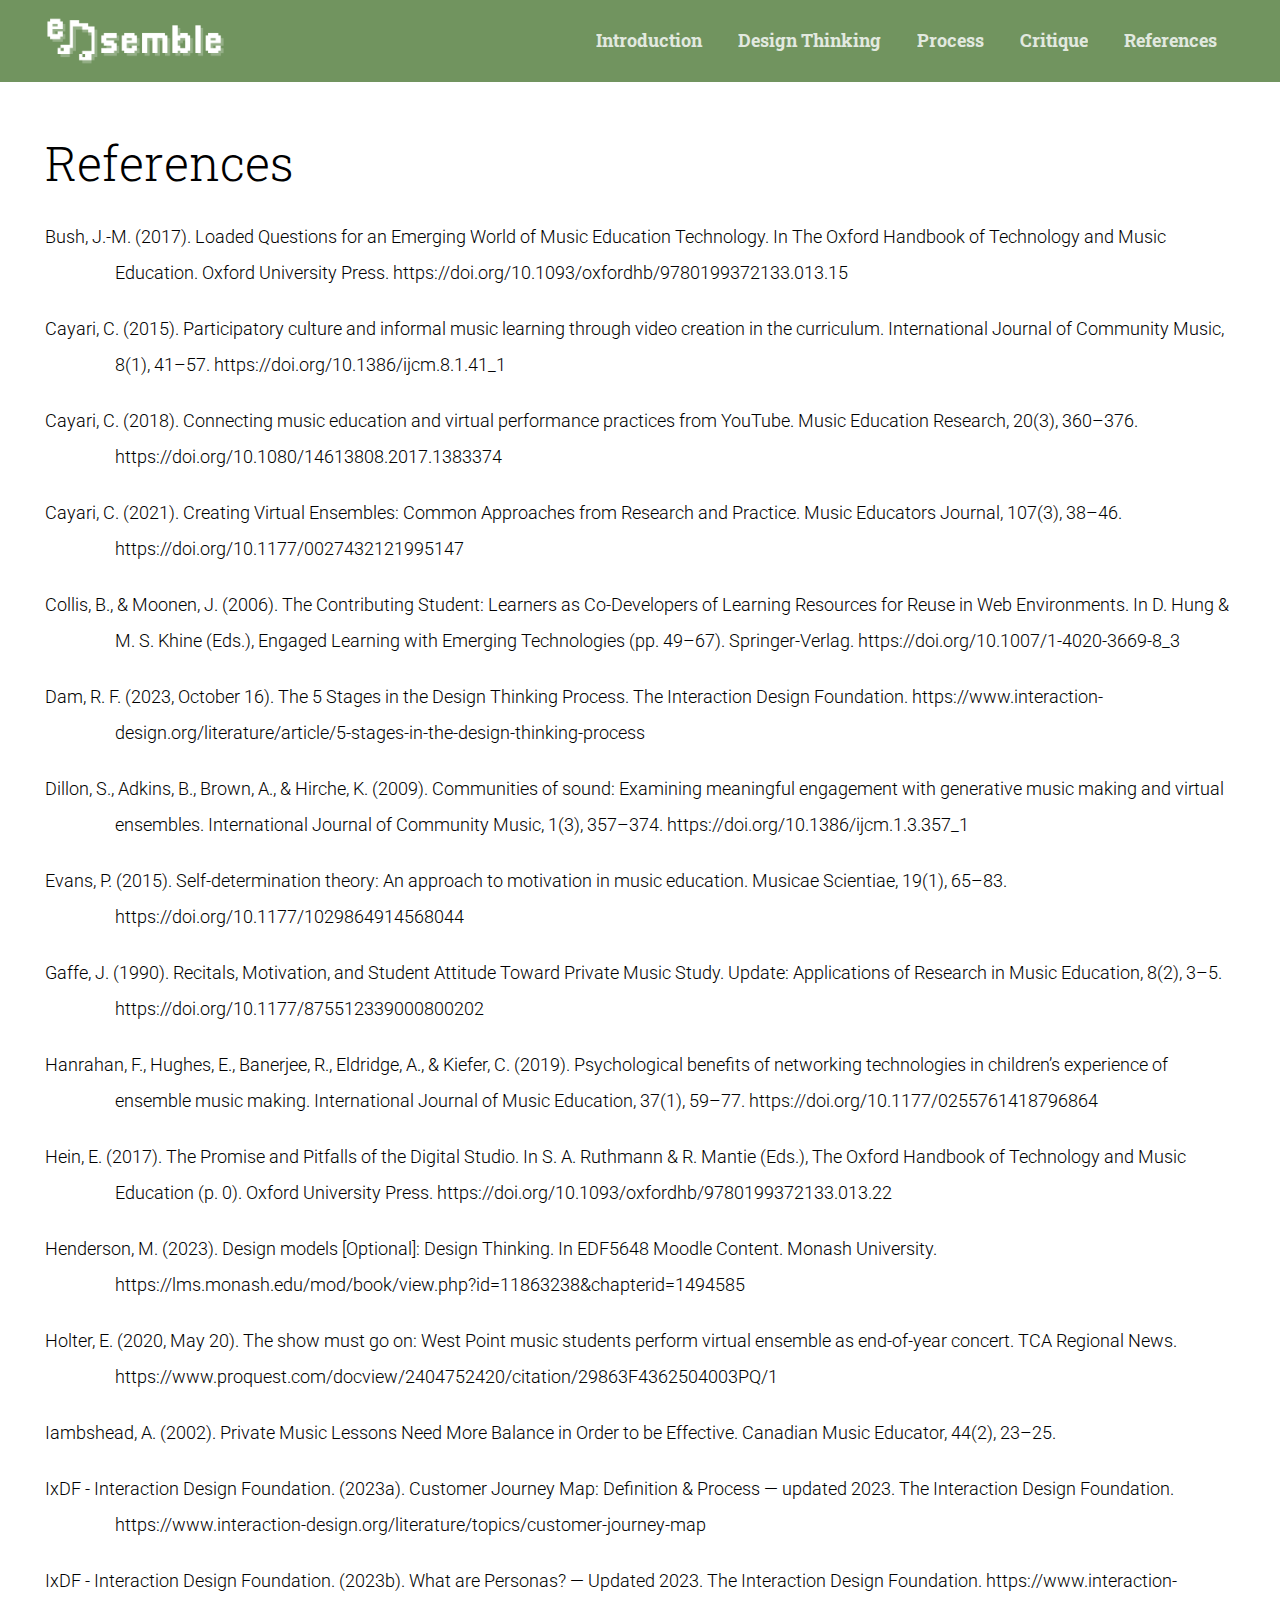
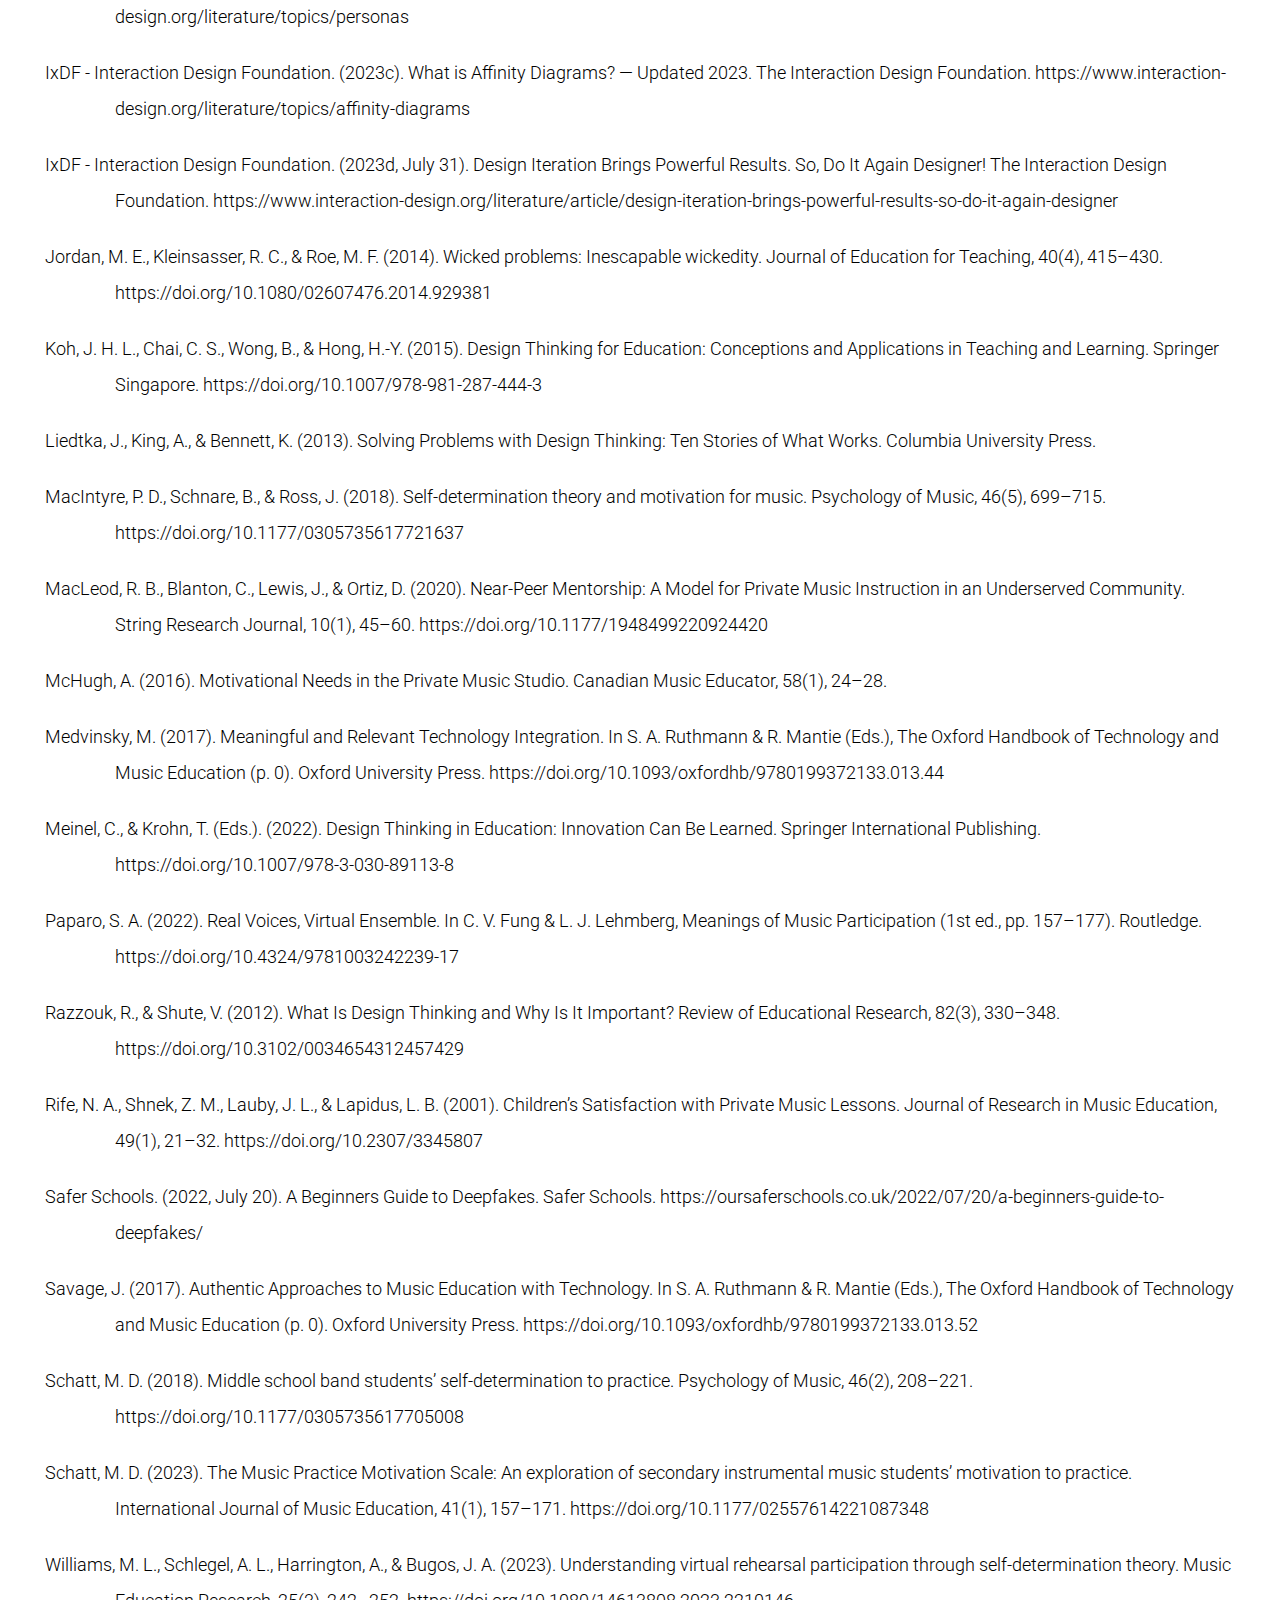
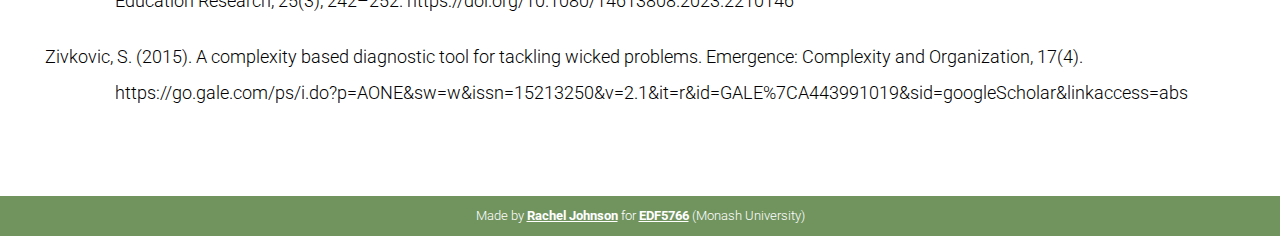
<file: references.html>
<!DOCTYPE html>
<html lang="en">
<head>
    <meta charset="UTF-8">
    <meta name="viewport" content="width=device-width, initial-scale=1.0">
    <meta http-equiv="X-UA-Compatible" content="ie=edge">
    <title>e-Semble - EDF5766</title>
    <link rel="stylesheet" href="./css/styles.css">
    <link rel="icon" type="image/png" href="favicon-32x32.png" sizes="32x32"/>
    <link rel="icon" type="image/png" href="favicon-16x16.png" sizes="16x16"/>

</head>
<body>
<div class="container">
    <header>
        <!-- header inputted by JS -->
    </header>
    <main style="grid-template-columns: 1fr">
<!--        <aside>-->
<!--            <div id="outline">-->
<!--                &lt;!&ndash; outline inputted by JS &ndash;&gt;-->
<!--            </div>-->
<!--        </aside>-->
        <article>
            <h1>References</h1>
            <div class="references">
                <p>Bush, J.-M. (2017). Loaded Questions for an Emerging World of Music Education Technology. In The
                    Oxford Handbook of Technology and Music Education. Oxford University Press.
                    https://doi.org/10.1093/oxfordhb/9780199372133.013.15</p>
                <p>Cayari, C. (2015). Participatory culture and informal music learning through video creation in the
                    curriculum. International Journal of Community Music, 8(1), 41–57.
                    https://doi.org/10.1386/ijcm.8.1.41_1</p>
                <p>Cayari, C. (2018). Connecting music education and virtual performance practices from YouTube. Music
                    Education Research, 20(3), 360–376. https://doi.org/10.1080/14613808.2017.1383374</p>
                <p>Cayari, C. (2021). Creating Virtual Ensembles: Common Approaches from Research and Practice. Music
                    Educators Journal, 107(3), 38–46. https://doi.org/10.1177/0027432121995147</p>
                <p>Collis, B., & Moonen, J. (2006). The Contributing Student: Learners as Co-Developers of Learning
                    Resources for Reuse in Web Environments. In D. Hung & M. S. Khine (Eds.), Engaged Learning with
                    Emerging Technologies (pp. 49–67). Springer-Verlag. https://doi.org/10.1007/1-4020-3669-8_3</p>
                <p>Dam, R. F. (2023, October 16). The 5 Stages in the Design Thinking Process. The Interaction Design
                    Foundation.
                    https://www.interaction-design.org/literature/article/5-stages-in-the-design-thinking-process</p>
                <p>Dillon, S., Adkins, B., Brown, A., & Hirche, K. (2009). Communities of sound: Examining meaningful
                    engagement with generative music making and virtual ensembles. International Journal of Community
                    Music, 1(3), 357–374. https://doi.org/10.1386/ijcm.1.3.357_1</p>
                <p>Evans, P. (2015). Self-determination theory: An approach to motivation in music education. Musicae
                    Scientiae, 19(1), 65–83. https://doi.org/10.1177/1029864914568044</p>
                <p>Gaffe, J. (1990). Recitals, Motivation, and Student Attitude Toward Private Music Study. Update:
                    Applications of Research in Music Education, 8(2), 3–5.
                    https://doi.org/10.1177/875512339000800202</p>
                <p>Hanrahan, F., Hughes, E., Banerjee, R., Eldridge, A., & Kiefer, C. (2019). Psychological benefits of
                    networking technologies in children’s experience of ensemble music making. International Journal of
                    Music Education, 37(1), 59–77. https://doi.org/10.1177/0255761418796864</p>
                <p>Hein, E. (2017). The Promise and Pitfalls of the Digital Studio. In S. A. Ruthmann & R. Mantie
                    (Eds.), The Oxford Handbook of Technology and Music Education (p. 0). Oxford University Press.
                    https://doi.org/10.1093/oxfordhb/9780199372133.013.22</p>
                <p>Henderson, M. (2023). Design models [Optional]: Design Thinking. In EDF5648 Moodle Content. Monash
                    University. https://lms.monash.edu/mod/book/view.php?id=11863238&chapterid=1494585</p>
                <p>Holter, E. (2020, May 20). The show must go on: West Point music students perform virtual ensemble
                    as end-of-year concert. TCA Regional News.
                    https://www.proquest.com/docview/2404752420/citation/29863F4362504003PQ/1</p>
                <p>Iambshead, A. (2002). Private Music Lessons Need More Balance in Order to be Effective. Canadian
                    Music Educator, 44(2), 23–25.</p>
                <p>IxDF - Interaction Design Foundation. (2023a). Customer Journey Map: Definition & Process — updated
                    2023. The Interaction Design Foundation.
                    https://www.interaction-design.org/literature/topics/customer-journey-map</p>
                <p>IxDF - Interaction Design Foundation. (2023b). What are Personas? — Updated 2023. The Interaction
                    Design Foundation. https://www.interaction-design.org/literature/topics/personas</p>
                <p>IxDF - Interaction Design Foundation. (2023c). What is Affinity Diagrams? — Updated 2023. The
                    Interaction Design Foundation.
                    https://www.interaction-design.org/literature/topics/affinity-diagrams</p>
                <p>IxDF - Interaction Design Foundation. (2023d, July 31). Design Iteration Brings Powerful Results.
                    So, Do It Again Designer! The Interaction Design Foundation.
                    https://www.interaction-design.org/literature/article/design-iteration-brings-powerful-results-so-do-it-again-designer</p>
                <p>Jordan, M. E., Kleinsasser, R. C., & Roe, M. F. (2014). Wicked problems: Inescapable wickedity.
                    Journal of Education for Teaching, 40(4), 415–430. https://doi.org/10.1080/02607476.2014.929381</p>
                <p>Koh, J. H. L., Chai, C. S., Wong, B., & Hong, H.-Y. (2015). Design Thinking for Education:
                    Conceptions and Applications in Teaching and Learning. Springer Singapore.
                    https://doi.org/10.1007/978-981-287-444-3</p>
                <p>Liedtka, J., King, A., & Bennett, K. (2013). Solving Problems with Design Thinking: Ten Stories of
                    What Works. Columbia University Press.</p>
                <p>MacIntyre, P. D., Schnare, B., & Ross, J. (2018). Self-determination theory and motivation for
                    music. Psychology of Music, 46(5), 699–715. https://doi.org/10.1177/0305735617721637</p>
                <p>MacLeod, R. B., Blanton, C., Lewis, J., & Ortiz, D. (2020). Near-Peer Mentorship: A Model for
                    Private Music Instruction in an Underserved Community. String Research Journal, 10(1), 45–60.
                    https://doi.org/10.1177/1948499220924420</p>
                <p>McHugh, A. (2016). Motivational Needs in the Private Music Studio. Canadian Music Educator, 58(1),
                    24–28.</p>
                <p>Medvinsky, M. (2017). Meaningful and Relevant Technology Integration. In S. A. Ruthmann & R. Mantie
                    (Eds.), The Oxford Handbook of Technology and Music Education (p. 0). Oxford University Press.
                    https://doi.org/10.1093/oxfordhb/9780199372133.013.44</p>
                <p>Meinel, C., & Krohn, T. (Eds.). (2022). Design Thinking in Education: Innovation Can Be Learned.
                    Springer International Publishing. https://doi.org/10.1007/978-3-030-89113-8</p>
                <p>Paparo, S. A. (2022). Real Voices, Virtual Ensemble. In C. V. Fung & L. J. Lehmberg, Meanings of
                    Music Participation (1st ed., pp. 157–177). Routledge. https://doi.org/10.4324/9781003242239-17</p>
                <p>Razzouk, R., & Shute, V. (2012). What Is Design Thinking and Why Is It Important? Review of
                    Educational Research, 82(3), 330–348. https://doi.org/10.3102/0034654312457429</p>
                <p>Rife, N. A., Shnek, Z. M., Lauby, J. L., & Lapidus, L. B. (2001). Children’s Satisfaction with
                    Private Music Lessons. Journal of Research in Music Education, 49(1), 21–32.
                    https://doi.org/10.2307/3345807</p>
                <p>Safer Schools. (2022, July 20). A Beginners Guide to Deepfakes. Safer Schools.
                    https://oursaferschools.co.uk/2022/07/20/a-beginners-guide-to-deepfakes/</p>
                <p>Savage, J. (2017). Authentic Approaches to Music Education with Technology. In S. A. Ruthmann & R.
                    Mantie (Eds.), The Oxford Handbook of Technology and Music Education (p. 0). Oxford University
                    Press. https://doi.org/10.1093/oxfordhb/9780199372133.013.52</p>
                <p>Schatt, M. D. (2018). Middle school band students’ self-determination to practice. Psychology of
                    Music, 46(2), 208–221. https://doi.org/10.1177/0305735617705008</p>
                <p>Schatt, M. D. (2023). The Music Practice Motivation Scale: An exploration of secondary instrumental
                    music students’ motivation to practice. International Journal of Music Education, 41(1), 157–171.
                    https://doi.org/10.1177/02557614221087348</p>
                <p>Williams, M. L., Schlegel, A. L., Harrington, A., & Bugos, J. A. (2023). Understanding virtual
                    rehearsal participation through self-determination theory. Music Education Research, 25(3), 242–252.
                    https://doi.org/10.1080/14613808.2023.2210146</p>
                <p>Zivkovic, S. (2015). A complexity based diagnostic tool for tackling wicked problems. Emergence:
                    Complexity and Organization, 17(4).
                    https://go.gale.com/ps/i.do?p=AONE&sw=w&issn=15213250&v=2.1&it=r&id=GALE%7CA443991019&sid=googleScholar&linkaccess=abs</p>
            </div>
        </article>
        <div id="back-to-top">
            <button id="top-button">↑</button>
        </div>
    </main>
    <footer>
        <!--footer inputted by JS-->
    </footer>
</div>

<script src="index.js"></script>
</body>
</html>
</file>
<file: css/styles.css>
@import url("https://fonts.googleapis.com/css2?family=Roboto+Slab:wght@500;700&family=Roboto:wght@300;400&display=swap");
/******
RESETTING STYLES
 */
*, *::before, *::after {
  box-sizing: border-box;
}

* {
  margin: 0;
  padding: 0;
  font-family: "Roboto", sans-serif;
  font-weight: 300;
}

html {
  scroll-behavior: smooth;
}

body {
  line-height: 1.5;
  -webkit-font-smoothing: antialiased;
}

img, picture, video, canvas, svg {
  display: block;
  max-width: 100%;
}

input, button, textarea, select {
  font: inherit;
}

p, li {
  font-size: 18px;
}

a {
  color: #71945f;
  font-weight: 700;
  text-decoration: underline;
}

h1, h2, h3, h4, h5, h6 {
  overflow-wrap: break-word;
  font-family: "Roboto Slab", serif;
  scroll-margin-top: 120px;
}

h1 {
  font-size: 3rem;
  margin-bottom: 20px;
}

h2 {
  margin-top: 40px;
  font-size: 2rem;
}

h3 {
  font-size: 1.5rem;
  margin-top: 30px;
}

h4 {
  font-size: 1.2rem;
  margin-top: 15px;
}

b {
  font-weight: 600;
}

#root, #__next {
  isolation: isolate;
}

body {
  background: #eee;
}

/*
CONTAINER STYLES
 */
.container {
  background: #fff;
  max-width: 1400px;
  margin: 0 auto;
}

/*
SECTION STYLES
 */
header, footer {
  padding: 10px 20px;
}
@media (min-width: 720px) {
  header, footer {
    padding: 10px 45px;
  }
}
header img, footer img {
  height: 50px;
  display: flex;
}

main {
  padding: 20px;
}
@media (min-width: 720px) {
  main {
    padding: 45px;
  }
}

header, footer {
  background: #71945f;
  color: white;
}

header {
  display: flex;
  flex-direction: column;
  position: sticky;
  top: 0;
}
@media (min-width: 720px) {
  header {
    flex-direction: row;
    justify-content: space-between;
    align-items: center;
  }
}
header .logo-container {
  display: flex;
  justify-content: space-between;
  align-items: center;
}
header .logo-container #hamburger, header .logo-container #close {
  background: none;
  border: 0;
  color: white;
  font-size: 3rem;
}
@media (min-width: 720px) {
  header .logo-container #hamburger, header .logo-container #close {
    display: none;
  }
}
header .logo-container #close {
  display: none;
  font-weight: 400;
}
header nav {
  display: none;
  flex-direction: column;
  align-items: center;
  margin: 20px 0;
  flex-wrap: wrap;
}
@media (min-width: 720px) {
  header nav {
    flex-direction: row;
    margin: 0;
    display: flex;
    position: relative;
  }
}
header nav div.dropdown {
  display: flex;
  flex-direction: column;
  align-items: center;
}
@media (min-width: 720px) {
  header nav div.dropdown {
    padding: 0;
    flex-direction: row;
    font-size: 1rem;
    align-items: center;
    position: relative;
  }
  header nav div.dropdown:hover .submenu {
    display: flex;
  }
  header nav div.dropdown:hover a:hover:not(.dropdown-item) {
    background-color: #71945f;
    color: white;
  }
}
header nav a {
  font-size: 2rem;
  font-family: "Roboto Slab", serif;
  color: white;
  text-decoration: none;
  opacity: 0.8;
  transition: 0.2s opacity;
  padding: 20px;
}
header nav a:hover {
  opacity: 1;
}
@media (min-width: 720px) {
  header nav a {
    font-size: 1.1rem;
    padding: 18px;
  }
}
header nav .submenu {
  display: none;
  flex-direction: column;
}
header nav .submenu a {
  padding: 10px 20px;
  text-align: center;
}
@media (min-width: 720px) {
  header nav .submenu {
    background: #8bab7b;
    position: absolute;
    top: 60px;
  }
  header nav .submenu.ideate {
    right: 200px;
  }
  header nav .submenu.prototype {
    right: 100px;
  }
}

main {
  display: grid;
  grid-gap: 20px;
}
@media (min-width: 720px) {
  main {
    grid-template-columns: 1fr 3fr;
  }
}

aside #outline {
  position: sticky;
  top: 100px;
  padding: 10px;
  display: flex;
  flex-direction: column;
}
aside #outline a {
  margin-bottom: 10px;
  font-size: 1.2rem;
  text-decoration: none;
  color: #71945f;
}
aside #outline a.heading-level-1 {
  font-weight: 400;
}
aside #outline a.heading-level-2 {
  margin-left: 20px;
  font-weight: 300;
}
aside #outline a.heading-level-3 {
  margin-left: 40px;
  font-weight: 300;
}
aside #outline a.heading-level-4 {
  margin-left: 60px;
  font-weight: 300;
}

article p {
  margin-bottom: 20px;
  line-height: 2;
  font-size: 18px;
}

footer {
  text-align: center;
  font-size: 0.8rem;
}
footer a {
  color: white;
}

.show {
  display: flex !important;
}

.hide {
  display: none !important;
}

table {
  width: 100%;
  table-layout: fixed;
  margin: 20px 0;
}
table th {
  padding: 10px;
  background: #71945f;
  color: white;
  font-weight: 800;
}
table td {
  border: 1px solid #71945f;
  vertical-align: top;
  padding: 10px;
}
table td ul li {
  list-style-type: circle;
  padding-left: 10px;
  word-break: break-all;
  font-size: 1rem;
  text-align: left;
  margin-left: 25px;
}

.gamification-elements {
  margin: 25px 0;
}
.gamification-elements .row {
  display: grid;
  grid-template-columns: 1fr 3fr;
  align-items: center;
  justify-content: center;
  margin: 20px 0;
}
.gamification-elements .row .element-image {
  display: flex;
  align-items: center;
  justify-content: center;
}
.gamification-elements .row p {
  margin: 0;
  padding: 0;
}

.elements li {
  margin-left: 20px;
  margin-top: 10px;
}

iframe.video {
  width: 100%;
  aspect-ratio: 16/9;
}

iframe.prototype {
  width: 100%;
  aspect-ratio: 4/3;
}

#top-button {
  display: none; /* Hidden by default */
  position: fixed; /* Fixed/sticky position */
  bottom: 20px; /* Place the button at the bottom of the page */
  right: 30px; /* Place the button 30px from the right */
  z-index: 99; /* Make sure it does not overlap */
  border: none; /* Remove borders */
  outline: none; /* Remove outline */
  background-color: #71945f; /* Set a background color */
  color: white; /* Text color */
  cursor: pointer; /* Add a mouse pointer on hover */
  padding: 15px; /* Some padding */
  border-radius: 10px; /* Rounded corners */
  font-size: 2rem; /* Increase font size */
  font-weight: 600;
}

.references p {
  padding-left: 70px;
  text-indent: -70px;
}

.design-thinking-examples {
  margin-left: 25px;
  margin-bottom: 10px;
}
.design-thinking-examples li {
  padding-left: 10px;
}

.plan a.stage {
  color: white;
}

/*# sourceMappingURL=styles.css.map */
</file>
